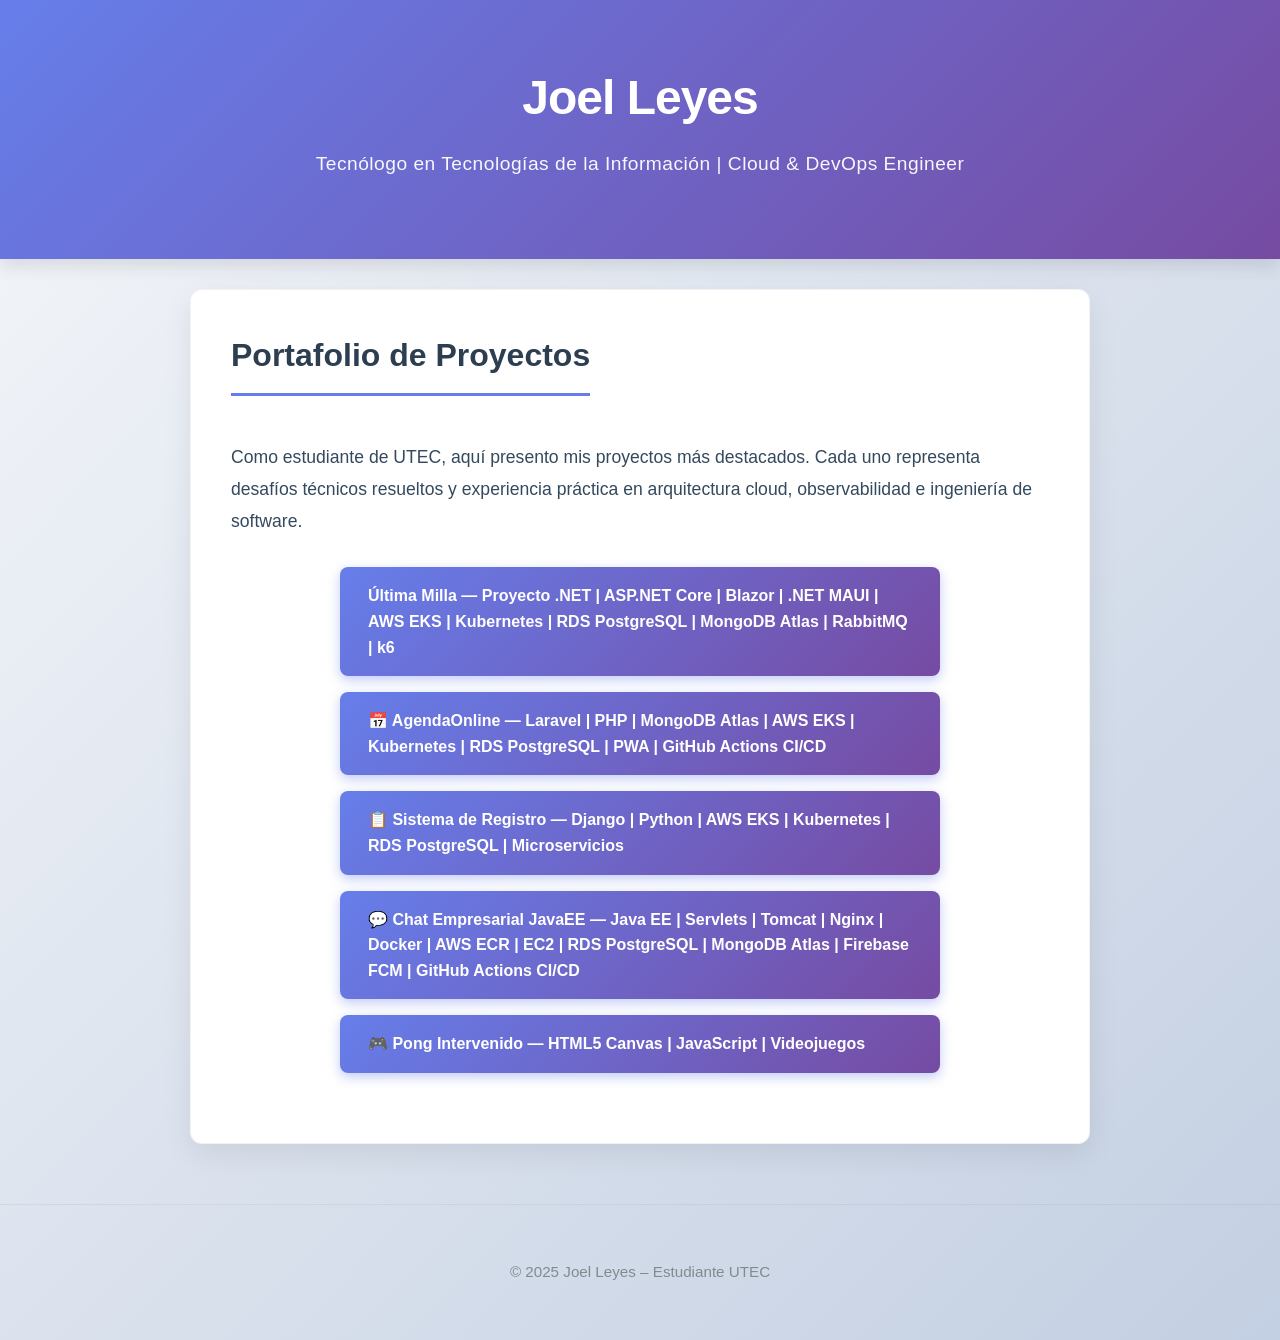
<file: index.html>
<!DOCTYPE html>
<html lang="es">
<head>
    <meta charset="UTF-8">
    <meta name="viewport" content="width=device-width, initial-scale=1.0">
    <title>Portafolio – Joel Leyes</title>
    <link rel="stylesheet" href="css/styles.css">
</head>

<body>

    <header>
        <h1>Joel Leyes</h1>
        <p class="subtitulo">Tecnólogo en Tecnologías de la Información | Cloud & DevOps Engineer</p>
    </header>

    <section class="proyecto">
        <h2>Portafolio de Proyectos</h2>
        <p class="descripcion">
            Como estudiante de UTEC, aquí presento mis proyectos más destacados. Cada uno representa desafíos técnicos resueltos y experiencia práctica en arquitectura cloud, observabilidad e ingeniería de software.
        </p>

        <div class="links-proyectos">
            <a href="ultimaMilla.html" class="enlace-proyecto">Última Milla — Proyecto .NET | ASP.NET Core | Blazor | .NET MAUI | AWS EKS | Kubernetes | RDS PostgreSQL | MongoDB Atlas | RabbitMQ | k6</a>
            <a href="PHP/proyecto-agenda.html" class="enlace-proyecto">📅 AgendaOnline — Laravel | PHP | MongoDB Atlas | AWS EKS | Kubernetes | RDS PostgreSQL | PWA | GitHub Actions CI/CD</a>
            <a href="Python/proyecto-registro.html" class="enlace-proyecto">📋 Sistema de Registro — Django | Python | AWS EKS | Kubernetes | RDS PostgreSQL | Microservicios</a>
            <a href="Java/proyecto-java.html" class="enlace-proyecto">💬 Chat Empresarial JavaEE — Java EE | Servlets | Tomcat | Nginx | Docker | AWS ECR | EC2 | RDS PostgreSQL | MongoDB Atlas | Firebase FCM | GitHub Actions CI/CD</a>
            <a href="Laboratorio3_Juegos/" class="enlace-proyecto">🎮 Pong Intervenido — HTML5 Canvas | JavaScript | Videojuegos</a>
        </div>

    </section>

    <footer>
        <p>© 2025 Joel Leyes – Estudiante UTEC</p>
    </footer>

</body>
</html>
</file>
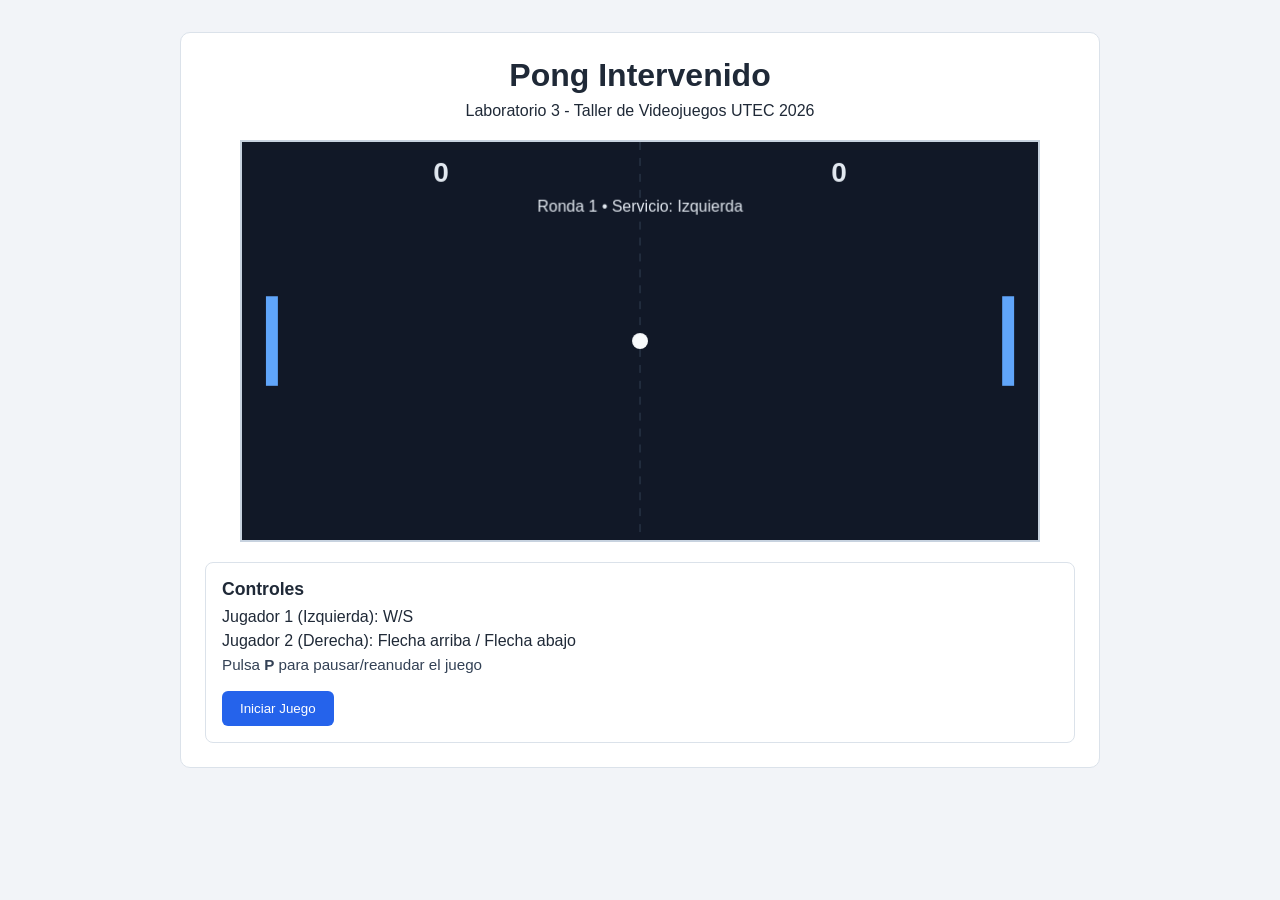
<file: Laboratorio3_Juegos/index.html>
<!DOCTYPE html>
<html lang="es">
<head>
    <meta charset="UTF-8">
    <meta name="viewport" content="width=device-width, initial-scale=1.0">
    <title>Laboratorio 3 - Pong Intervenido</title>
    <link rel="stylesheet" href="styles.css">
</head>
<body>
    <main class="contenedor">
        <header class="encabezado">
            <h1>Pong Intervenido</h1>
            <p>Laboratorio 3 - Taller de Videojuegos UTEC 2026</p>
        </header>

        <section class="area-juego" aria-label="Area principal del juego">
            <canvas id="gameCanvas" width="800" height="400"></canvas>
        </section>

        <section class="panel" aria-label="Panel de controles">
            <h2>Controles</h2>
            <p>Jugador 1 (Izquierda): W/S</p>
            <p>Jugador 2 (Derecha): Flecha arriba / Flecha abajo</p>
            <p class="hint">Pulsa <strong>P</strong> para pausar/reanudar el juego</p>
            <button id="startBtn" type="button">Iniciar Juego</button>
        </section>
    </main>

    <script src="game.js"></script>
</body>
</html>
</file>
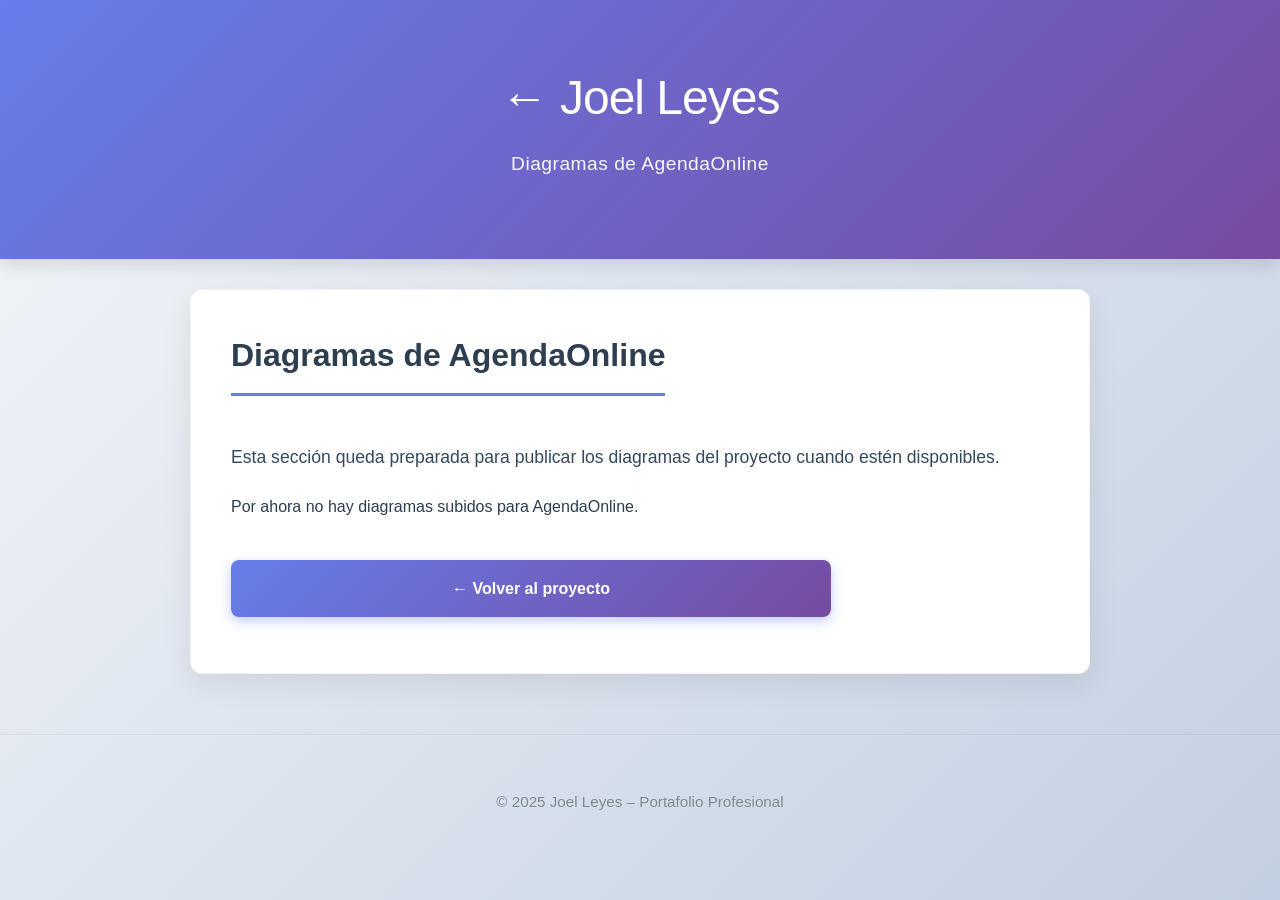
<file: diagramas-agenda.html>
<!DOCTYPE html>
<html lang="es">
<head>
    <meta charset="UTF-8">
    <meta name="viewport" content="width=device-width, initial-scale=1.0">
    <title>Diagramas de AgendaOnline – Joel Leyes</title>
    <link rel="stylesheet" href="css/styles.css">
</head>

<body>

    <header>
        <h1><a href="index.html" style="color: inherit; text-decoration: none;">← Joel Leyes</a></h1>
        <p class="subtitulo">Diagramas de AgendaOnline</p>
    </header>

    <section class="proyecto">
        <h2>Diagramas de AgendaOnline</h2>
        <p class="descripcion">
            Esta sección queda preparada para publicar los diagramas del proyecto cuando estén disponibles.
        </p>
        <p>
            Por ahora no hay diagramas subidos para AgendaOnline.
        </p>
        <p style="margin-top: 40px; text-align: center;">
            <a href="proyecto-agenda.html" class="enlace-proyecto">← Volver al proyecto</a>
        </p>
    </section>

    <footer>
        <p>© 2025 Joel Leyes – Portafolio Profesional</p>
    </footer>

</body>
</html>
</file>
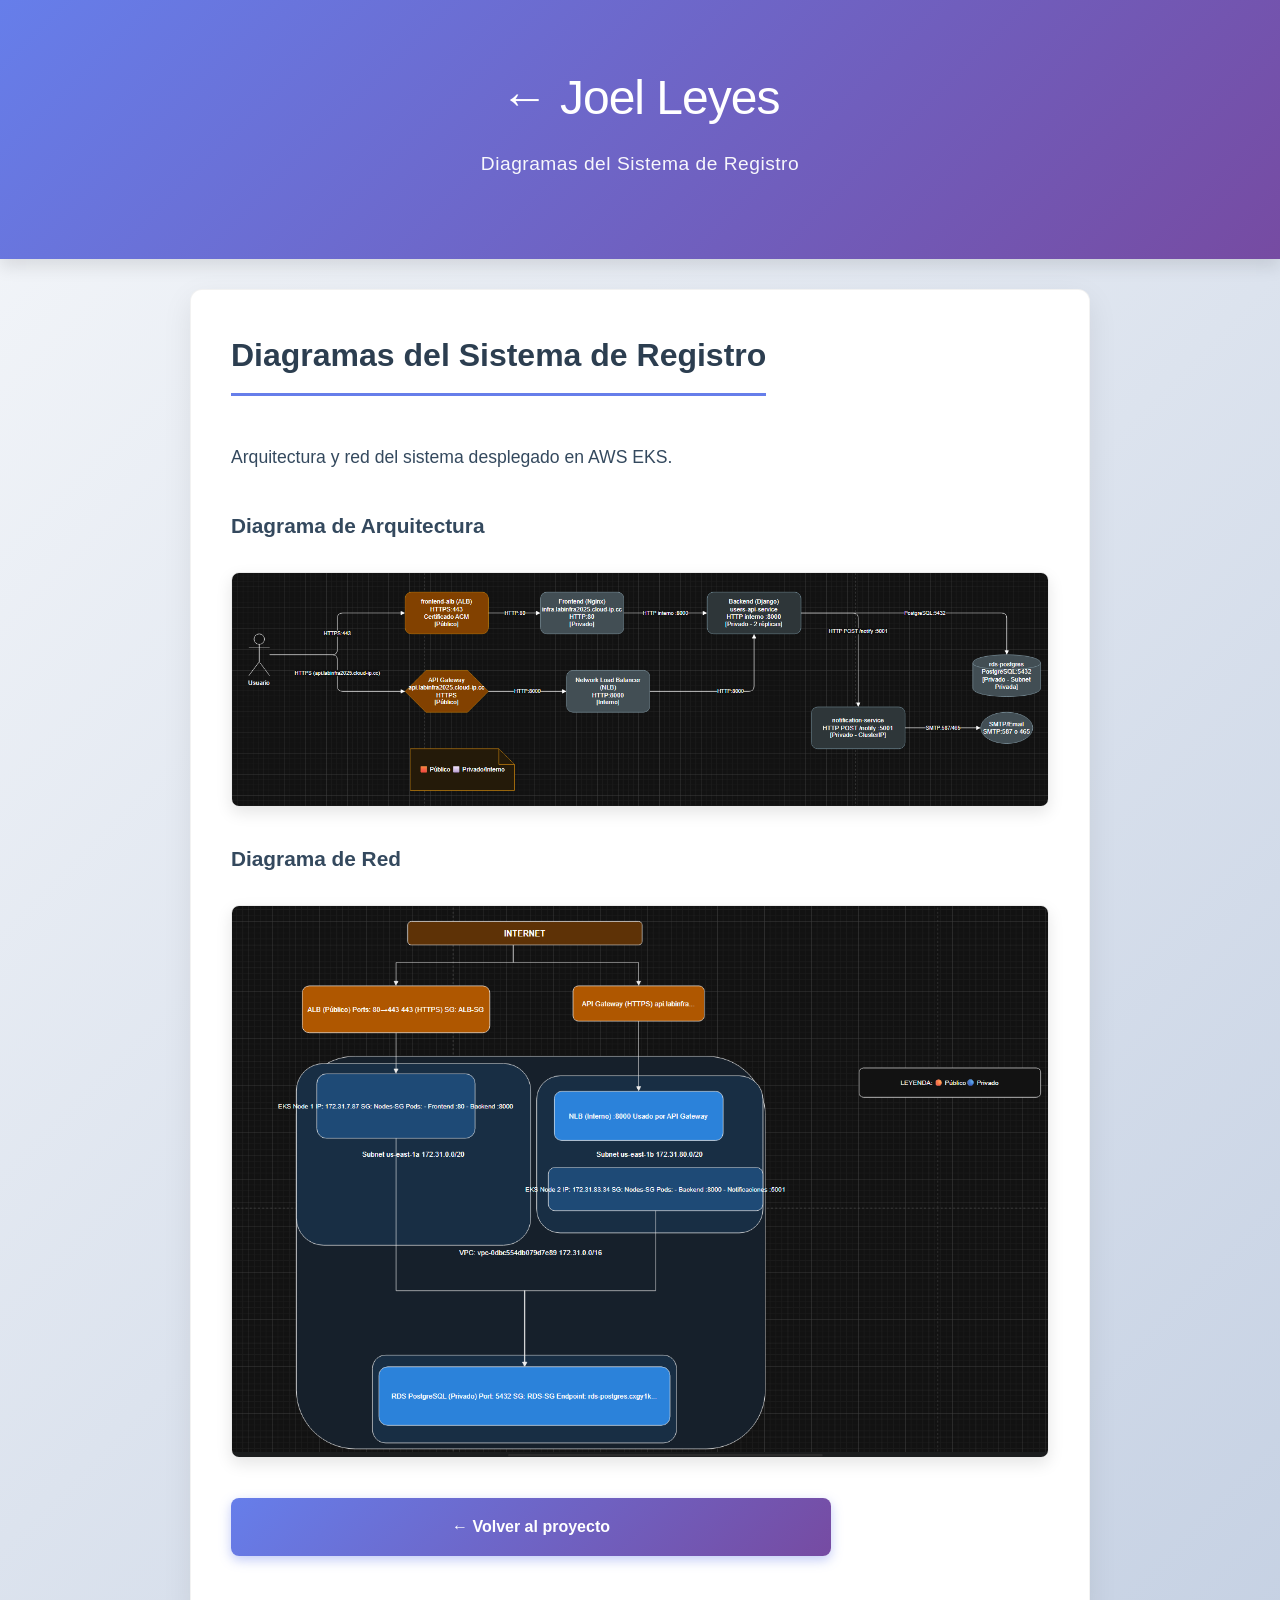
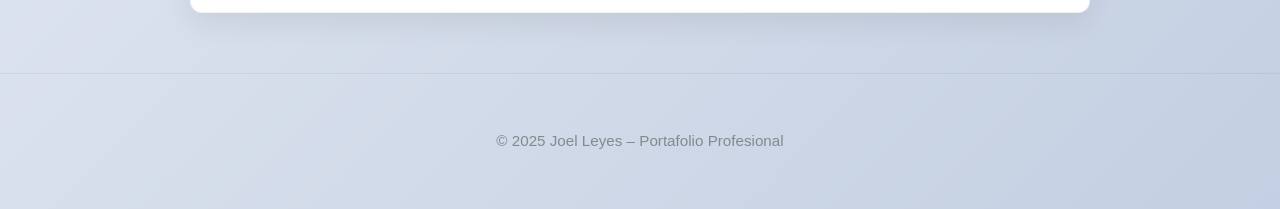
<file: diagramas-registro.html>
<!DOCTYPE html>
<html lang="es">
<head>
    <meta charset="UTF-8">
    <meta name="viewport" content="width=device-width, initial-scale=1.0">
    <title>Diagramas del Sistema de Registro – Joel Leyes</title>
    <link rel="stylesheet" href="css/styles.css">
</head>

<body>

    <header>
        <h1><a href="index.html" style="color: inherit; text-decoration: none;">← Joel Leyes</a></h1>
        <p class="subtitulo">Diagramas del Sistema de Registro</p>
    </header>

    <section class="proyecto">
        <h2>Diagramas del Sistema de Registro</h2>
        <p class="descripcion">
            Arquitectura y red del sistema desplegado en AWS EKS.
        </p>

        <h3>Diagrama de Arquitectura</h3>
        <img src="img/arquitectura.png" alt="Diagrama de Arquitectura de Microservicios" class="imagen-ejemplo">

        <h3>Diagrama de Red</h3>
        <img src="img/red.png" alt="Diagrama de Red AWS VPC" class="imagen-ejemplo">

        <p style="margin-top: 40px; text-align: center;">
            <a href="proyecto-registro.html" class="enlace-proyecto">← Volver al proyecto</a>
        </p>
    </section>

    <footer>
        <p>© 2025 Joel Leyes – Portafolio Profesional</p>
    </footer>

</body>
</html>
</file>
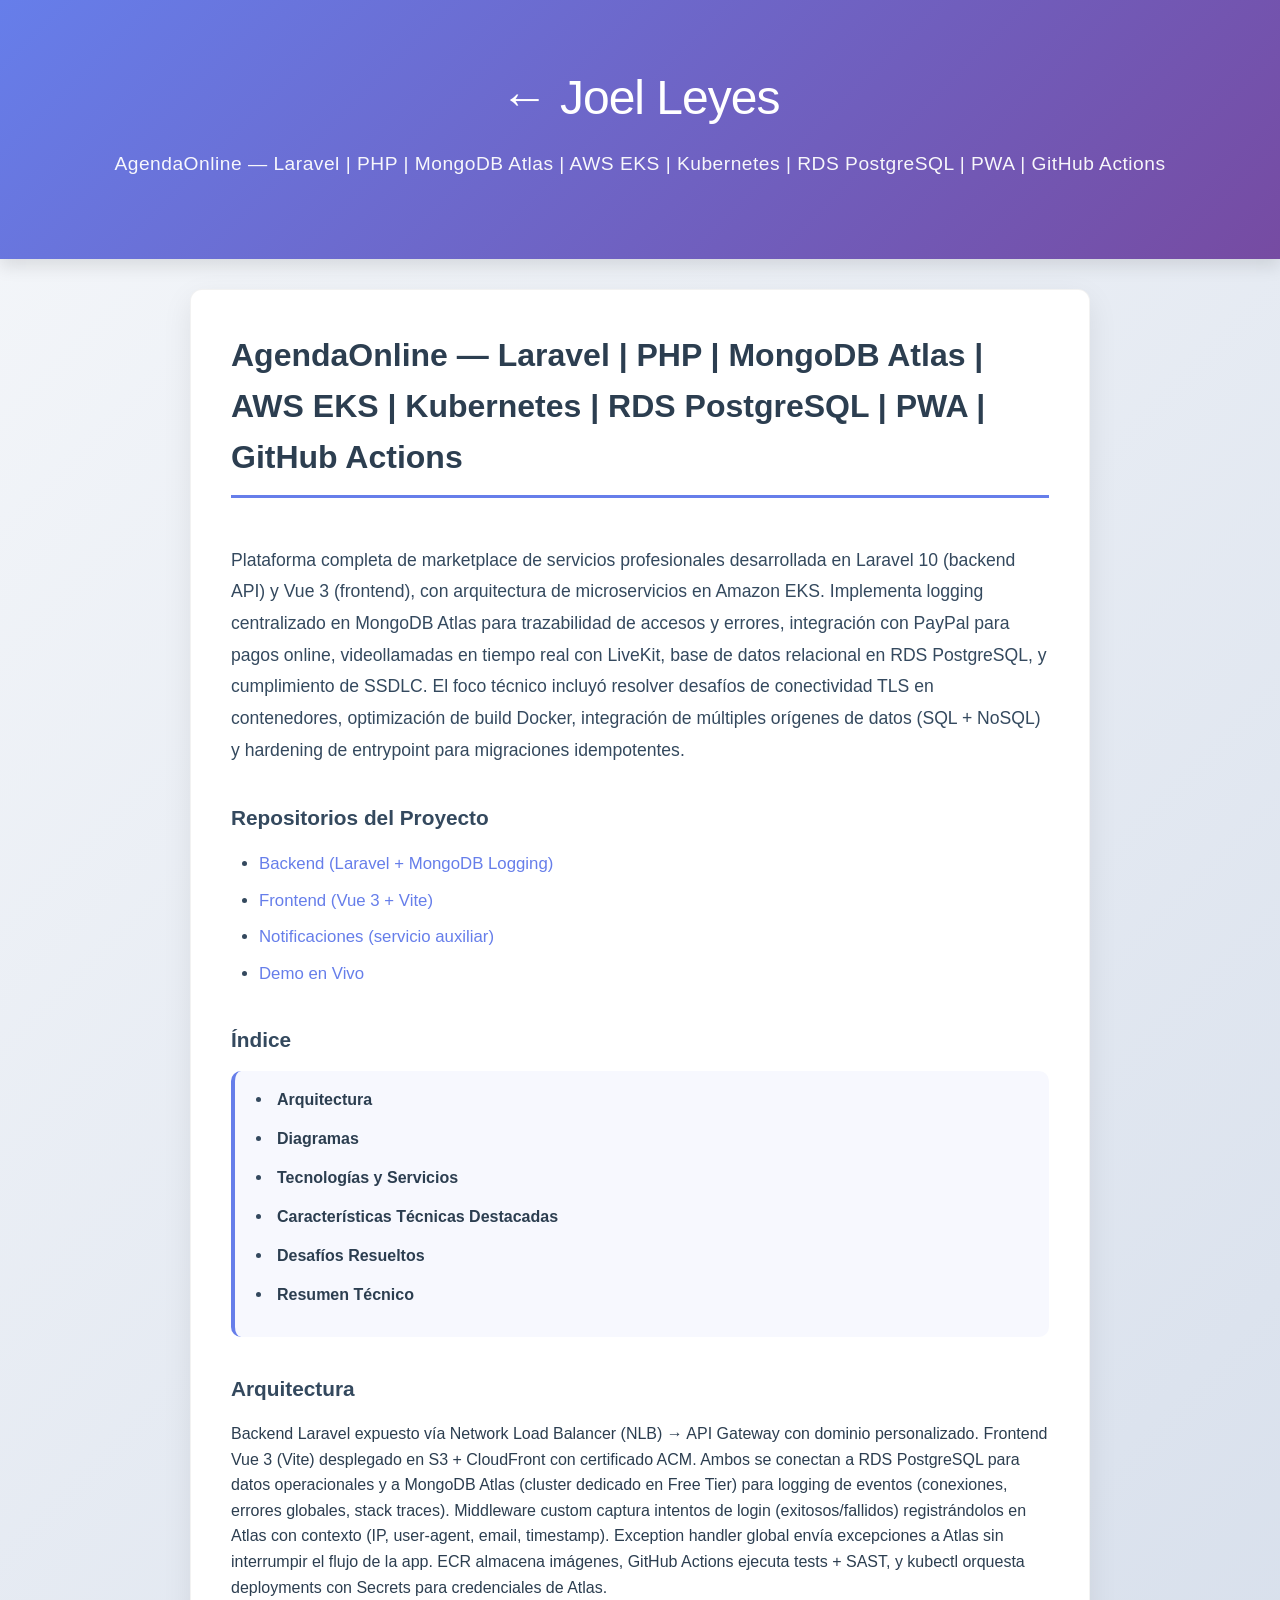
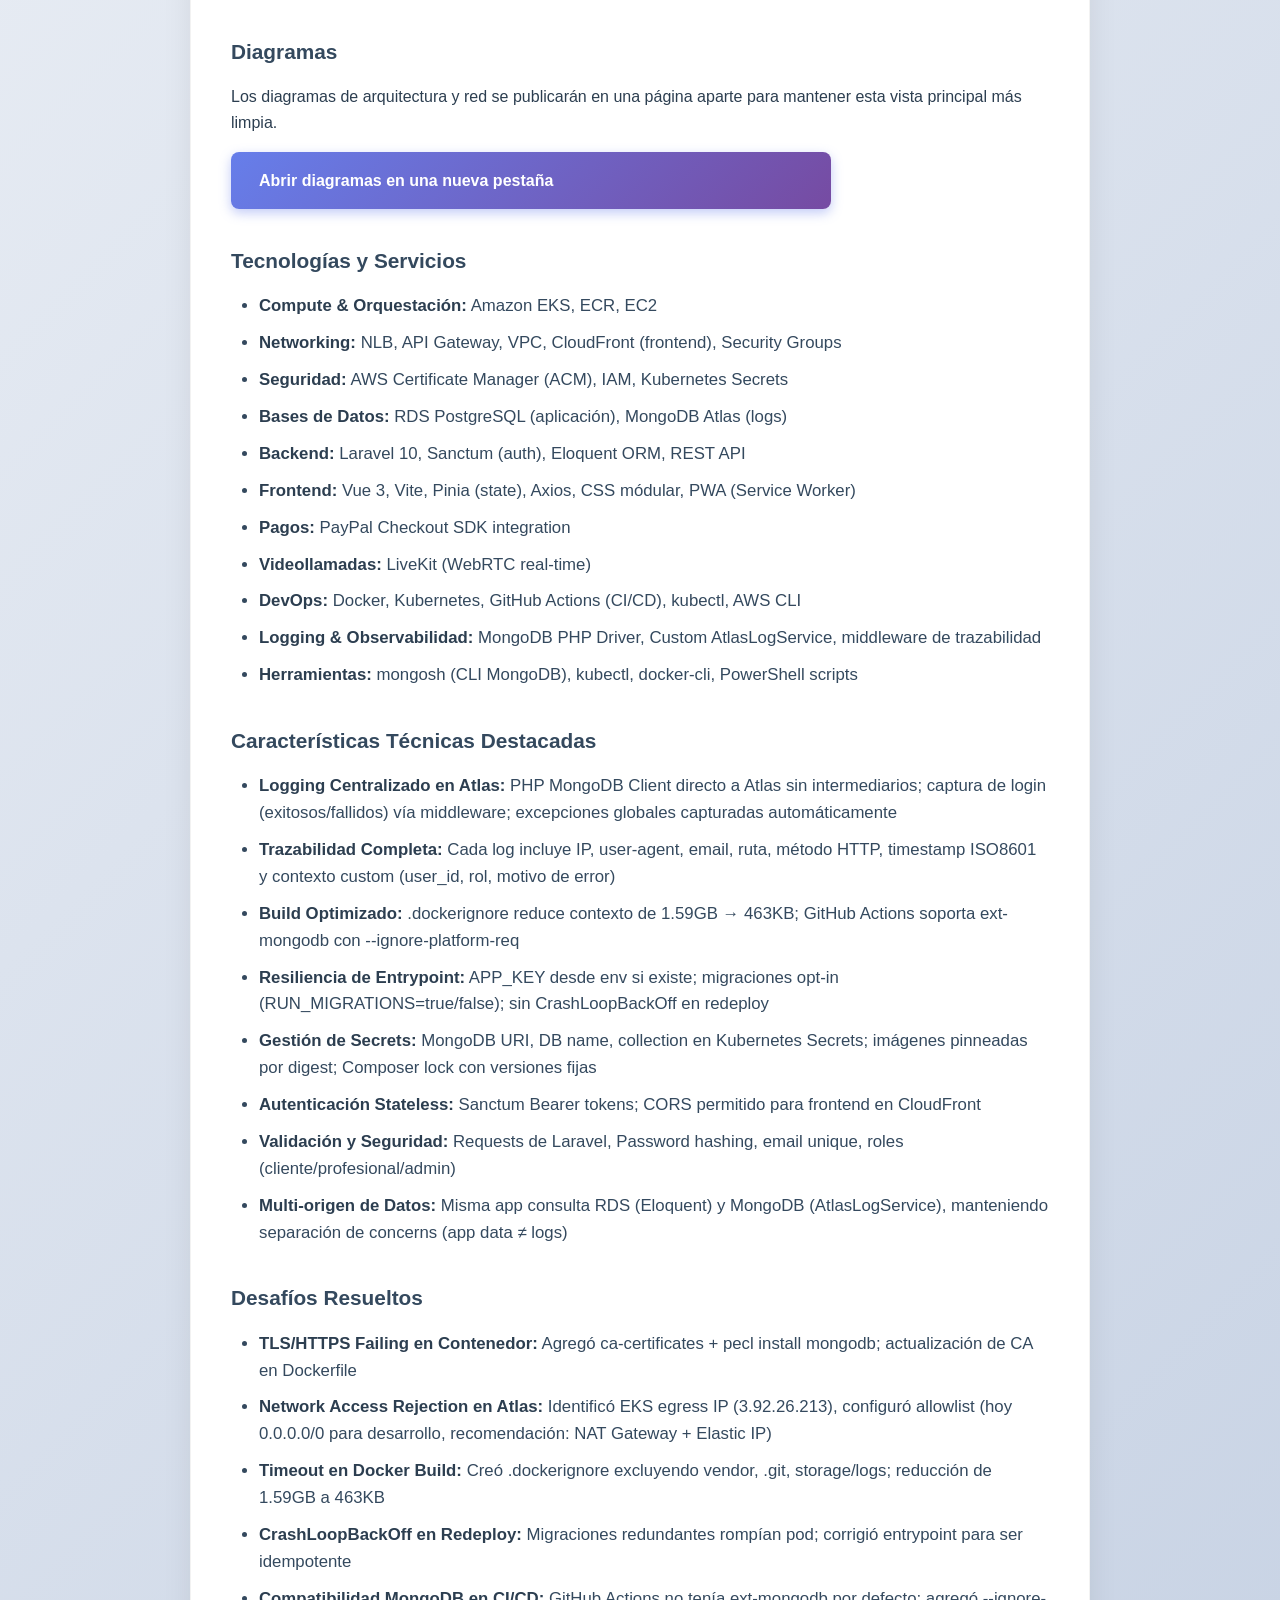
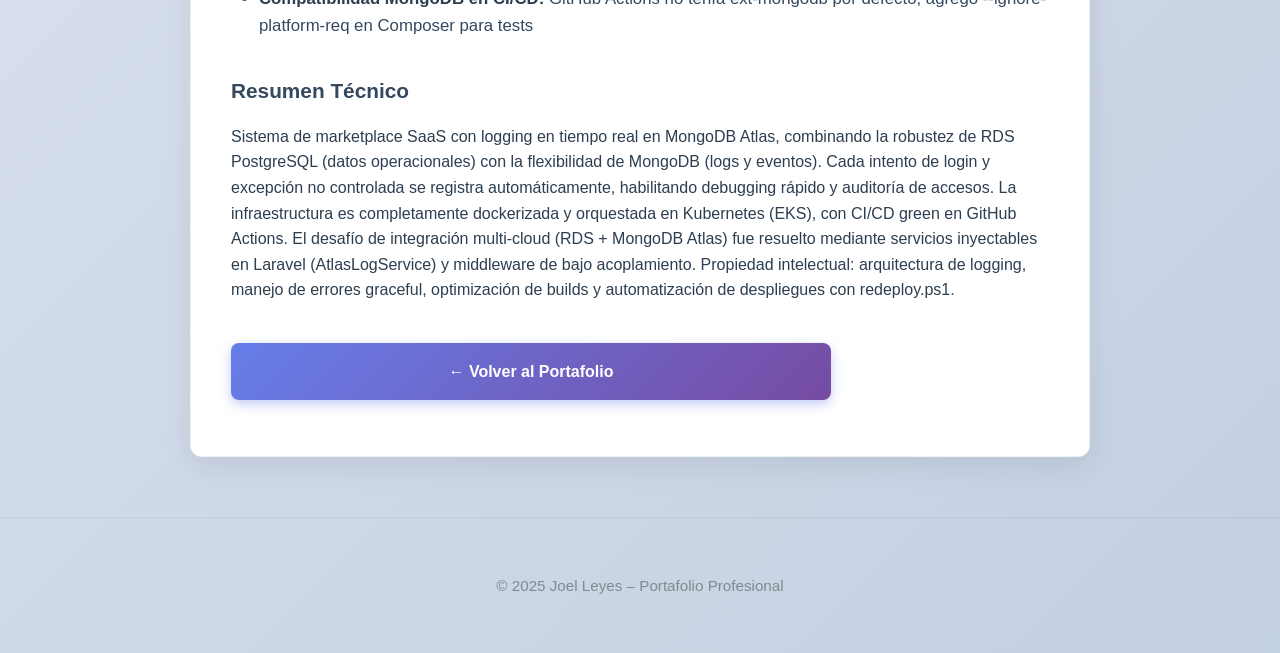
<file: proyecto-agenda.html>
<!DOCTYPE html>
<html lang="es">
<head>
    <meta charset="UTF-8">
    <meta name="viewport" content="width=device-width, initial-scale=1.0">
    <title>AgendaOnline – Joel Leyes</title>
    <link rel="stylesheet" href="css/styles.css">
</head>

<body>

    <header>
        <h1><a href="index.html" style="color: inherit; text-decoration: none;">← Joel Leyes</a></h1>
        <p class="subtitulo">AgendaOnline — Laravel | PHP | MongoDB Atlas | AWS EKS | Kubernetes | RDS PostgreSQL | PWA | GitHub Actions</p>
    </header>

    <section class="proyecto">
        <h2>AgendaOnline — Laravel | PHP | MongoDB Atlas | AWS EKS | Kubernetes | RDS PostgreSQL | PWA | GitHub Actions</h2>
        <p class="descripcion">
            Plataforma completa de marketplace de servicios profesionales desarrollada en Laravel 10 (backend API) 
            y Vue 3 (frontend), con arquitectura de microservicios en Amazon EKS. Implementa logging centralizado en 
            MongoDB Atlas para trazabilidad de accesos y errores, integración con PayPal para pagos online, videollamadas 
            en tiempo real con LiveKit, base de datos relacional en RDS PostgreSQL, y cumplimiento de SSDLC. 
            El foco técnico incluyó resolver desafíos de conectividad TLS en contenedores, optimización de build Docker, 
            integración de múltiples orígenes de datos (SQL + NoSQL) y hardening de entrypoint para migraciones idempotentes.
        </p>

        <h3>Repositorios del Proyecto</h3>
        <ul>
            <li><a href="https://github.com/JoelLeyes/Backend_Proyecto_PHP/" target="_blank">Backend (Laravel + MongoDB Logging)</a></li>
            <li><a href="https://github.com/JoelLeyes/Frontend_Proyecto_PHP/" target="_blank">Frontend (Vue 3 + Vite)</a></li>
            <li><a href="https://github.com/JoelLeyes/Notificaciones_Proyecto_PHP" target="_blank">Notificaciones (servicio auxiliar)</a></li>
            <li><a href="https://app.agendaonline.cloud-ip.cc" target="_blank">Demo en Vivo</a></li>
        </ul>

        <h3>Índice</h3>
        <ul class="indice-proyecto">
            <li><a href="#arquitectura">Arquitectura</a></li>
            <li><a href="#diagramas">Diagramas</a></li>
            <li><a href="#tecnologias-servicios">Tecnologías y Servicios</a></li>
            <li><a href="#caracteristicas-destacadas">Características Técnicas Destacadas</a></li>
            <li><a href="#desafios-resueltos">Desafíos Resueltos</a></li>
            <li><a href="#resumen-tecnico">Resumen Técnico</a></li>
        </ul>

        <h3 id="arquitectura">Arquitectura</h3>
        <p>
            Backend Laravel expuesto vía Network Load Balancer (NLB) → API Gateway con dominio personalizado. 
            Frontend Vue 3 (Vite) desplegado en S3 + CloudFront con certificado ACM. Ambos se conectan a RDS PostgreSQL 
            para datos operacionales y a MongoDB Atlas (cluster dedicado en Free Tier) para logging de eventos (conexiones, 
            errores globales, stack traces). Middleware custom captura intentos de login (exitosos/fallidos) registrándolos 
            en Atlas con contexto (IP, user-agent, email, timestamp). Exception handler global envía excepciones a Atlas sin 
            interrumpir el flujo de la app. ECR almacena imágenes, GitHub Actions ejecuta tests + SAST, y kubectl orquesta 
            deployments con Secrets para credenciales de Atlas.
        </p>

        <h3 id="diagramas">Diagramas</h3>
        <p>
            Los diagramas de arquitectura y red se publicarán en una página aparte para mantener esta vista principal más limpia.
        </p>
        <p>
            <a href="diagramas-agenda.html" target="_blank" class="enlace-proyecto">Abrir diagramas en una nueva pestaña</a>
        </p>

        <h3 id="tecnologias-servicios">Tecnologías y Servicios</h3>
        <ul>
            <li><strong>Compute & Orquestación:</strong> Amazon EKS, ECR, EC2</li>
            <li><strong>Networking:</strong> NLB, API Gateway, VPC, CloudFront (frontend), Security Groups</li>
            <li><strong>Seguridad:</strong> AWS Certificate Manager (ACM), IAM, Kubernetes Secrets</li>
            <li><strong>Bases de Datos:</strong> RDS PostgreSQL (aplicación), MongoDB Atlas (logs)</li>
            <li><strong>Backend:</strong> Laravel 10, Sanctum (auth), Eloquent ORM, REST API</li>
            <li><strong>Frontend:</strong> Vue 3, Vite, Pinia (state), Axios, CSS módular, PWA (Service Worker)</li>
            <li><strong>Pagos:</strong> PayPal Checkout SDK integration</li>
            <li><strong>Videollamadas:</strong> LiveKit (WebRTC real-time)</li>
            <li><strong>DevOps:</strong> Docker, Kubernetes, GitHub Actions (CI/CD), kubectl, AWS CLI</li>
            <li><strong>Logging & Observabilidad:</strong> MongoDB PHP Driver, Custom AtlasLogService, middleware de trazabilidad</li>
            <li><strong>Herramientas:</strong> mongosh (CLI MongoDB), kubectl, docker-cli, PowerShell scripts</li>
        </ul>

        <h3 id="caracteristicas-destacadas">Características Técnicas Destacadas</h3>
        <ul>
            <li><strong>Logging Centralizado en Atlas:</strong> PHP MongoDB Client directo a Atlas sin intermediarios; captura de login (exitosos/fallidos) vía middleware; excepciones globales capturadas automáticamente</li>
            <li><strong>Trazabilidad Completa:</strong> Cada log incluye IP, user-agent, email, ruta, método HTTP, timestamp ISO8601 y contexto custom (user_id, rol, motivo de error)</li>
            <li><strong>Build Optimizado:</strong> .dockerignore reduce contexto de 1.59GB → 463KB; GitHub Actions soporta ext-mongodb con --ignore-platform-req</li>
            <li><strong>Resiliencia de Entrypoint:</strong> APP_KEY desde env si existe; migraciones opt-in (RUN_MIGRATIONS=true/false); sin CrashLoopBackOff en redeploy</li>
            <li><strong>Gestión de Secrets:</strong> MongoDB URI, DB name, collection en Kubernetes Secrets; imágenes pinneadas por digest; Composer lock con versiones fijas</li>
            <li><strong>Autenticación Stateless:</strong> Sanctum Bearer tokens; CORS permitido para frontend en CloudFront</li>
            <li><strong>Validación y Seguridad:</strong> Requests de Laravel, Password hashing, email unique, roles (cliente/profesional/admin)</li>
            <li><strong>Multi-origen de Datos:</strong> Misma app consulta RDS (Eloquent) y MongoDB (AtlasLogService), manteniendo separación de concerns (app data ≠ logs)</li>
        </ul>

        <h3 id="desafios-resueltos">Desafíos Resueltos</h3>
        <ul>
            <li><strong>TLS/HTTPS Failing en Contenedor:</strong> Agregó ca-certificates + pecl install mongodb; actualización de CA en Dockerfile</li>
            <li><strong>Network Access Rejection en Atlas:</strong> Identificó EKS egress IP (3.92.26.213), configuró allowlist (hoy 0.0.0.0/0 para desarrollo, recomendación: NAT Gateway + Elastic IP)</li>
            <li><strong>Timeout en Docker Build:</strong> Creó .dockerignore excluyendo vendor, .git, storage/logs; reducción de 1.59GB a 463KB</li>
            <li><strong>CrashLoopBackOff en Redeploy:</strong> Migraciones redundantes rompían pod; corrigió entrypoint para ser idempotente</li>
            <li><strong>Compatibilidad MongoDB en CI/CD:</strong> GitHub Actions no tenía ext-mongodb por defecto; agregó --ignore-platform-req en Composer para tests</li>
        </ul>

        <h3 id="resumen-tecnico">Resumen Técnico</h3>
        <p>
            Sistema de marketplace SaaS con logging en tiempo real en MongoDB Atlas, combinando la robustez de RDS PostgreSQL 
            (datos operacionales) con la flexibilidad de MongoDB (logs y eventos). Cada intento de login y excepción no controlada 
            se registra automáticamente, habilitando debugging rápido y auditoría de accesos. La infraestructura es completamente 
            dockerizada y orquestada en Kubernetes (EKS), con CI/CD green en GitHub Actions. El desafío de integración multi-cloud 
            (RDS + MongoDB Atlas) fue resuelto mediante servicios inyectables en Laravel (AtlasLogService) y middleware de bajo acoplamiento. 
            Propiedad intelectual: arquitectura de logging, manejo de errores graceful, optimización de builds y automatización de 
            despliegues con redeploy.ps1.
        </p>

        <p style="margin-top: 40px; text-align: center;">
            <a href="index.html" class="enlace-proyecto">← Volver al Portafolio</a>
        </p>

    </section>

    <footer>
        <p>© 2025 Joel Leyes – Portafolio Profesional</p>
    </footer>

</body>
</html>
</file>
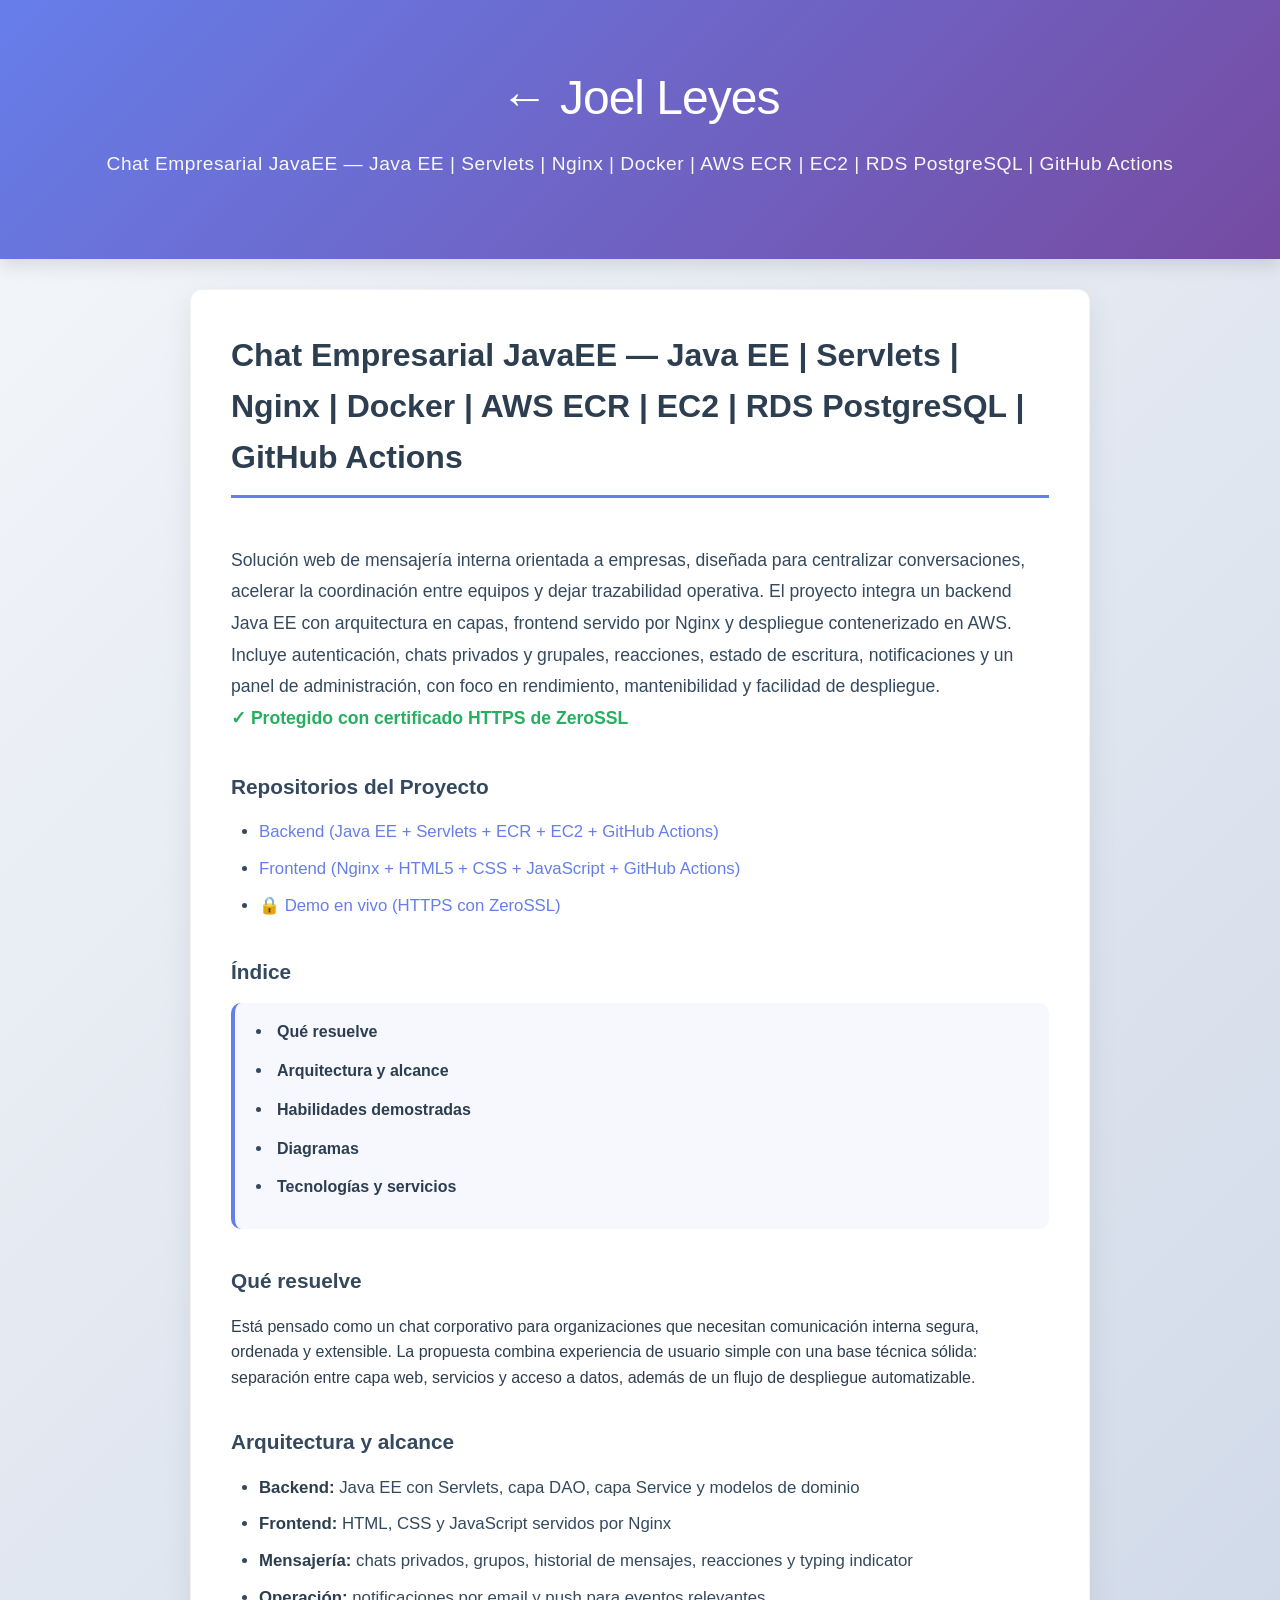
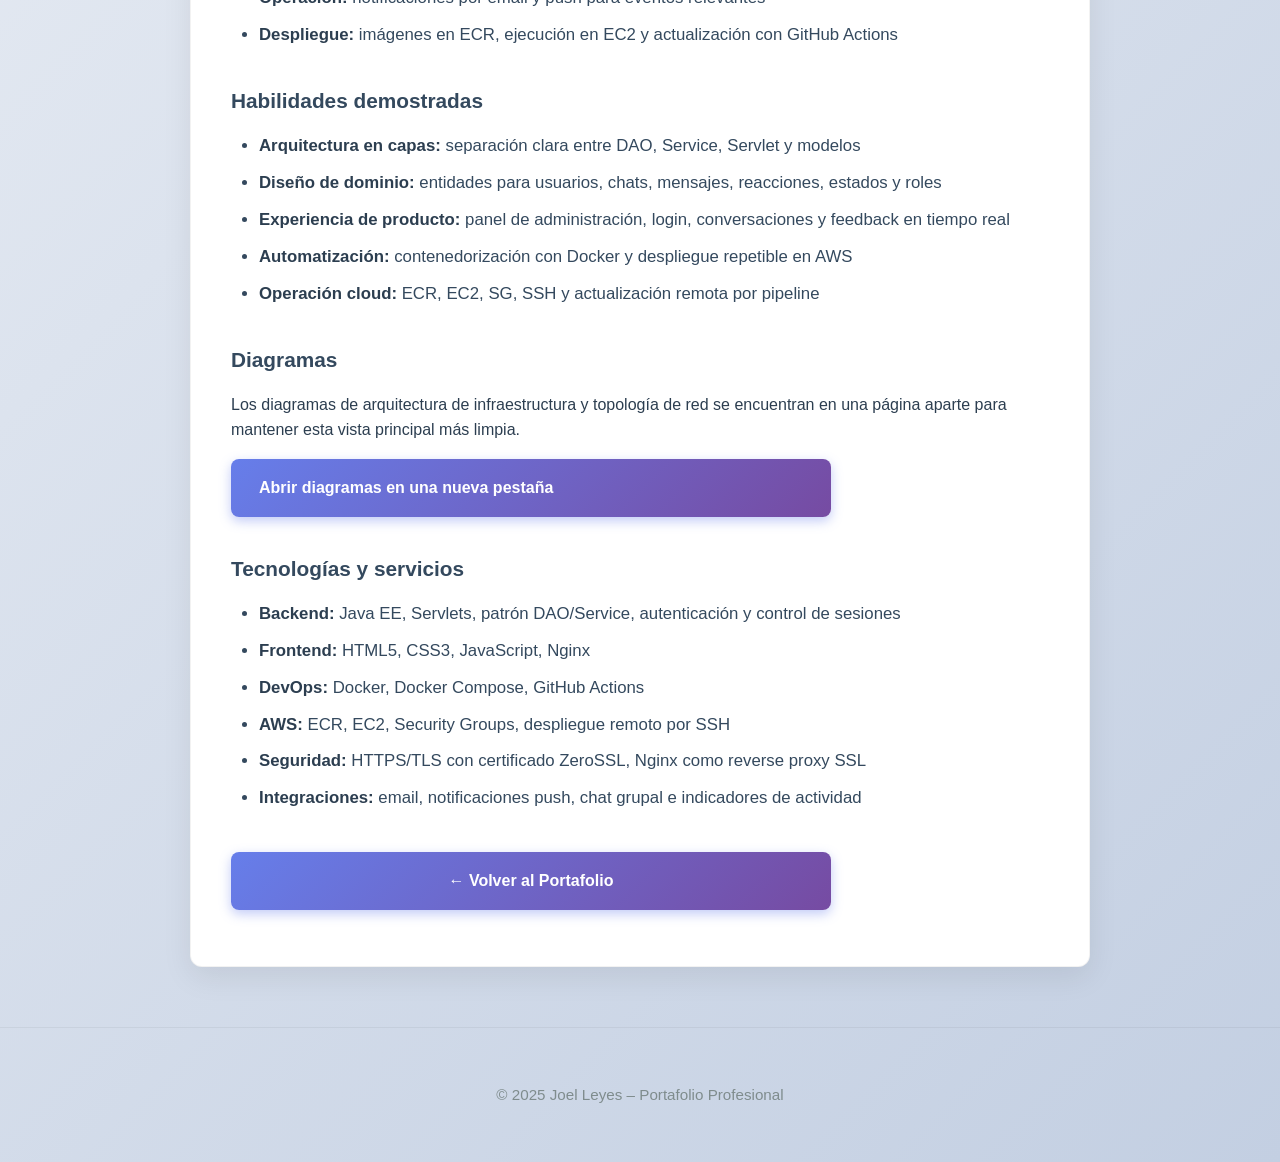
<file: proyecto-java.html>
<!DOCTYPE html>
<html lang="es">
<head>
    <meta charset="UTF-8">
    <meta name="viewport" content="width=device-width, initial-scale=1.0">
    <title>Chat Empresarial JavaEE – Joel Leyes</title>
    <link rel="stylesheet" href="css/styles.css">
</head>

<body>

    <header>
        <h1><a href="index.html" style="color: inherit; text-decoration: none;">← Joel Leyes</a></h1>
        <p class="subtitulo">Chat Empresarial JavaEE — Java EE | Servlets | Nginx | Docker | AWS ECR | EC2 | RDS PostgreSQL | GitHub Actions</p>
    </header>

    <section class="proyecto">
        <h2>Chat Empresarial JavaEE — Java EE | Servlets | Nginx | Docker | AWS ECR | EC2 | RDS PostgreSQL | GitHub Actions</h2>
        <p class="descripcion">
            Solución web de mensajería interna orientada a empresas, diseñada para centralizar conversaciones,
            acelerar la coordinación entre equipos y dejar trazabilidad operativa. El proyecto integra un backend
            Java EE con arquitectura en capas, frontend servido por Nginx y despliegue contenerizado en AWS.
            Incluye autenticación, chats privados y grupales, reacciones, estado de escritura, notificaciones y
            un panel de administración, con foco en rendimiento, mantenibilidad y facilidad de despliegue.
            <br><strong style="color: #27ae60;">✓ Protegido con certificado HTTPS de ZeroSSL</strong>
        </p>

        <h3>Repositorios del Proyecto</h3>
        <ul>
            <li><a href="https://github.com/JoelLeyes/Backend_Proyecto_JavaEE" target="_blank">Backend (Java EE + Servlets + ECR + EC2 + GitHub Actions)</a></li>
            <li><a href="https://github.com/JoelLeyes/Frontend_Proyecto_JavaEE" target="_blank">Frontend (Nginx + HTML5 + CSS + JavaScript + GitHub Actions)</a></li>
            <li><a href="https://nexolab.cloud-ip.cc" target="_blank">🔒 Demo en vivo (HTTPS con ZeroSSL)</a></li>
        </ul>

        <h3>Índice</h3>
        <ul class="indice-proyecto">
            <li><a href="#que-resuelve">Qué resuelve</a></li>
            <li><a href="#arquitectura-alcance">Arquitectura y alcance</a></li>
            <li><a href="#habilidades">Habilidades demostradas</a></li>
            <li><a href="#diagramas">Diagramas</a></li>
            <li><a href="#tecnologias">Tecnologías y servicios</a></li>
        </ul>

        <h3 id="que-resuelve">Qué resuelve</h3>
        <p>
            Está pensado como un chat corporativo para organizaciones que necesitan comunicación interna segura,
            ordenada y extensible. La propuesta combina experiencia de usuario simple con una base técnica sólida:
            separación entre capa web, servicios y acceso a datos, además de un flujo de despliegue automatizable.
        </p>

        <h3 id="arquitectura-alcance">Arquitectura y alcance</h3>
        <ul>
            <li><strong>Backend:</strong> Java EE con Servlets, capa DAO, capa Service y modelos de dominio</li>
            <li><strong>Frontend:</strong> HTML, CSS y JavaScript servidos por Nginx</li>
            <li><strong>Mensajería:</strong> chats privados, grupos, historial de mensajes, reacciones y typing indicator</li>
            <li><strong>Operación:</strong> notificaciones por email y push para eventos relevantes</li>
            <li><strong>Despliegue:</strong> imágenes en ECR, ejecución en EC2 y actualización con GitHub Actions</li>
        </ul>

        <h3 id="habilidades">Habilidades demostradas</h3>
        <ul>
            <li><strong>Arquitectura en capas:</strong> separación clara entre DAO, Service, Servlet y modelos</li>
            <li><strong>Diseño de dominio:</strong> entidades para usuarios, chats, mensajes, reacciones, estados y roles</li>
            <li><strong>Experiencia de producto:</strong> panel de administración, login, conversaciones y feedback en tiempo real</li>
            <li><strong>Automatización:</strong> contenedorización con Docker y despliegue repetible en AWS</li>
            <li><strong>Operación cloud:</strong> ECR, EC2, SG, SSH y actualización remota por pipeline</li>
        </ul>

        <h3 id="diagramas">Diagramas</h3>
        <p>
            Los diagramas de arquitectura de infraestructura y topología de red se encuentran en una página aparte para mantener esta vista principal más limpia.
        </p>
        <p>
            <a href="diagramas-java.html" target="_blank" class="enlace-proyecto">Abrir diagramas en una nueva pestaña</a>
        </p>

        <h3 id="tecnologias">Tecnologías y servicios</h3>
        <ul>
            <li><strong>Backend:</strong> Java EE, Servlets, patrón DAO/Service, autenticación y control de sesiones</li>
            <li><strong>Frontend:</strong> HTML5, CSS3, JavaScript, Nginx</li>
            <li><strong>DevOps:</strong> Docker, Docker Compose, GitHub Actions</li>
            <li><strong>AWS:</strong> ECR, EC2, Security Groups, despliegue remoto por SSH</li>
            <li><strong>Seguridad:</strong> HTTPS/TLS con certificado ZeroSSL, Nginx como reverse proxy SSL</li>
            <li><strong>Integraciones:</strong> email, notificaciones push, chat grupal e indicadores de actividad</li>
        </ul>

        <p style="margin-top: 40px; text-align: center;">
            <a href="index.html" class="enlace-proyecto">← Volver al Portafolio</a>
        </p>

    </section>

    <footer>
        <p>© 2025 Joel Leyes – Portafolio Profesional</p>
    </footer>

</body>
</html>
</file>
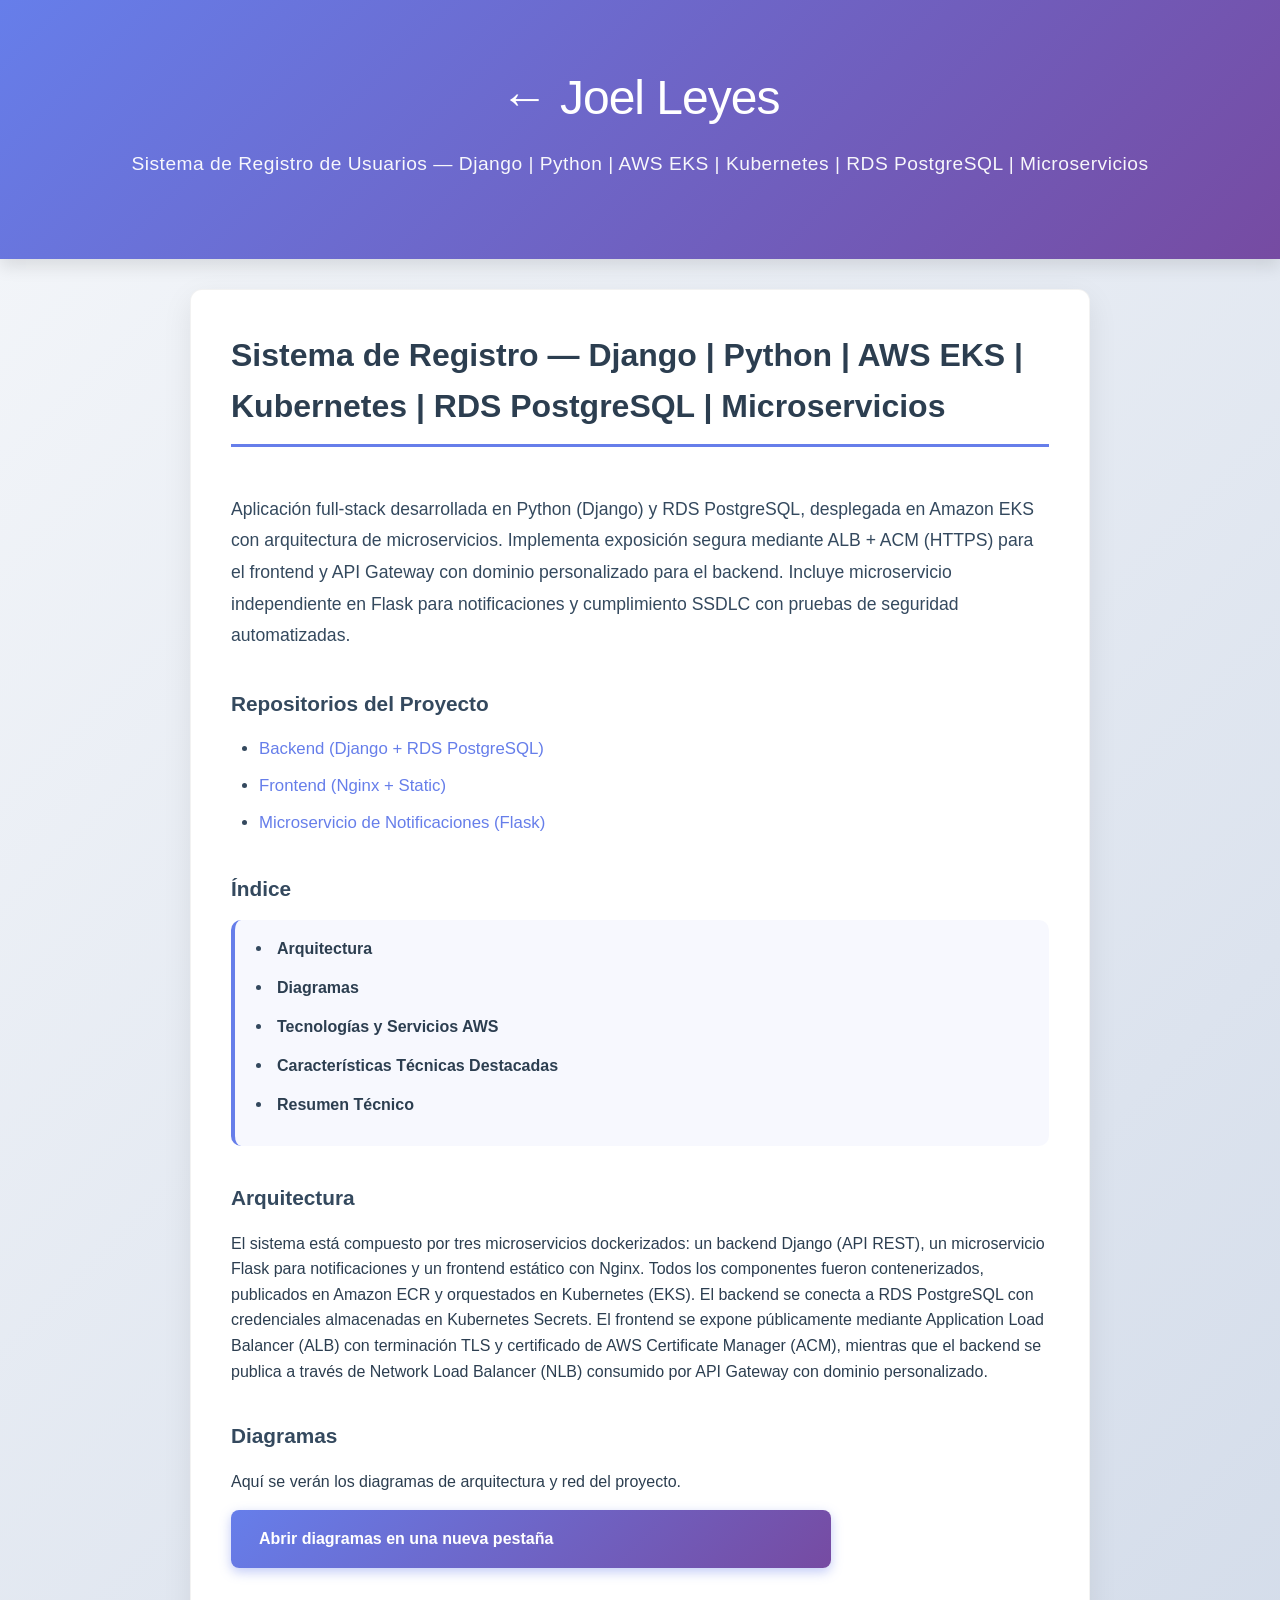
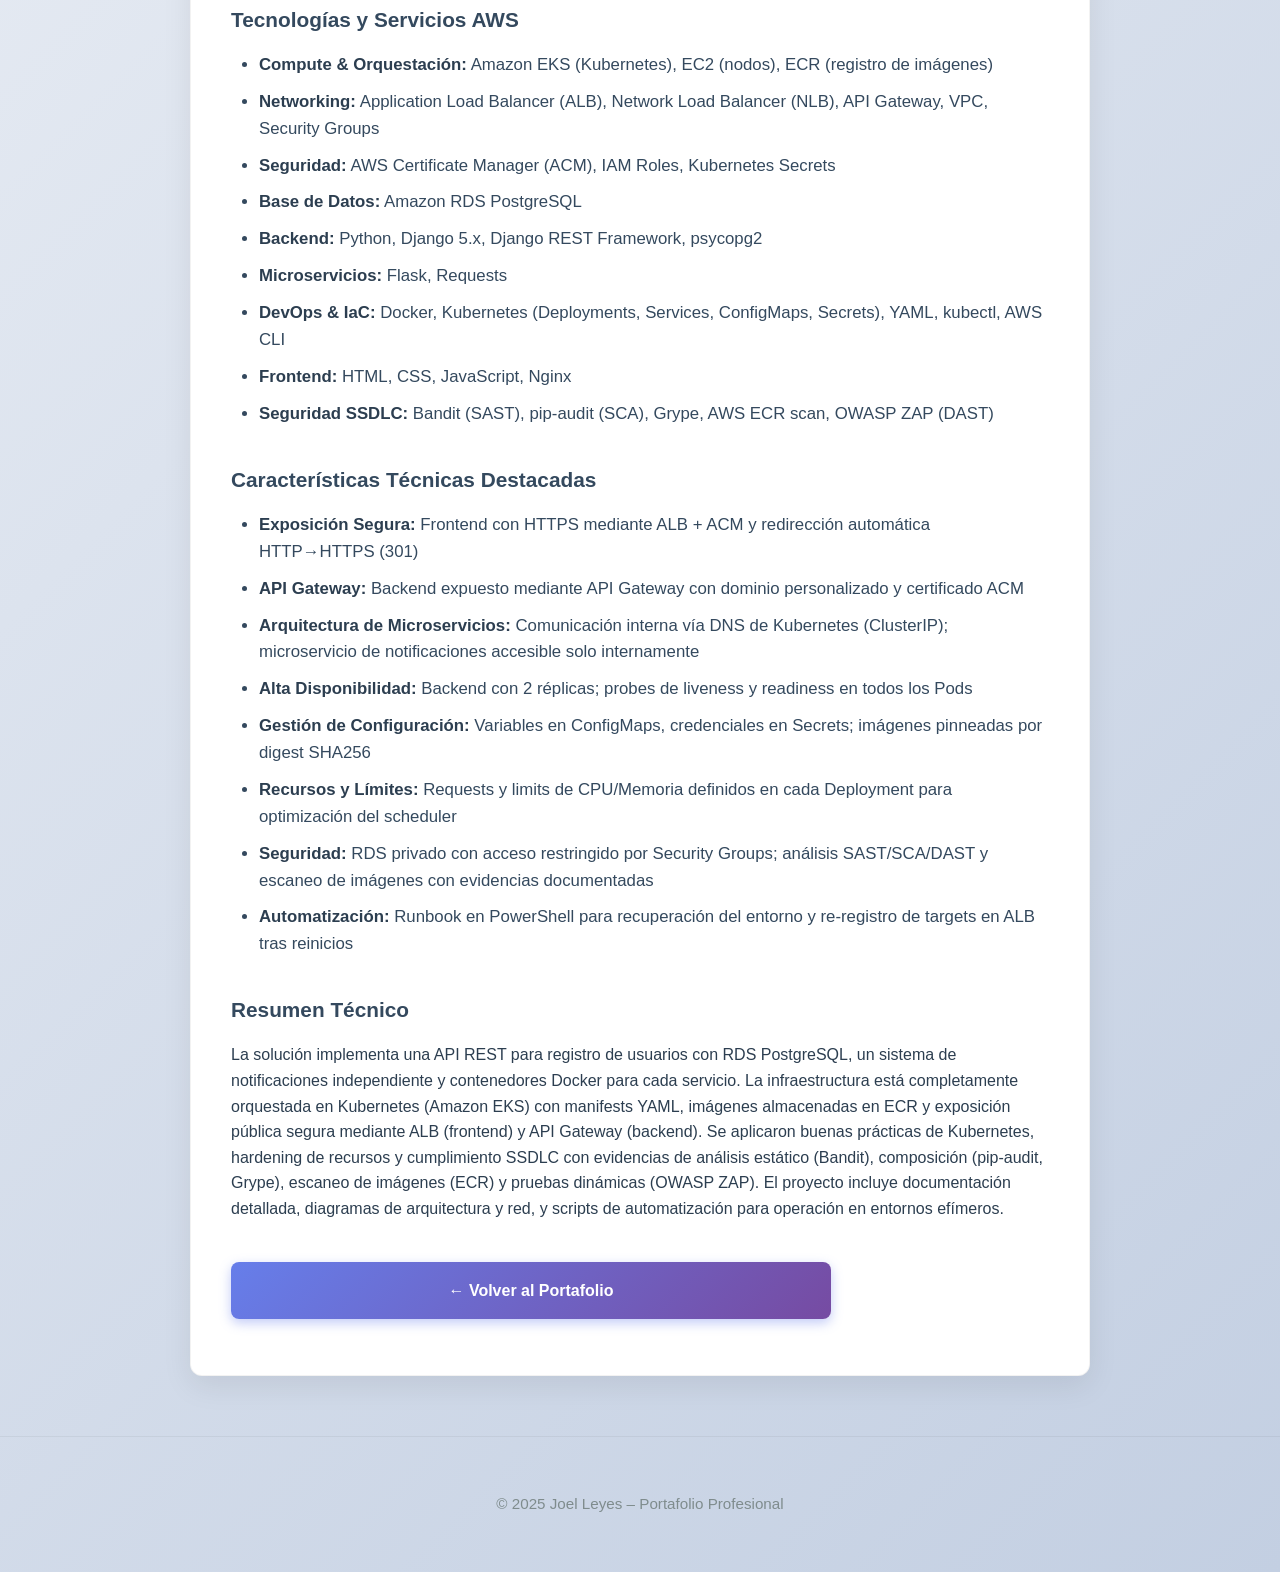
<file: proyecto-registro.html>
<!DOCTYPE html>
<html lang="es">
<head>
    <meta charset="UTF-8">
    <meta name="viewport" content="width=device-width, initial-scale=1.0">
    <title>Sistema de Registro en AWS – Joel Leyes</title>
    <link rel="stylesheet" href="css/styles.css">
</head>

<body>

    <header>
        <h1><a href="index.html" style="color: inherit; text-decoration: none;">← Joel Leyes</a></h1>
        <p class="subtitulo">Sistema de Registro de Usuarios — Django | Python | AWS EKS | Kubernetes | RDS PostgreSQL | Microservicios</p>
    </header>

    <section class="proyecto">
        <h2>Sistema de Registro — Django | Python | AWS EKS | Kubernetes | RDS PostgreSQL | Microservicios</h2>
        <p class="descripcion">
            Aplicación full-stack desarrollada en Python (Django) y RDS PostgreSQL, desplegada en 
            Amazon EKS con arquitectura de microservicios. Implementa exposición segura mediante 
            ALB + ACM (HTTPS) para el frontend y API Gateway con dominio personalizado para el backend. 
            Incluye microservicio independiente en Flask para notificaciones y cumplimiento SSDLC 
            con pruebas de seguridad automatizadas.
        </p>

        <h3>Repositorios del Proyecto</h3>
        <ul>
            <li><a href="https://github.com/JoelLeyes/BackEnd-proyecto_registro_usuarios" target="_blank">Backend (Django + RDS PostgreSQL)</a></li>
            <li><a href="https://github.com/JoelLeyes/FrontEnd-proyecto_registro_usuarios" target="_blank">Frontend (Nginx + Static)</a></li>
            <li><a href="https://github.com/JoelLeyes/Notificaciones-proyecto_registro_usuarios" target="_blank">Microservicio de Notificaciones (Flask)</a></li>
        </ul>

        <h3>Índice</h3>
        <ul class="indice-proyecto">
            <li><a href="#arquitectura">Arquitectura</a></li>
            <li><a href="#diagramas">Diagramas</a></li>
            <li><a href="#tecnologias-servicios-aws">Tecnologías y Servicios AWS</a></li>
            <li><a href="#caracteristicas-destacadas">Características Técnicas Destacadas</a></li>
            <li><a href="#resumen-tecnico">Resumen Técnico</a></li>
        </ul>

        <h3 id="arquitectura">Arquitectura</h3>
        <p>
            El sistema está compuesto por tres microservicios dockerizados: un backend Django (API REST), 
            un microservicio Flask para notificaciones y un frontend estático con Nginx. Todos los 
            componentes fueron contenerizados, publicados en Amazon ECR y orquestados en Kubernetes (EKS). 
            El backend se conecta a RDS PostgreSQL con credenciales almacenadas en Kubernetes Secrets. 
            El frontend se expone públicamente mediante Application Load Balancer (ALB) con terminación TLS y 
            certificado de AWS Certificate Manager (ACM), mientras que el backend se publica a través de 
            Network Load Balancer (NLB) consumido por API Gateway con dominio personalizado.
        </p>

        <h3 id="diagramas">Diagramas</h3>
        <p>
            Aquí se verán los diagramas de arquitectura y red del proyecto.
        </p>
        <p>
            <a href="diagramas-registro.html" target="_blank" class="enlace-proyecto">Abrir diagramas en una nueva pestaña</a>
        </p>

        <h3 id="tecnologias-servicios-aws">Tecnologías y Servicios AWS</h3>
        <ul>
            <li><strong>Compute & Orquestación:</strong> Amazon EKS (Kubernetes), EC2 (nodos), ECR (registro de imágenes)</li>
            <li><strong>Networking:</strong> Application Load Balancer (ALB), Network Load Balancer (NLB), API Gateway, VPC, Security Groups</li>
            <li><strong>Seguridad:</strong> AWS Certificate Manager (ACM), IAM Roles, Kubernetes Secrets</li>
            <li><strong>Base de Datos:</strong> Amazon RDS PostgreSQL</li>
            <li><strong>Backend:</strong> Python, Django 5.x, Django REST Framework, psycopg2</li>
            <li><strong>Microservicios:</strong> Flask, Requests</li>
            <li><strong>DevOps & IaC:</strong> Docker, Kubernetes (Deployments, Services, ConfigMaps, Secrets), YAML, kubectl, AWS CLI</li>
            <li><strong>Frontend:</strong> HTML, CSS, JavaScript, Nginx</li>
            <li><strong>Seguridad SSDLC:</strong> Bandit (SAST), pip-audit (SCA), Grype, AWS ECR scan, OWASP ZAP (DAST)</li>
        </ul>

        <h3 id="caracteristicas-destacadas">Características Técnicas Destacadas</h3>
        <ul>
            <li><strong>Exposición Segura:</strong> Frontend con HTTPS mediante ALB + ACM y redirección automática HTTP→HTTPS (301)</li>
            <li><strong>API Gateway:</strong> Backend expuesto mediante API Gateway con dominio personalizado y certificado ACM</li>
            <li><strong>Arquitectura de Microservicios:</strong> Comunicación interna vía DNS de Kubernetes (ClusterIP); microservicio de notificaciones accesible solo internamente</li>
            <li><strong>Alta Disponibilidad:</strong> Backend con 2 réplicas; probes de liveness y readiness en todos los Pods</li>
            <li><strong>Gestión de Configuración:</strong> Variables en ConfigMaps, credenciales en Secrets; imágenes pinneadas por digest SHA256</li>
            <li><strong>Recursos y Límites:</strong> Requests y limits de CPU/Memoria definidos en cada Deployment para optimización del scheduler</li>
            <li><strong>Seguridad:</strong> RDS privado con acceso restringido por Security Groups; análisis SAST/SCA/DAST y escaneo de imágenes con evidencias documentadas</li>
            <li><strong>Automatización:</strong> Runbook en PowerShell para recuperación del entorno y re-registro de targets en ALB tras reinicios</li>
        </ul>

        <h3 id="resumen-tecnico">Resumen Técnico</h3>
        <p>
            La solución implementa una API REST para registro de usuarios con RDS PostgreSQL, 
            un sistema de notificaciones independiente y contenedores Docker para cada servicio. 
            La infraestructura está completamente orquestada en Kubernetes (Amazon EKS) con manifests YAML, 
            imágenes almacenadas en ECR y exposición pública segura mediante ALB (frontend) y API Gateway (backend). 
            Se aplicaron buenas prácticas de Kubernetes, hardening de recursos y cumplimiento SSDLC con evidencias 
            de análisis estático (Bandit), composición (pip-audit, Grype), escaneo de imágenes (ECR) y pruebas 
            dinámicas (OWASP ZAP). El proyecto incluye documentación detallada, diagramas de arquitectura y red, 
            y scripts de automatización para operación en entornos efímeros.
        </p>

        <p style="margin-top: 40px; text-align: center;">
            <a href="index.html" class="enlace-proyecto">← Volver al Portafolio</a>
        </p>

    </section>

    <footer>
        <p>© 2025 Joel Leyes – Portafolio Profesional</p>
    </footer>

</body>
</html>
</file>
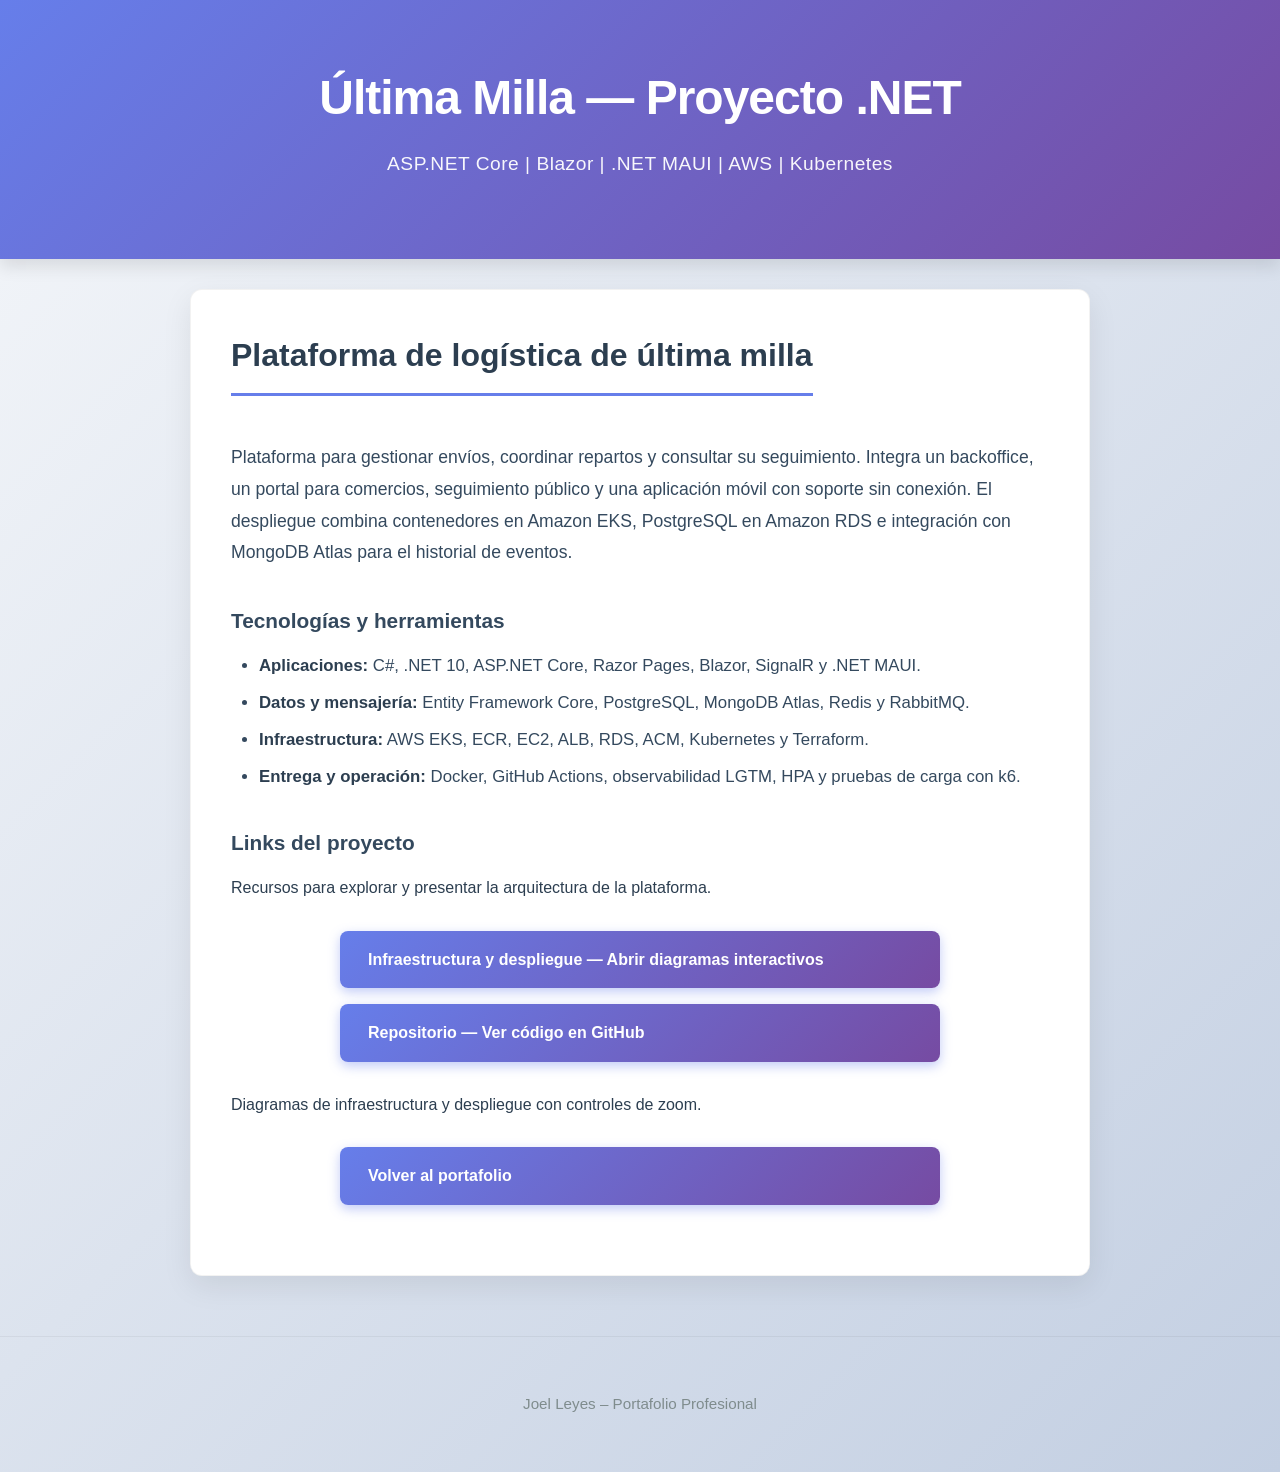
<file: ultimaMilla.html>
<!DOCTYPE html>
<html lang="es">
<head>
    <meta charset="UTF-8">
    <meta name="viewport" content="width=device-width, initial-scale=1.0">
    <title>Última Milla — Proyecto .NET – Joel Leyes</title>
    <link rel="stylesheet" href="css/styles.css">
</head>
<body>
    <header>
        <h1>Última Milla — Proyecto .NET</h1>
        <p class="subtitulo">ASP.NET Core | Blazor | .NET MAUI | AWS | Kubernetes</p>
    </header>

    <main class="proyecto">
        <h2>Plataforma de logística de última milla</h2>
        <p class="descripcion">
            Plataforma para gestionar envíos, coordinar repartos y consultar su seguimiento.
            Integra un backoffice, un portal para comercios, seguimiento público y una aplicación
            móvil con soporte sin conexión. El despliegue combina contenedores en Amazon EKS,
            PostgreSQL en Amazon RDS e integración con MongoDB Atlas para el historial de eventos.
        </p>

        <h3>Tecnologías y herramientas</h3>
        <ul>
            <li><strong>Aplicaciones:</strong> C#, .NET 10, ASP.NET Core, Razor Pages, Blazor, SignalR y .NET MAUI.</li>
            <li><strong>Datos y mensajería:</strong> Entity Framework Core, PostgreSQL, MongoDB Atlas, Redis y RabbitMQ.</li>
            <li><strong>Infraestructura:</strong> AWS EKS, ECR, EC2, ALB, RDS, ACM, Kubernetes y Terraform.</li>
            <li><strong>Entrega y operación:</strong> Docker, GitHub Actions, observabilidad LGTM, HPA y pruebas de carga con k6.</li>
        </ul>

        <h3 id="links">Links del proyecto</h3>
        <p>Recursos para explorar y presentar la arquitectura de la plataforma.</p>
        <div class="links-proyectos">
            <a href="NET/infraestructura.html" class="enlace-proyecto">Infraestructura y despliegue — Abrir diagramas interactivos</a>
            <a href="https://github.com/Anyes05/ultimaMilla" class="enlace-proyecto" target="_blank" rel="noopener noreferrer">Repositorio — Ver código en GitHub</a>
        </div>
        <p>
            Diagramas de infraestructura y despliegue con controles de zoom.
        </p>

        <div class="links-proyectos">
            <a href="index.html" class="enlace-proyecto">Volver al portafolio</a>
        </div>
    </main>

    <footer>
        <p>Joel Leyes – Portafolio Profesional</p>
    </footer>
</body>
</html>
</file>
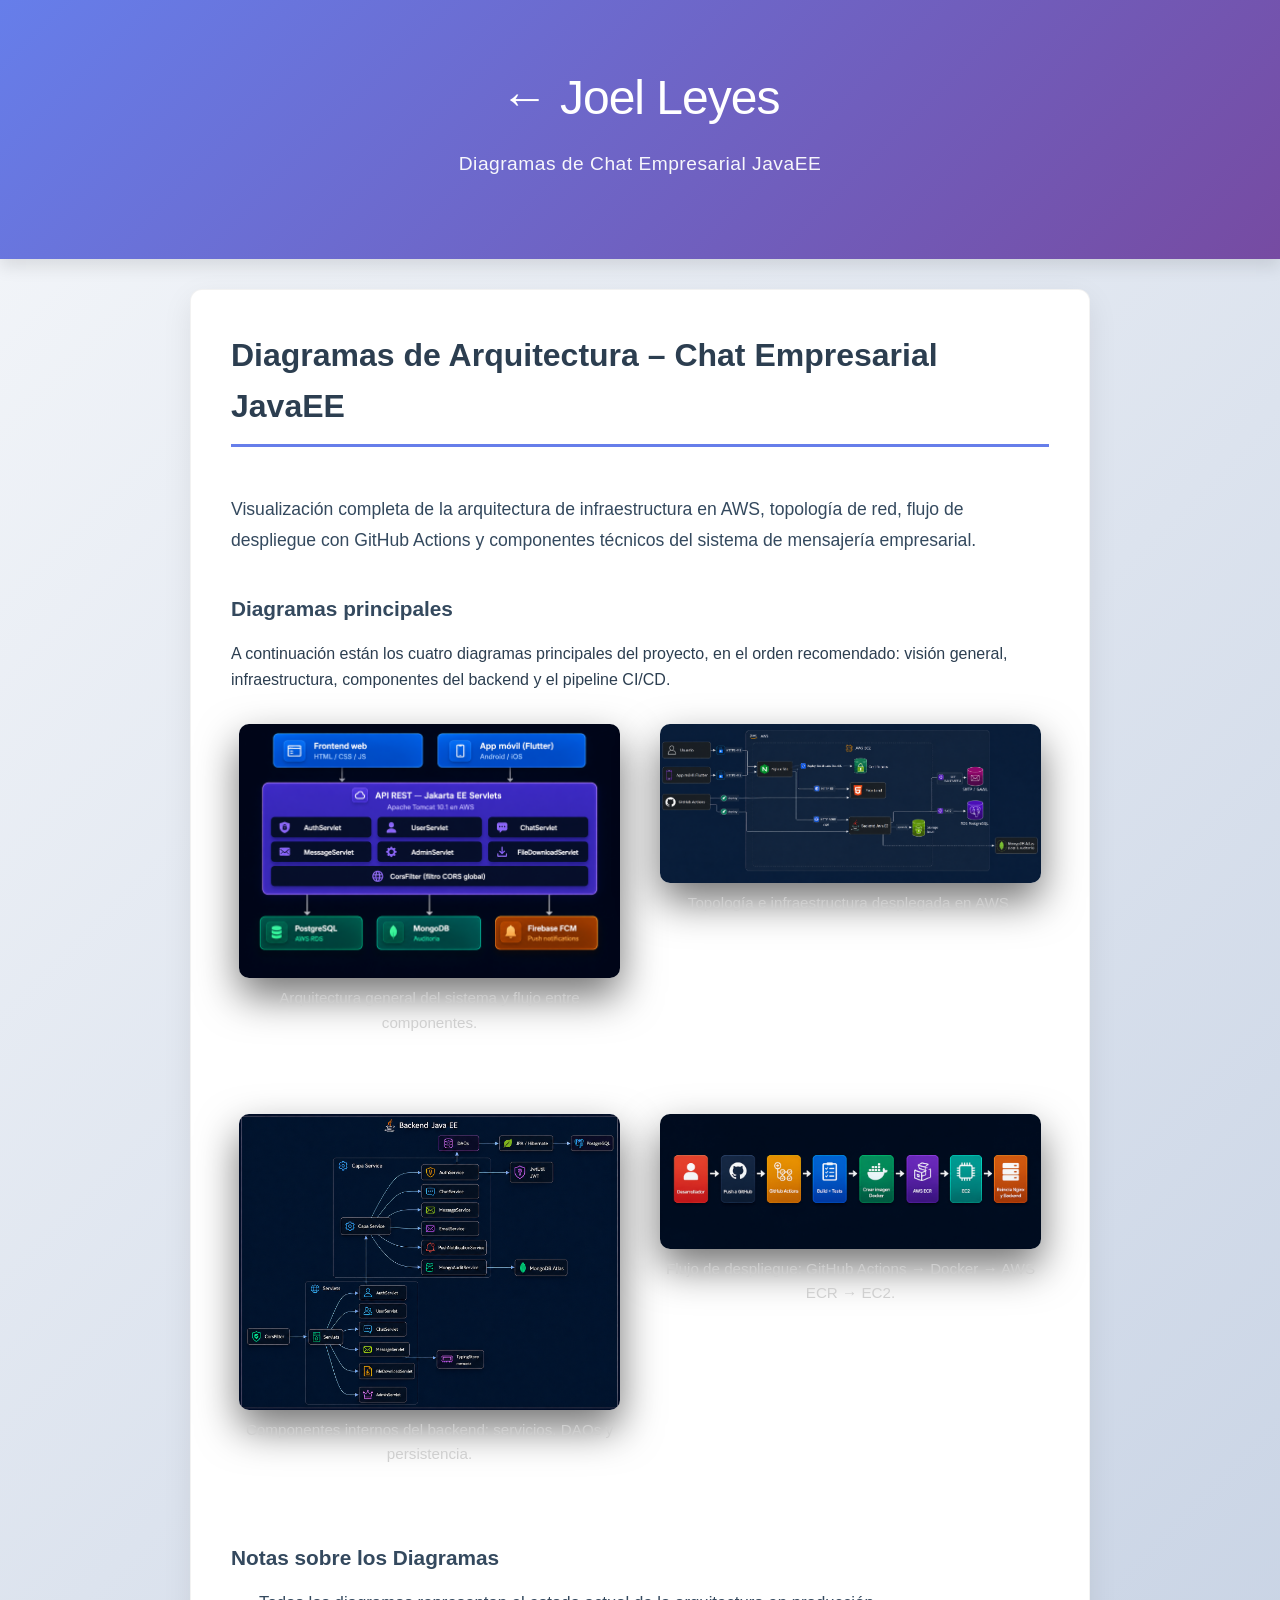
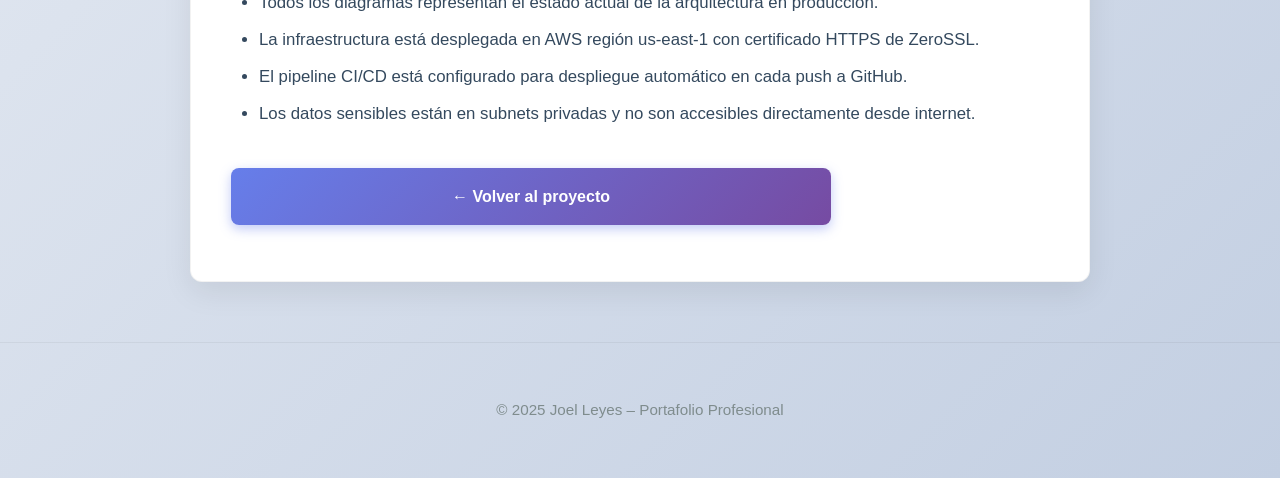
<file: Java/diagramas-java.html>
<!DOCTYPE html>
<html lang="es">
<head>
    <meta charset="UTF-8">
    <meta name="viewport" content="width=device-width, initial-scale=1.0">
    <title>Diagramas de Chat Empresarial JavaEE – Joel Leyes</title>
    <link rel="stylesheet" href="../css/styles.css">
    <style>
        .diagrama-container {
            background: #f5f5f5;
            padding: 20px;
            margin: 20px 0;
            border-radius: 8px;
            text-align: center;
        }
        .diagrama-container img {
            max-width: 100%;
            height: auto;
            border-radius: 8px;
            box-shadow: 0 4px 12px rgba(0, 0, 0, 0.15);
            border: 1px solid #ddd;
        }
    </style>
</head>

<body>

    <header>
        <h1><a href="../index.html" style="color: inherit; text-decoration: none;">← Joel Leyes</a></h1>
        <p class="subtitulo">Diagramas de Chat Empresarial JavaEE</p>
    </header>

    <section class="proyecto">
        <h2>Diagramas de Arquitectura – Chat Empresarial JavaEE</h2>
        <p class="descripcion">
            Visualización completa de la arquitectura de infraestructura en AWS, topología de red, flujo de despliegue con GitHub Actions 
            y componentes técnicos del sistema de mensajería empresarial.
        </p>

        <h3>Diagramas principales</h3>
        <p>
            A continuación están los cuatro diagramas principales del proyecto, en el orden recomendado: 
            visión general, infraestructura, componentes del backend y el pipeline CI/CD.
        </p>

        <style>
            .diagrama-grid {
                display: grid;
                grid-template-columns: 1fr;
                gap: 24px;
                align-items: start;
            }
            @media (min-width: 900px) {
                .diagrama-grid { grid-template-columns: 1fr 1fr; }
            }
            .diagrama-container {
                background: transparent;
                padding: 8px 8px 16px;
                margin: 8px 0;
                border-radius: 12px;
                text-align: center;
            }
            .diagrama-container img {
                max-width: 100%;
                height: auto;
                border-radius: 10px;
                box-shadow: 0 18px 40px rgba(0,0,0,0.55);
                border: none;
                display: block;
                margin: 0 auto;
            }
        </style>

        <div class="diagrama-grid">
            <div class="diagrama-container">
                <img src="../Diagramas/Java/Arquitectura%20General.png" alt="Arquitectura general">
                <p style="margin-top:8px; font-size:0.95rem; color: #cfcfcf;">Arquitectura general del sistema y flujo entre componentes.</p>
            </div>

            <div class="diagrama-container">
                <img src="../Diagramas/Java/Infraestructura.png" alt="Infraestructura AWS">
                <p style="margin-top:8px; font-size:0.95rem; color: #cfcfcf;">Topología e infraestructura desplegada en AWS.</p>
            </div>

            <div class="diagrama-container">
                <img src="../Diagramas/Java/Backend.png" alt="Arquitectura Backend Java EE">
                <p style="margin-top:8px; font-size:0.95rem; color: #cfcfcf;">Componentes internos del backend: servicios, DAOs y persistencia.</p>
            </div>

            <div class="diagrama-container">
                <img src="../Diagramas/Java/PipelineCICD.png" alt="Pipeline CI/CD">
                <p style="margin-top:8px; font-size:0.95rem; color: #cfcfcf;">Flujo de despliegue: GitHub Actions → Docker → AWS ECR → EC2.</p>
            </div>
        </div>

        <h3>Notas sobre los Diagramas</h3>
        <ul>
            <li>Todos los diagramas representan el estado actual de la arquitectura en producción.</li>
            <li>La infraestructura está desplegada en AWS región us-east-1 con certificado HTTPS de ZeroSSL.</li>
            <li>El pipeline CI/CD está configurado para despliegue automático en cada push a GitHub.</li>
            <li>Los datos sensibles están en subnets privadas y no son accesibles directamente desde internet.</li>
        </ul>

        <p style="margin-top: 40px; text-align: center;">
            <a href="proyecto-java.html" class="enlace-proyecto">← Volver al proyecto</a>
        </p>

    </section>

    <footer>
        <p>© 2025 Joel Leyes – Portafolio Profesional</p>
    </footer>

</body>
</html>
</file>
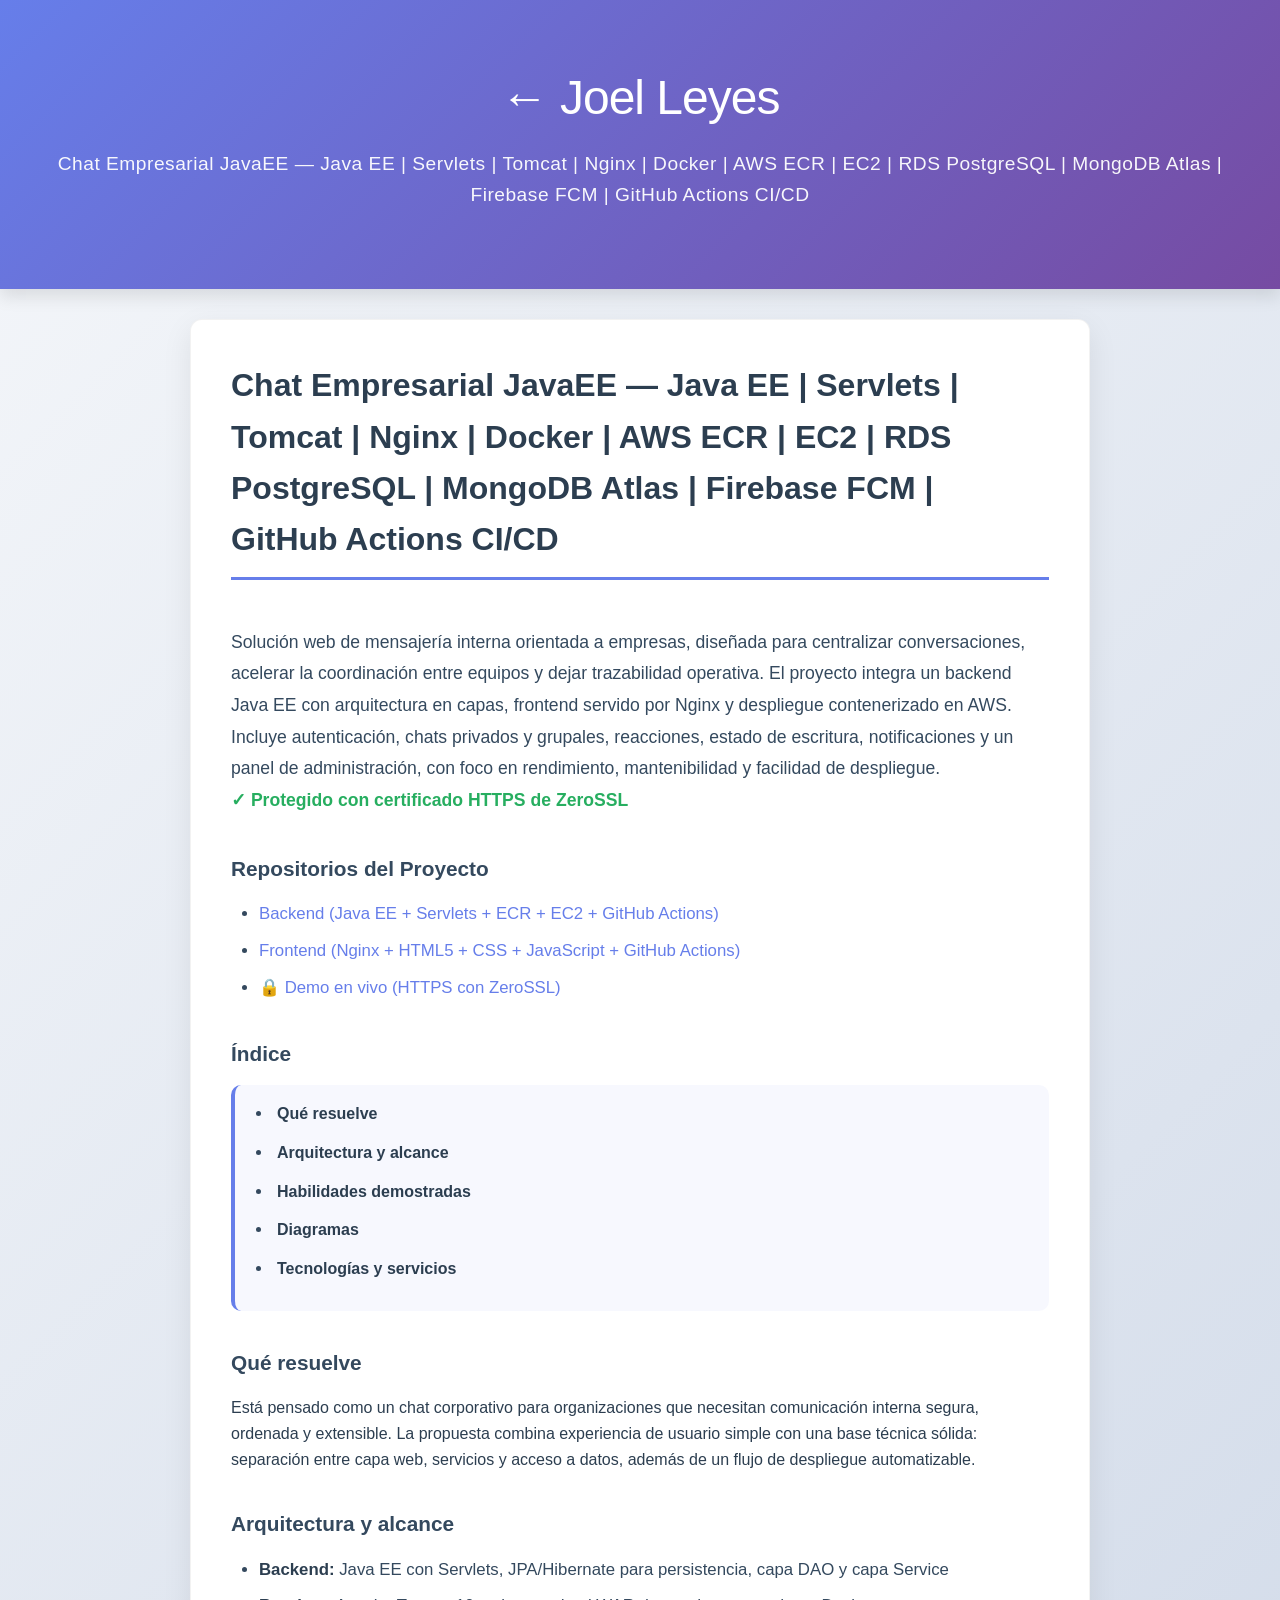
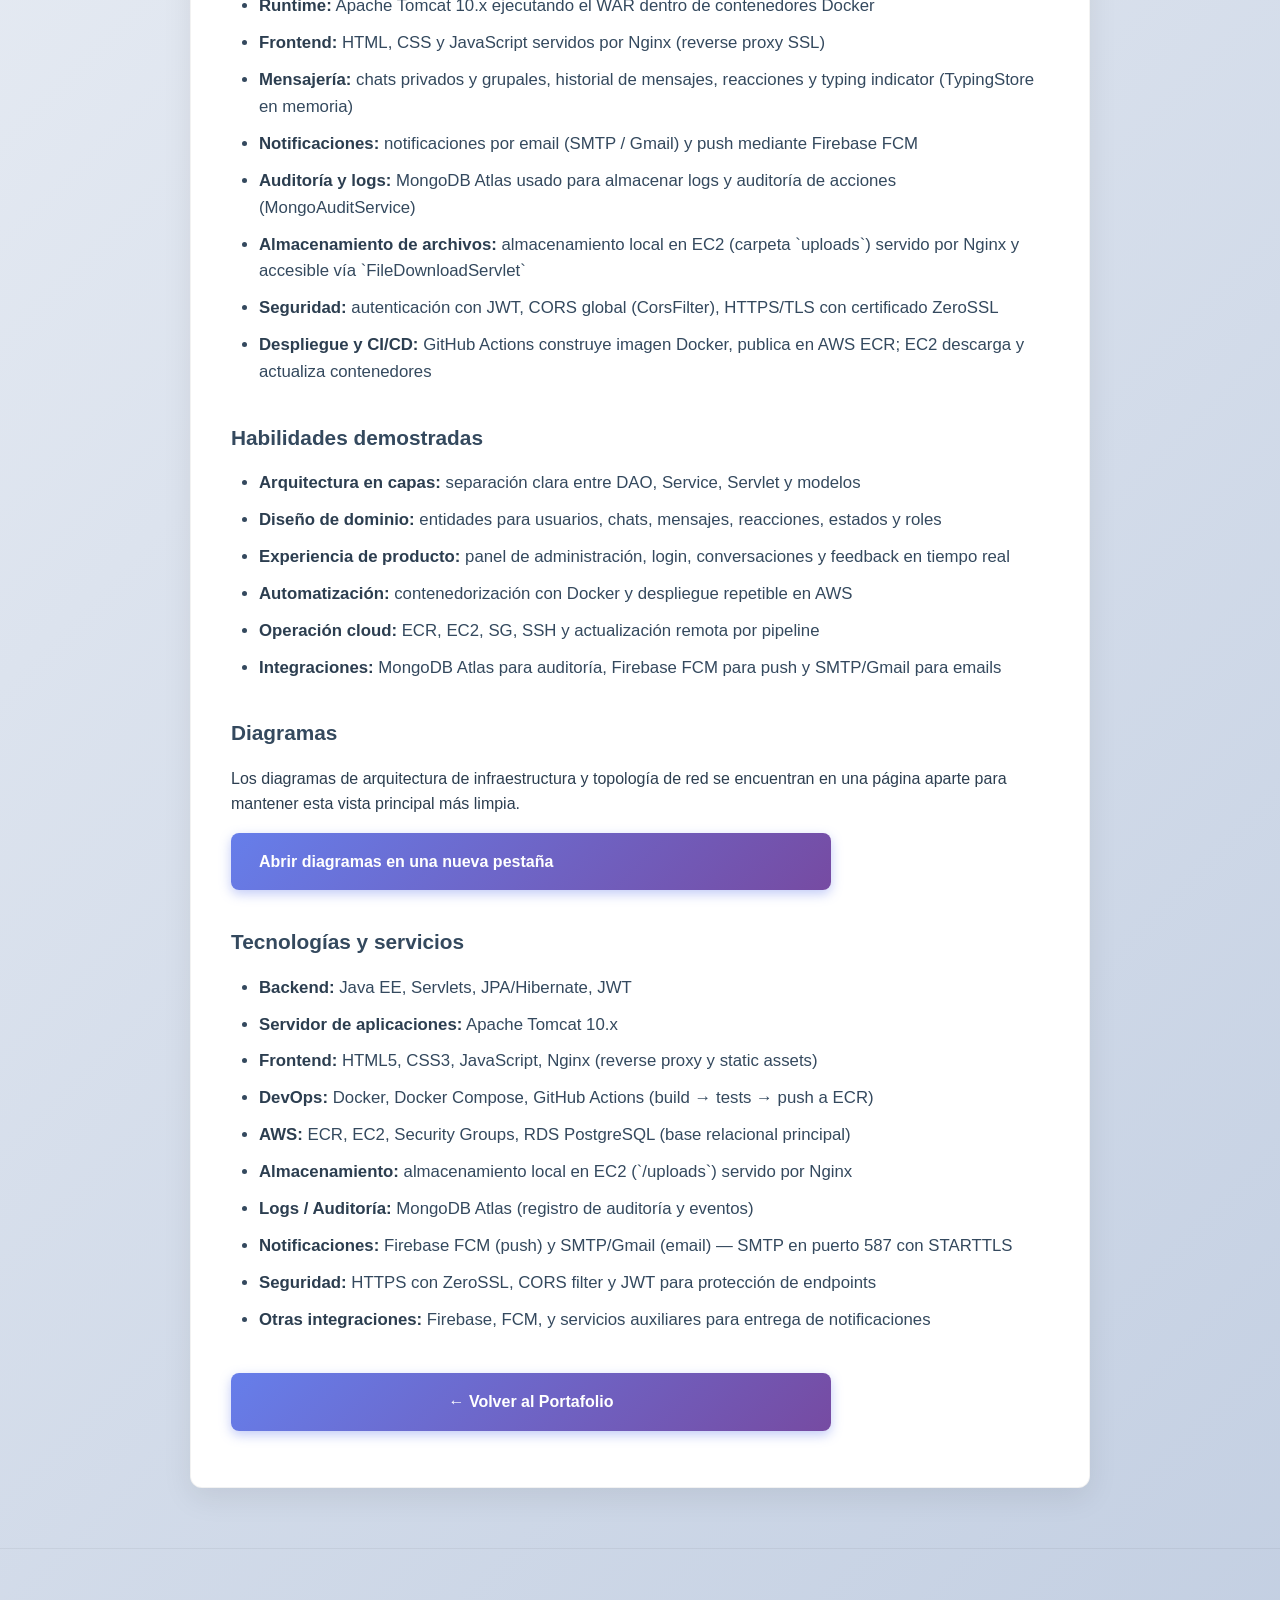
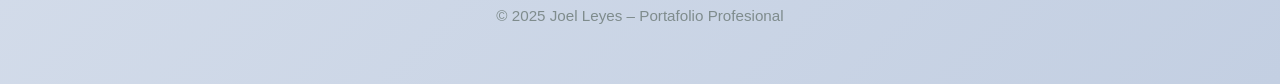
<file: Java/proyecto-java.html>
<!DOCTYPE html>
<html lang="es">
<head>
    <meta charset="UTF-8">
    <meta name="viewport" content="width=device-width, initial-scale=1.0">
    <title>Chat Empresarial JavaEE – Joel Leyes</title>
    <link rel="stylesheet" href="../css/styles.css">
</head>

<body>

    <header>
        <h1><a href="../index.html" style="color: inherit; text-decoration: none;">← Joel Leyes</a></h1>
        <p class="subtitulo">Chat Empresarial JavaEE — Java EE | Servlets | Tomcat | Nginx | Docker | AWS ECR | EC2 | RDS PostgreSQL | MongoDB Atlas | Firebase FCM | GitHub Actions CI/CD</p>
    </header>

    <section class="proyecto">
        <h2>Chat Empresarial JavaEE — Java EE | Servlets | Tomcat | Nginx | Docker | AWS ECR | EC2 | RDS PostgreSQL | MongoDB Atlas | Firebase FCM | GitHub Actions CI/CD</h2>
        <p class="descripcion">
            Solución web de mensajería interna orientada a empresas, diseñada para centralizar conversaciones,
            acelerar la coordinación entre equipos y dejar trazabilidad operativa. El proyecto integra un backend
            Java EE con arquitectura en capas, frontend servido por Nginx y despliegue contenerizado en AWS.
            Incluye autenticación, chats privados y grupales, reacciones, estado de escritura, notificaciones y
            un panel de administración, con foco en rendimiento, mantenibilidad y facilidad de despliegue.
            <br><strong style="color: #27ae60;">✓ Protegido con certificado HTTPS de ZeroSSL</strong>
        </p>

        <h3>Repositorios del Proyecto</h3>
        <ul>
            <li><a href="https://github.com/JoelLeyes/Backend_Proyecto_JavaEE" target="_blank">Backend (Java EE + Servlets + ECR + EC2 + GitHub Actions)</a></li>
            <li><a href="https://github.com/JoelLeyes/Frontend_Proyecto_JavaEE" target="_blank">Frontend (Nginx + HTML5 + CSS + JavaScript + GitHub Actions)</a></li>
            <li><a href="https://nexolab.cloud-ip.cc" target="_blank">🔒 Demo en vivo (HTTPS con ZeroSSL)</a></li>
        </ul>

        <h3>Índice</h3>
        <ul class="indice-proyecto">
            <li><a href="#que-resuelve">Qué resuelve</a></li>
            <li><a href="#arquitectura-alcance">Arquitectura y alcance</a></li>
            <li><a href="#habilidades">Habilidades demostradas</a></li>
            <li><a href="#diagramas">Diagramas</a></li>
            <li><a href="#tecnologias">Tecnologías y servicios</a></li>
        </ul>

        <h3 id="que-resuelve">Qué resuelve</h3>
        <p>
            Está pensado como un chat corporativo para organizaciones que necesitan comunicación interna segura,
            ordenada y extensible. La propuesta combina experiencia de usuario simple con una base técnica sólida:
            separación entre capa web, servicios y acceso a datos, además de un flujo de despliegue automatizable.
        </p>

        <h3 id="arquitectura-alcance">Arquitectura y alcance</h3>
        <ul>
            <li><strong>Backend:</strong> Java EE con Servlets, JPA/Hibernate para persistencia, capa DAO y capa Service</li>
            <li><strong>Runtime:</strong> Apache Tomcat 10.x ejecutando el WAR dentro de contenedores Docker</li>
            <li><strong>Frontend:</strong> HTML, CSS y JavaScript servidos por Nginx (reverse proxy SSL)</li>
            <li><strong>Mensajería:</strong> chats privados y grupales, historial de mensajes, reacciones y typing indicator (TypingStore en memoria)</li>
            <li><strong>Notificaciones:</strong> notificaciones por email (SMTP / Gmail) y push mediante Firebase FCM</li>
            <li><strong>Auditoría y logs:</strong> MongoDB Atlas usado para almacenar logs y auditoría de acciones (MongoAuditService)</li>
            <li><strong>Almacenamiento de archivos:</strong> almacenamiento local en EC2 (carpeta `uploads`) servido por Nginx y accesible vía `FileDownloadServlet`</li>
            <li><strong>Seguridad:</strong> autenticación con JWT, CORS global (CorsFilter), HTTPS/TLS con certificado ZeroSSL</li>
            <li><strong>Despliegue y CI/CD:</strong> GitHub Actions construye imagen Docker, publica en AWS ECR; EC2 descarga y actualiza contenedores</li>
        </ul>

        <h3 id="habilidades">Habilidades demostradas</h3>
        <ul>
            <li><strong>Arquitectura en capas:</strong> separación clara entre DAO, Service, Servlet y modelos</li>
            <li><strong>Diseño de dominio:</strong> entidades para usuarios, chats, mensajes, reacciones, estados y roles</li>
            <li><strong>Experiencia de producto:</strong> panel de administración, login, conversaciones y feedback en tiempo real</li>
            <li><strong>Automatización:</strong> contenedorización con Docker y despliegue repetible en AWS</li>
            <li><strong>Operación cloud:</strong> ECR, EC2, SG, SSH y actualización remota por pipeline</li>
            <li><strong>Integraciones:</strong> MongoDB Atlas para auditoría, Firebase FCM para push y SMTP/Gmail para emails</li>
        </ul>

        <h3 id="diagramas">Diagramas</h3>
        <p>
            Los diagramas de arquitectura de infraestructura y topología de red se encuentran en una página aparte para mantener esta vista principal más limpia.
        </p>
        <p>
            <a href="diagramas-java.html" target="_blank" class="enlace-proyecto">Abrir diagramas en una nueva pestaña</a>
        </p>

        <h3 id="tecnologias">Tecnologías y servicios</h3>
        <ul>
            <li><strong>Backend:</strong> Java EE, Servlets, JPA/Hibernate, JWT</li>
            <li><strong>Servidor de aplicaciones:</strong> Apache Tomcat 10.x</li>
            <li><strong>Frontend:</strong> HTML5, CSS3, JavaScript, Nginx (reverse proxy y static assets)</li>
            <li><strong>DevOps:</strong> Docker, Docker Compose, GitHub Actions (build → tests → push a ECR)</li>
            <li><strong>AWS:</strong> ECR, EC2, Security Groups, RDS PostgreSQL (base relacional principal)</li>
            <li><strong>Almacenamiento:</strong> almacenamiento local en EC2 (`/uploads`) servido por Nginx</li>
            <li><strong>Logs / Auditoría:</strong> MongoDB Atlas (registro de auditoría y eventos)</li>
            <li><strong>Notificaciones:</strong> Firebase FCM (push) y SMTP/Gmail (email) — SMTP en puerto 587 con STARTTLS</li>
            <li><strong>Seguridad:</strong> HTTPS con ZeroSSL, CORS filter y JWT para protección de endpoints</li>
            <li><strong>Otras integraciones:</strong> Firebase, FCM, y servicios auxiliares para entrega de notificaciones</li>
        </ul>

        <p style="margin-top: 40px; text-align: center;">
            <a href="../index.html" class="enlace-proyecto">← Volver al Portafolio</a>
        </p>

    </section>

    <footer>
        <p>© 2025 Joel Leyes – Portafolio Profesional</p>
    </footer>

</body>
</html>
</file>
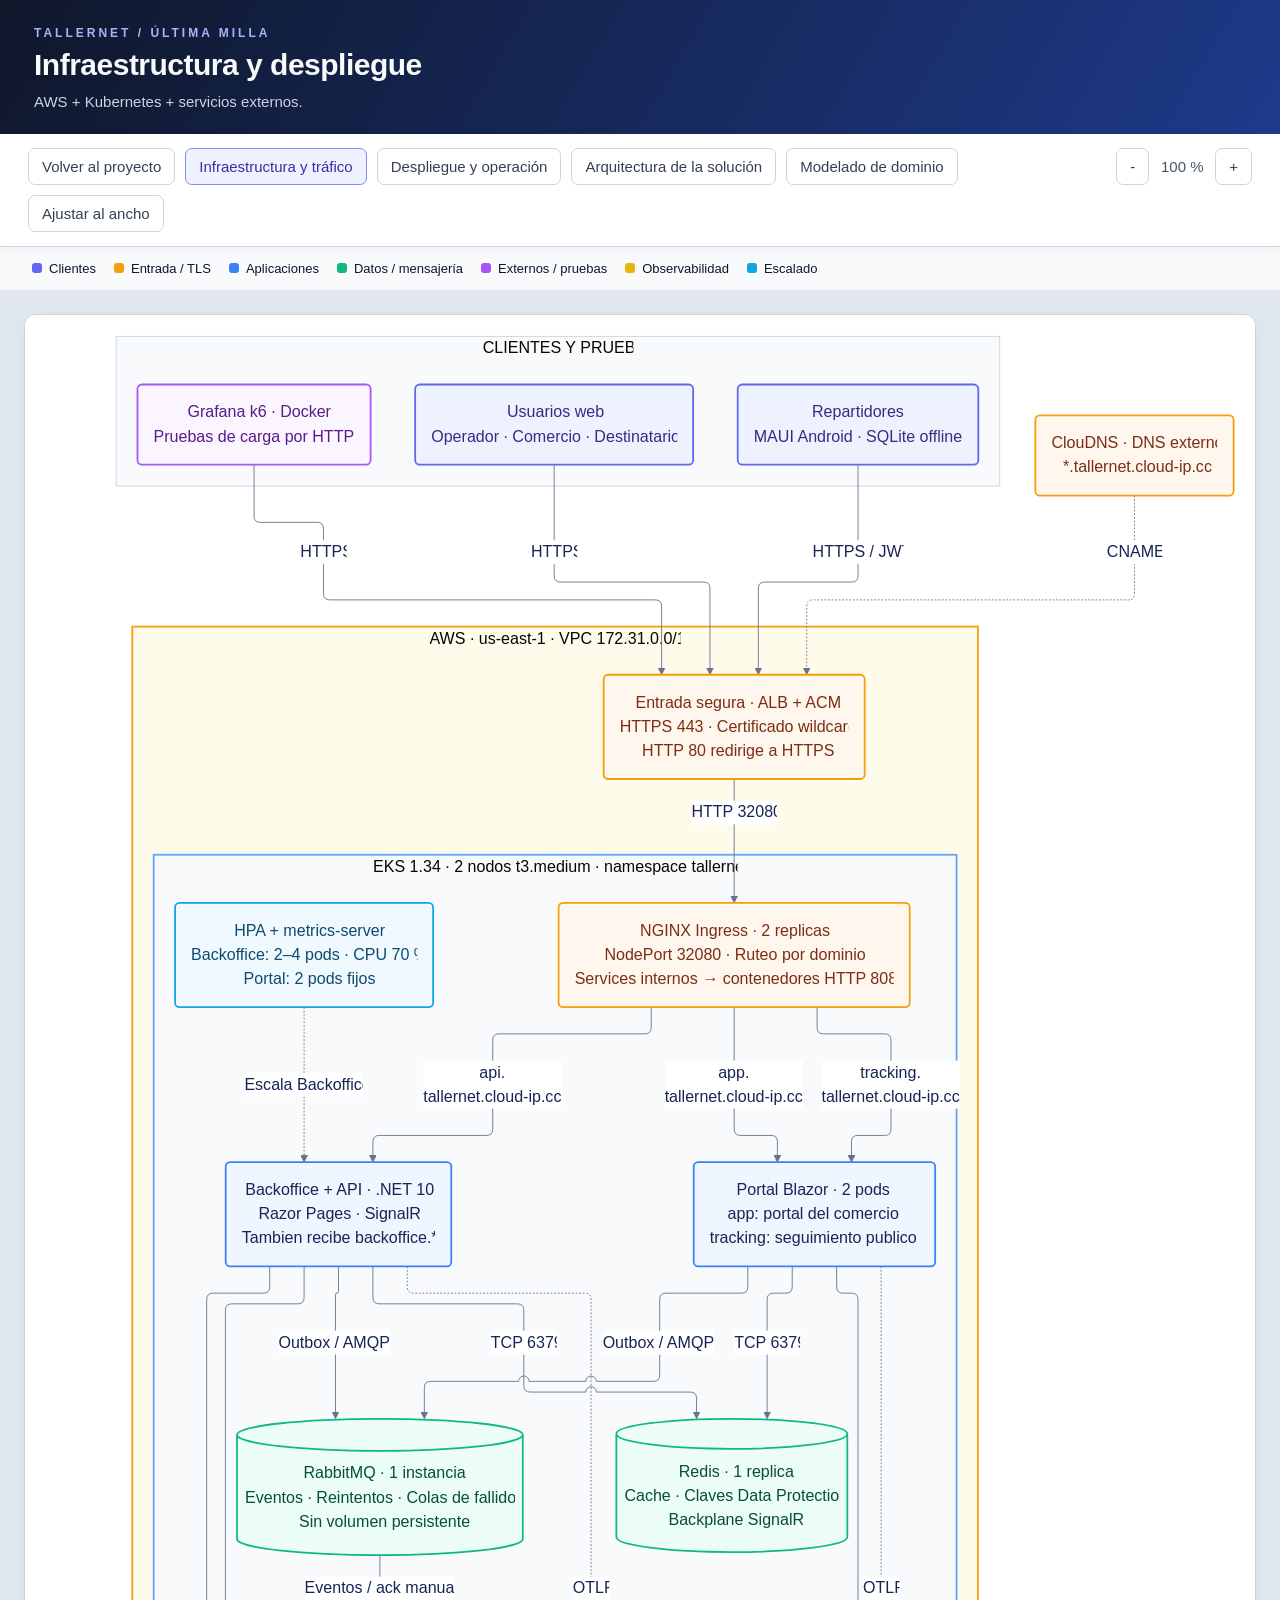
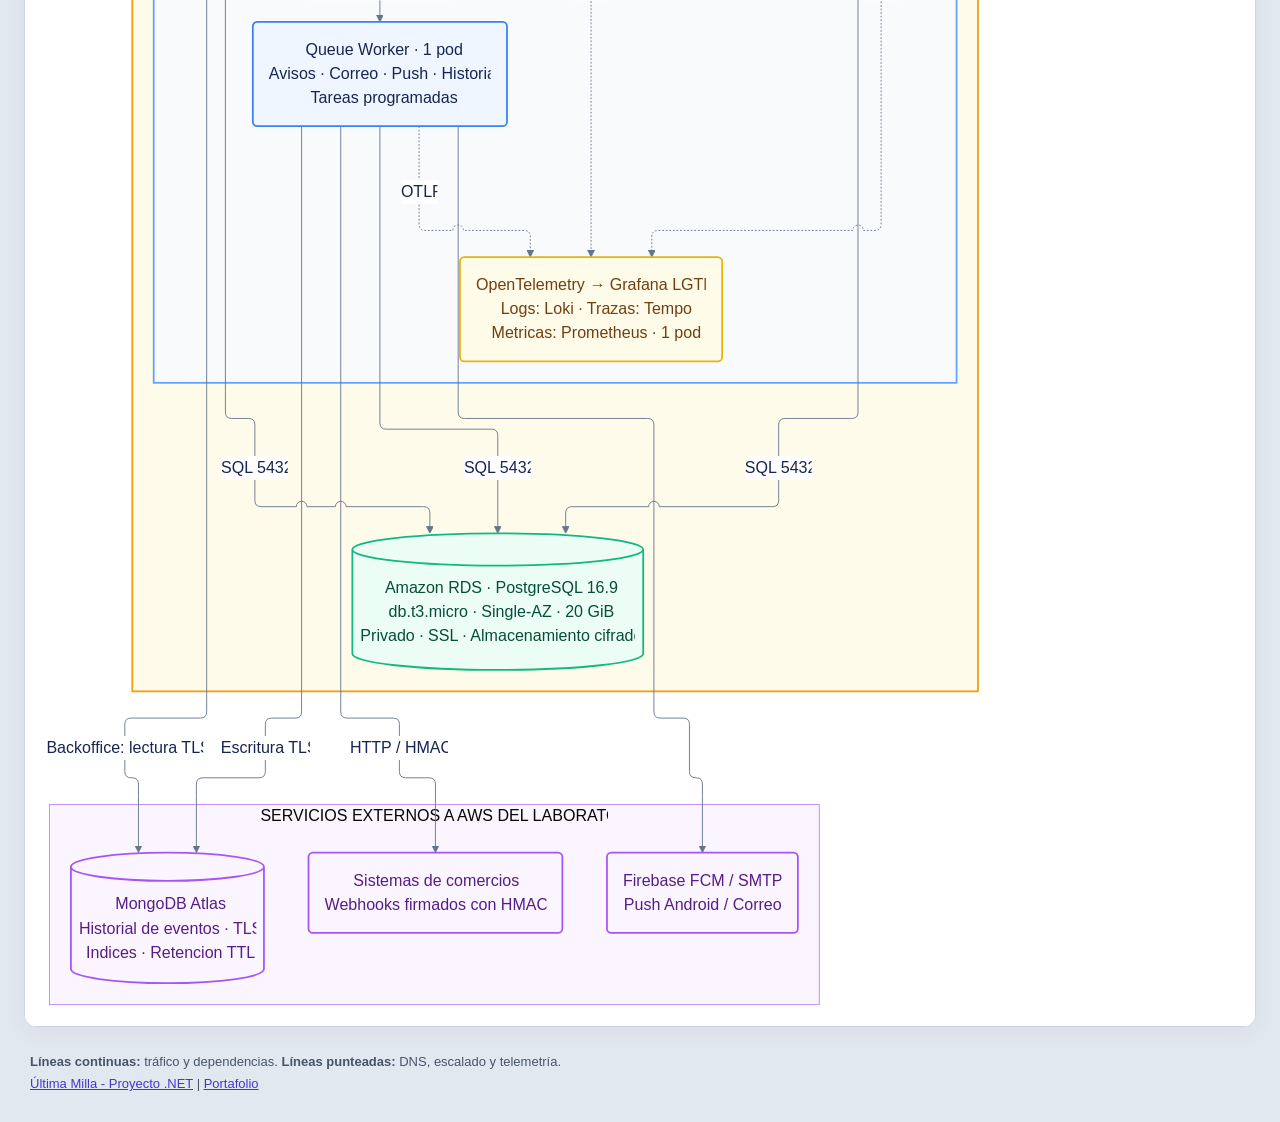
<file: NET/infraestructura.html>
<!doctype html>
<html lang="es">
<head>
  <meta charset="utf-8">
  <meta name="viewport" content="width=device-width, initial-scale=1">
  <title>Ultima Milla - Infraestructura y despliegue</title>
  <style>
    * { box-sizing: border-box; }
    body { margin: 0; background: #e2e8f0; color: #0f172a; font: 15px "Segoe UI", Arial, sans-serif; }
    header { padding: 26px 34px 20px; background: linear-gradient(120deg, #0f172a, #1e3a8a); color: #f8fafc; }
    .eyebrow { color: #a5b4fc; font-size: 12px; font-weight: 700; letter-spacing: 3px; }
    h1 { margin: 8px 0; font-size: 30px; letter-spacing: -.5px; }
    header p { margin: 6px 0 0; color: #cbd5e1; line-height: 1.6; }
    nav { position: sticky; top: 0; z-index: 1; display: flex; flex-wrap: wrap; align-items: center; gap: 10px; padding: 14px 28px; background: #fff; border-bottom: 1px solid #cbd5e1; box-shadow: 0 3px 12px #0f172a0d; }
    button, nav a { border: 1px solid #cbd5e1; border-radius: 7px; background: #fff; padding: 9px 13px; font: inherit; color: #334155; cursor: pointer; text-decoration: none; }
    button[aria-pressed="true"] { background: #eef2ff; border-color: #818cf8; color: #3730a3; }
    button:hover, nav a:hover { background: #f1f5f9; }
    button:focus-visible, a:focus-visible { outline: 3px solid #818cf8; outline-offset: 3px; }
    .spacer { flex: 1; }
    #scale { min-width: 46px; text-align: center; color: #475569; }
    .legend { display: flex; flex-wrap: wrap; gap: 18px; padding: 14px 32px; font-size: 13px; background: #f8fafc; }
    .legend span::before { content: ""; display: inline-block; width: 10px; height: 10px; margin-right: 7px; border-radius: 3px; background: var(--color); }
    .legend span.borde::before { background: var(--fondo, #fff); border: 2px solid var(--color); }
    .legend span.punteado::before { background: #fff; border: 2px dashed var(--color); }
    main { padding: 24px; }
    #canvas { overflow: auto; background: #fff; border: 1px solid #cbd5e1; border-radius: 12px; box-shadow: 0 5px 25px #0f172a0d; }
    #diagram { display: block; width: 100%; max-width: none; height: auto; }
    footer { padding: 0 30px 26px; line-height: 1.7; color: #475569; font-size: 13px; }
    footer a { color: #4338ca; }
    @media (max-width: 600px) {
      header { padding: 22px 18px; }
      h1 { font-size: 25px; }
      nav { position: static; padding: 12px; gap: 8px; }
      .legend { padding: 14px 18px; gap: 12px; }
      main { padding: 14px 12px; }
      footer { padding: 0 18px 24px; }
    }
    @media print {
      body { background: #fff; }
      nav { display: none; }
      header { background: #fff; color: #0f172a; }
      header p, .eyebrow { color: #475569; }
      main { padding: 0; }
      #canvas { border: 0; box-shadow: none; overflow: visible; }
      #diagram { width: 100% !important; }
    }
  </style>
</head>
<body>
  <header>
    <div class="eyebrow">TALLERNET / &Uacute;LTIMA MILLA</div>
    <h1>Infraestructura y despliegue</h1>
    <p>AWS + Kubernetes + servicios externos.</p>
  </header>
  <nav aria-label="Controles del diagrama">
    <a href="../ultimaMilla.html">Volver al proyecto</a>
    <button id="infra" aria-pressed="true" type="button">Infraestructura y tr&aacute;fico</button>
    <button id="deploy" aria-pressed="false" type="button">Despliegue y operaci&oacute;n</button>
    <button id="arq" aria-pressed="false" type="button">Arquitectura de la soluci&oacute;n</button>
    <button id="dominio" aria-pressed="false" type="button">Modelado de dominio</button>
    <span class="spacer"></span>
    <button id="less" type="button" aria-label="Reducir zoom">-</button>
    <span id="scale" aria-live="polite">100 %</span>
    <button id="more" type="button" aria-label="Aumentar zoom">+</button>
    <button id="fit" type="button">Ajustar al ancho</button>
  </nav>
  <div id="legend" class="legend" aria-label="Leyenda" aria-live="polite">
    <span style="--color:#6366f1">Clientes</span>
    <span style="--color:#f59e0b">Entrada / TLS</span>
    <span style="--color:#3b82f6">Aplicaciones</span>
    <span style="--color:#10b981">Datos / mensajer&iacute;a</span>
    <span style="--color:#a855f7">Externos / pruebas</span>
    <span style="--color:#eab308">Observabilidad</span>
    <span style="--color:#0ea5e9">Escalado</span>
  </div>
  <main>
    <div id="canvas">
      <img id="diagram" src="infraestructura.svg" alt="Diagrama Mermaid de infraestructura TallerNet con AWS EKS, RDS, MongoDB Atlas, k6 y servicios externos">
    </div>
  </main>
  <footer>
    <span id="nota"><strong>L&iacute;neas continuas:</strong> tr&aacute;fico y dependencias.
    <strong>L&iacute;neas punteadas:</strong> DNS, escalado y telemetr&iacute;a.</span><br>
    <a href="../ultimaMilla.html">&Uacute;ltima Milla - Proyecto .NET</a> |
    <a href="../index.html">Portafolio</a>
  </footer>
  <script>
    const diagram = document.getElementById('diagram');
    const deploymentLegend = [
      ['#6366f1', 'Codigo fuente'],
      ['#10b981', 'Validacion / disponibilidad'],
      ['#3b82f6', 'Entrega / despliegue'],
      ['#f59e0b', 'Seguridad / escaneos'],
      ['#a855f7', 'Infraestructura base']
    ];
    let zoom = 100;
    function setZoom(value) {
      zoom = Math.max(50, Math.min(300, value));
      diagram.style.width = zoom + '%';
      document.getElementById('scale').textContent = zoom + ' %';
    }
    const leyendaInfra = [
      ['#6366f1', 'Clientes'], ['#f59e0b', 'Entrada / TLS'], ['#3b82f6', 'Aplicaciones'],
      ['#10b981', 'Datos / mensajería'], ['#a855f7', 'Externos / pruebas'], ['#eab308', 'Observabilidad'], ['#0ea5e9', 'Escalado']
    ];
    const notaInfra = '<strong>Líneas continuas:</strong> tráfico y dependencias. ' +
      '<strong>Líneas punteadas:</strong> DNS, escalado y telemetría.';

    // Un botón por diagrama: imagen, texto alternativo, leyenda con los colores de ESE diagrama y nota de sus líneas.
    const diagramas = {
      infra: { src: 'infraestructura.svg', alt: 'Diagrama Mermaid de infraestructura TallerNet con AWS EKS, RDS, MongoDB Atlas, k6 y servicios externos',
        leyenda: leyendaInfra, nota: notaInfra },
      deploy: { src: 'despliegue.png', alt: 'Diagrama Mermaid de provisionamiento, CI/CD y operacion de TallerNet',
        leyenda: deploymentLegend,
        nota: '<strong>Líneas continuas:</strong> secuencia de entrega. <strong>Líneas punteadas:</strong> configuración y requisitos previos.' },
      arq: { src: 'arquitectura.png', alt: 'Diagrama Mermaid de la arquitectura cebolla de TallerNet: usuarios, anillo externo de presentacion e infraestructura, Application, Domain en el centro, datos y mensajeria, Worker y servicios externos',
        leyenda: [
          ['#6366f1', 'Usuarios'], ['#3b82f6', 'Presentación y Worker (Backoffice, Portal, Worker)'],
          ['#3b82f6', 'Infrastructure (implementa los puertos)', 'punteado'],
          ['#2563eb', 'Application (casos de uso y puertos)', 'borde', '#dbeafe'],
          ['#1d4ed8', 'Domain (centro, sin dependencias)', 'borde', '#bfdbfe'],
          ['#10b981', 'Datos y mensajería'], ['#a855f7', 'Servicios externos']
        ],
        nota: '<strong>Anillos:</strong> la cebolla va de afuera hacia adentro, y las dependencias siempre apuntan al centro (Domain). ' +
          '<strong>Líneas continuas:</strong> uso y llamadas. <strong>Líneas punteadas:</strong> eventos asíncronos (outbox y colas).' },
      dominio: { src: 'dominio.png', alt: 'Diagrama de clases del modelado de dominio: cada relación es una línea y la cardinalidad está junto a cada entidad',
        leyenda: [
          ['#6366f1', 'Operador, comercio y usuarios'],
          ['#3b82f6', 'Envío, ruta y entrega'],
          ['#10b981', 'Cobertura, tarifas y liquidación'],
          ['#0ea5e9', 'Reglas operativas'],
          ['#a855f7', 'Avisos al comercio'],
          ['#64748b', 'Relación']
        ],
        nota: 'Cada línea une dos clases. El número pegado a cada caja es la cardinalidad de ese extremo y el texto en cursiva es el verbo. ' +
          '<strong>0..*</strong> es muchos opcionales, <strong>1..*</strong> es al menos uno y <strong>0..1</strong> es opcional.' }
    };
    function mostrarLeyenda(items) {
      const contenedor = document.getElementById('legend');
      // [color, texto, estilo opcional ('borde' o 'punteado'), fondo opcional]: el cuadradito se ve como en el dibujo.
      contenedor.replaceChildren(...items.map(([color, texto, estilo, fondo]) => {
        const item = document.createElement('span');
        item.style.setProperty('--color', color);
        if (estilo) item.className = estilo;
        if (fondo) item.style.setProperty('--fondo', fondo);
        item.textContent = texto;
        return item;
      }));
    }
    function selectDiagram(id) {
      diagram.src = diagramas[id].src;
      diagram.alt = diagramas[id].alt;
      mostrarLeyenda(diagramas[id].leyenda);
      document.getElementById('nota').innerHTML = diagramas[id].nota;
      Object.keys(diagramas).forEach(clave => document.getElementById(clave).setAttribute('aria-pressed', String(clave === id)));
      setZoom(100);
    }
    Object.keys(diagramas).forEach(clave => document.getElementById(clave).addEventListener('click', () => selectDiagram(clave)));
    document.getElementById('less').addEventListener('click', () => setZoom(zoom - 25));
    document.getElementById('more').addEventListener('click', () => setZoom(zoom + 25));
    document.getElementById('fit').addEventListener('click', () => setZoom(100));
  </script>
</body>
</html>
</file>
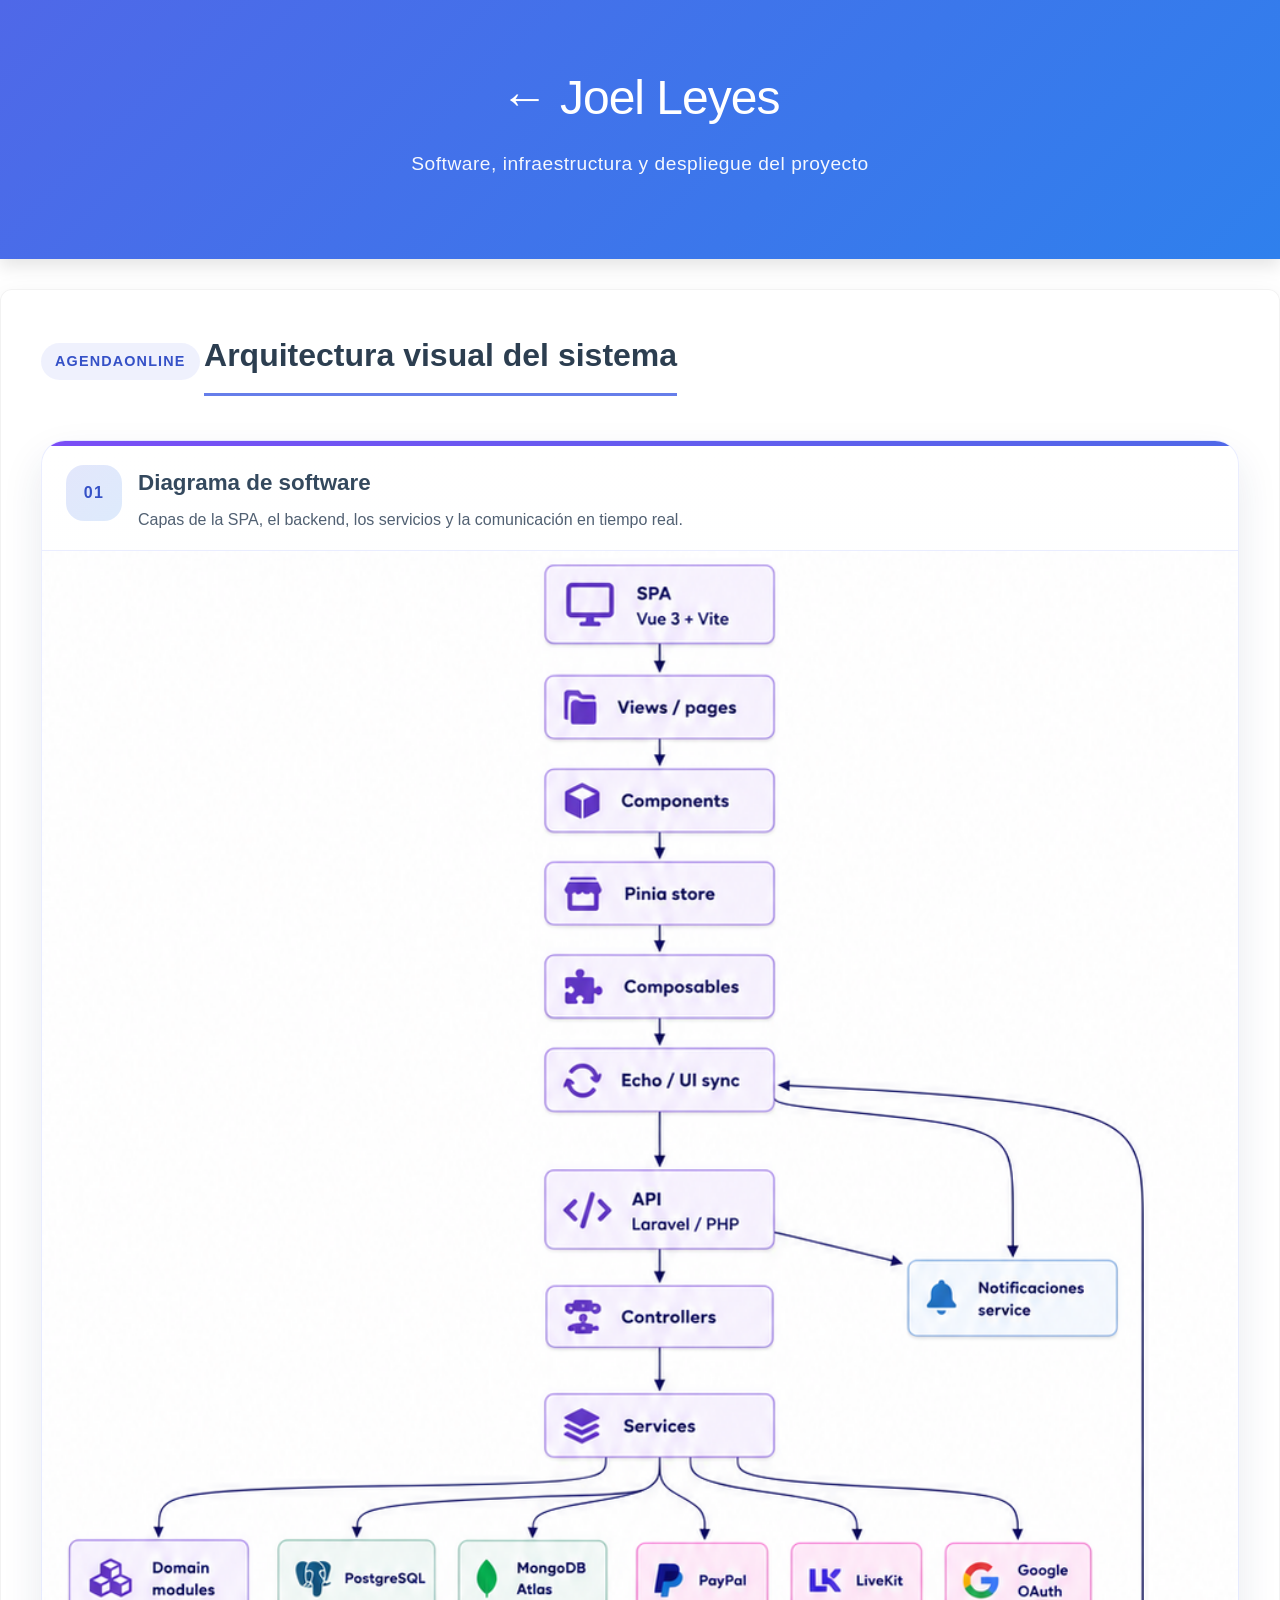
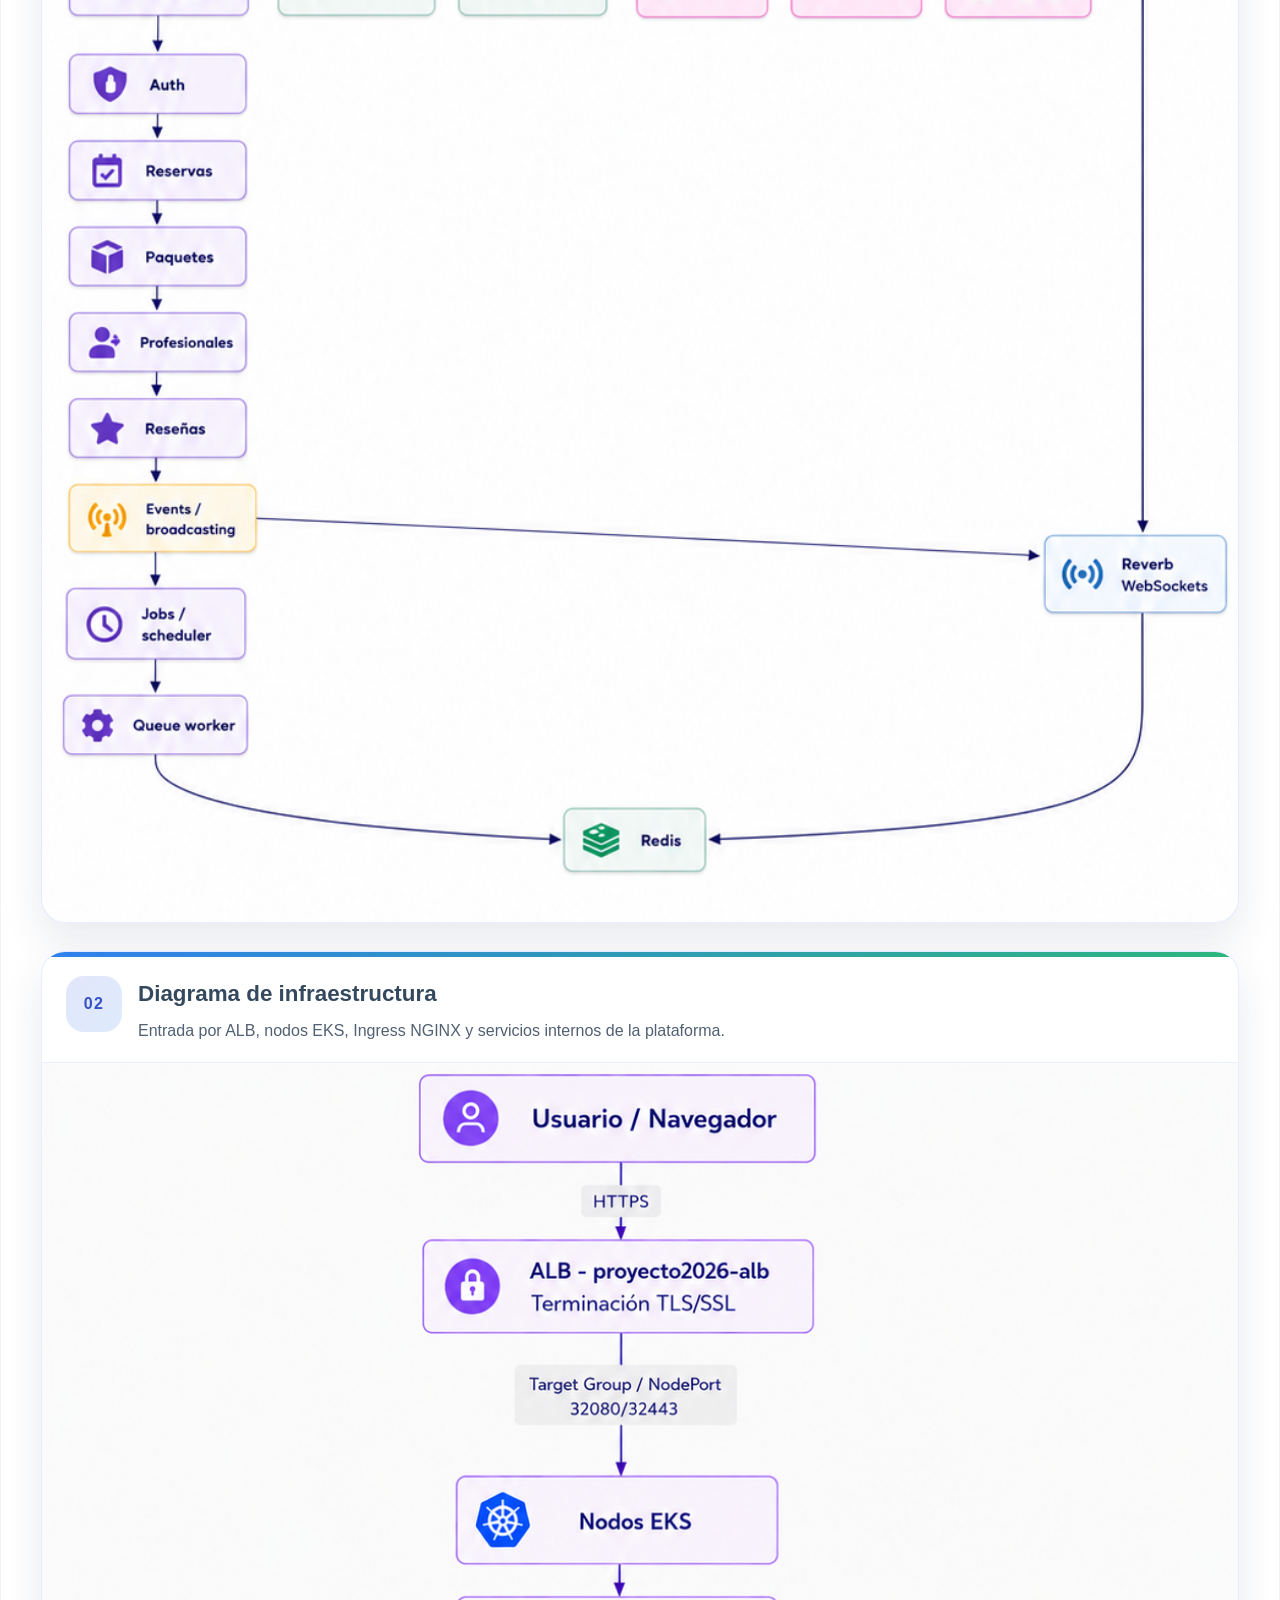
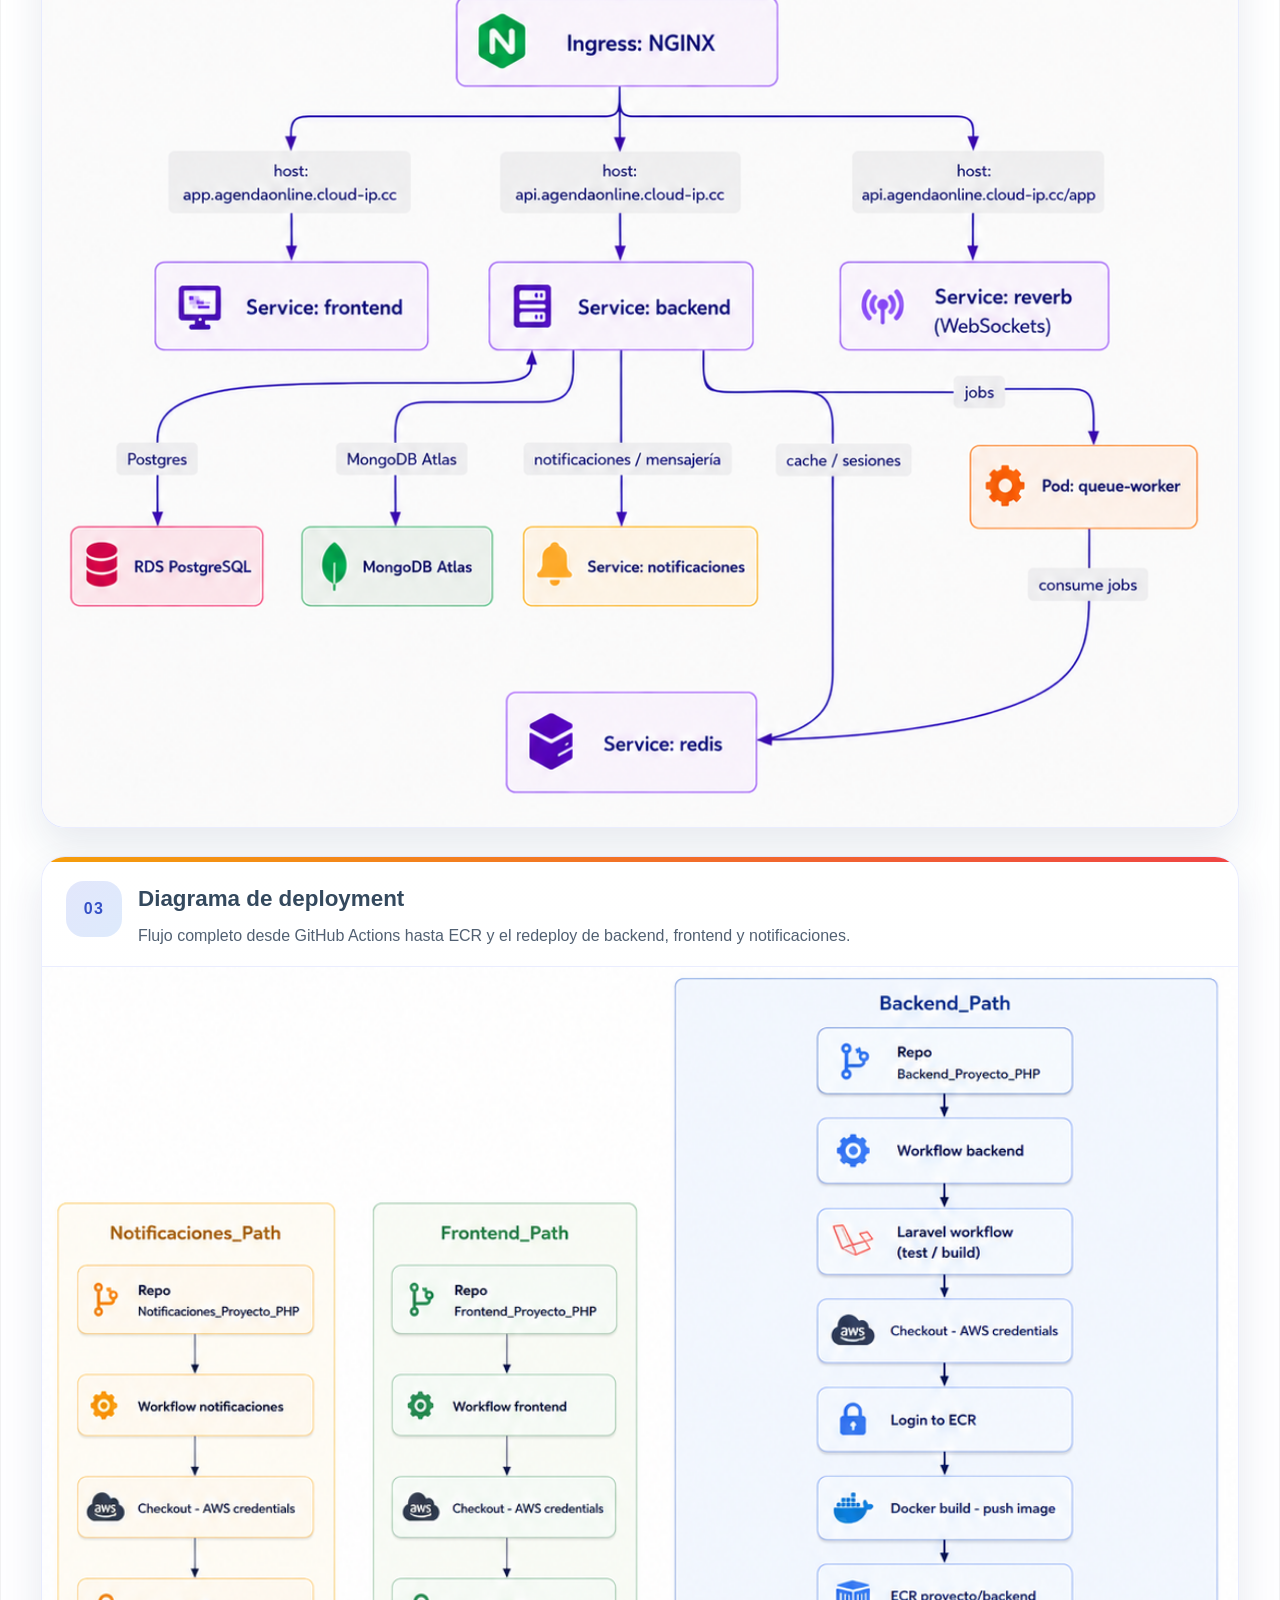
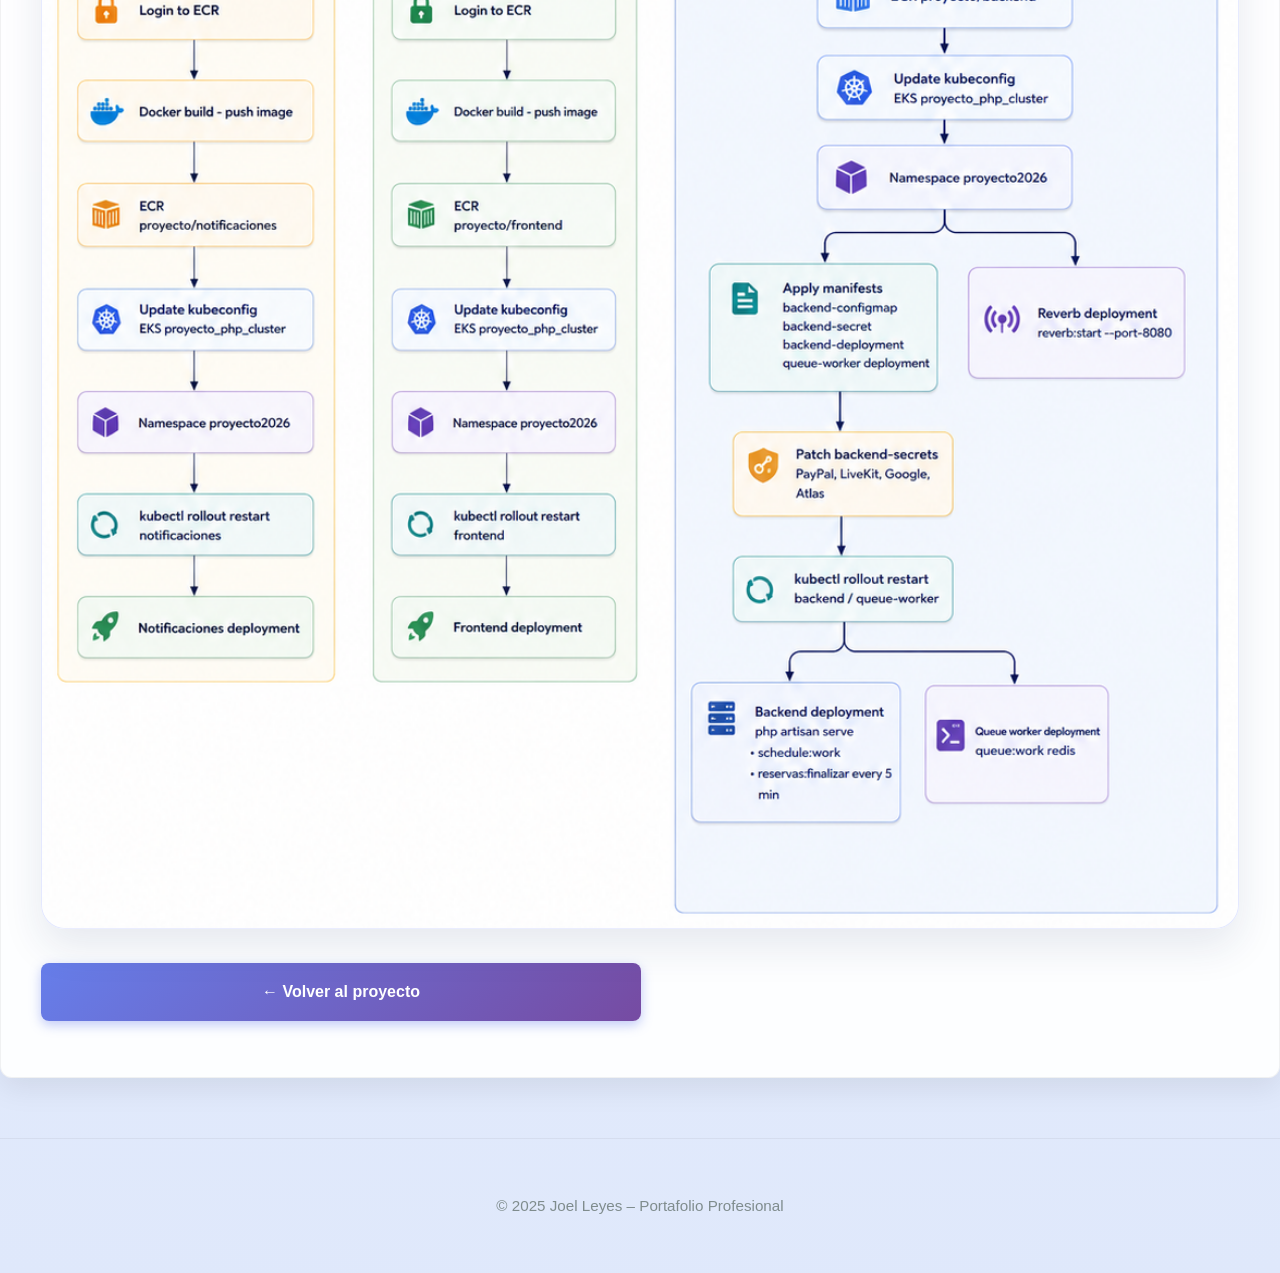
<file: PHP/diagramas-agenda.html>
<!DOCTYPE html>
<html lang="es">
<head>
    <meta charset="UTF-8">
    <meta name="viewport" content="width=device-width, initial-scale=1.0">
    <title>Diagramas de AgendaOnline | Software, Infra y Deployment</title>
    <link rel="stylesheet" href="../css/styles.css">
</head>

<body class="pagina-diagramas">

    <header>
        <h1><a href="index.html" style="color: inherit; text-decoration: none;">← Joel Leyes</a></h1>
        <p class="subtitulo">Software, infraestructura y despliegue del proyecto</p>
    </header>

    <section class="proyecto">
        <div class="diagramas-portada">
            <p class="diagramas-etiqueta">AgendaOnline</p>
            <h2>Arquitectura visual del sistema</h2>
        </div>

        <div class="galeria-diagramas">
            <figure class="diagrama-card diagrama-card-software">
                <div class="diagrama-cabecera">
                    <span class="diagrama-numero">01</span>
                    <div>
                        <h3>Diagrama de software</h3>
                        <p>Capas de la SPA, el backend, los servicios y la comunicación en tiempo real.</p>
                    </div>
                </div>
                <img class="diagrama-imagen" src="../Diagramas/PHP/SOFTWARE.png" alt="Diagrama de software de AgendaOnline">
            </figure>

            <figure class="diagrama-card diagrama-card-infra">
                <div class="diagrama-cabecera">
                    <span class="diagrama-numero">02</span>
                    <div>
                        <h3>Diagrama de infraestructura</h3>
                        <p>Entrada por ALB, nodos EKS, Ingress NGINX y servicios internos de la plataforma.</p>
                    </div>
                </div>
                <img class="diagrama-imagen" src="../Diagramas/PHP/INFRAESTRUCTURA.png" alt="Diagrama de infraestructura de AgendaOnline">
            </figure>

            <figure class="diagrama-card diagrama-card-deploy">
                <div class="diagrama-cabecera">
                    <span class="diagrama-numero">03</span>
                    <div>
                        <h3>Diagrama de deployment</h3>
                        <p>Flujo completo desde GitHub Actions hasta ECR y el redeploy de backend, frontend y notificaciones.</p>
                    </div>
                </div>
                <img class="diagrama-imagen" src="../Diagramas/PHP/DEPLOYMENT.png" alt="Diagrama de deployment de AgendaOnline">
            </figure>
        </div>

        <p style="margin-top: 34px; text-align: center;">
            <a href="proyecto-agenda.html" class="enlace-proyecto">← Volver al proyecto</a>
        </p>
    </section>

    <footer>
        <p>© 2025 Joel Leyes – Portafolio Profesional</p>
    </footer>

</body>
</html>
</file>
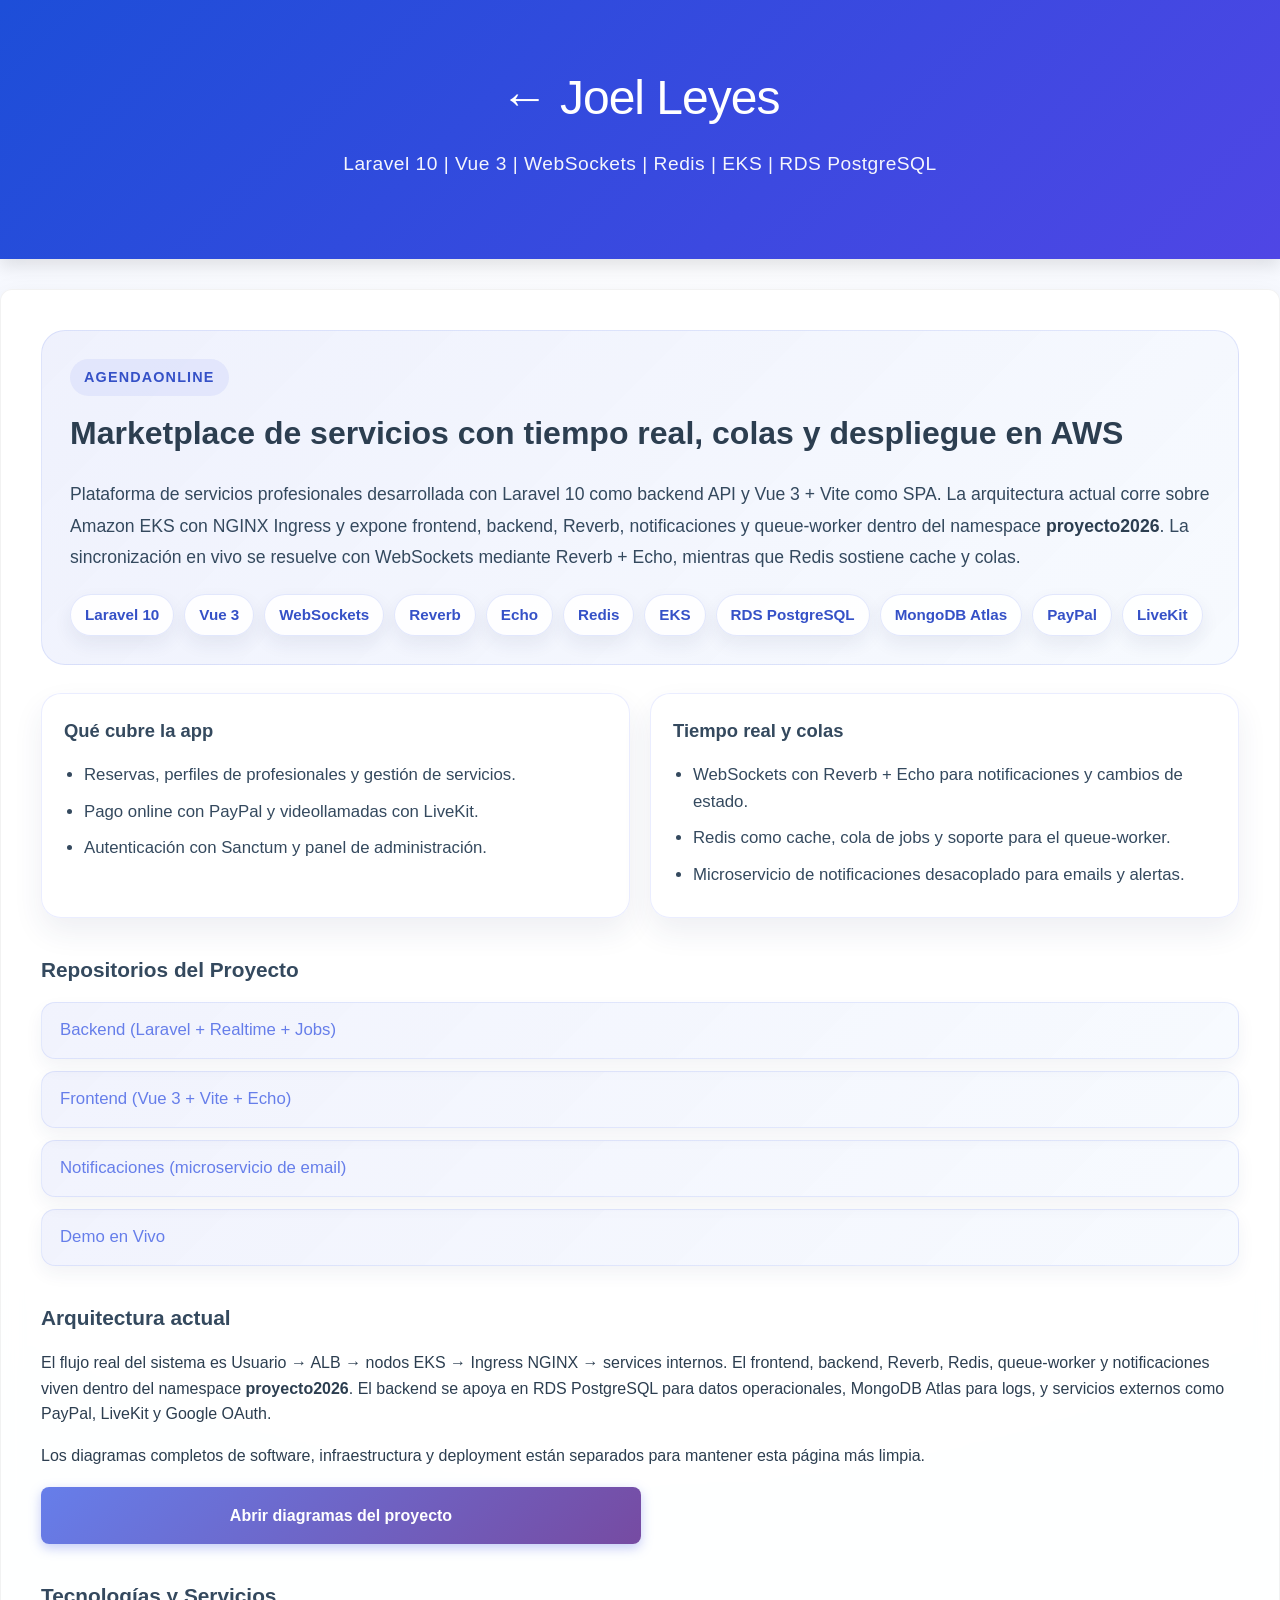
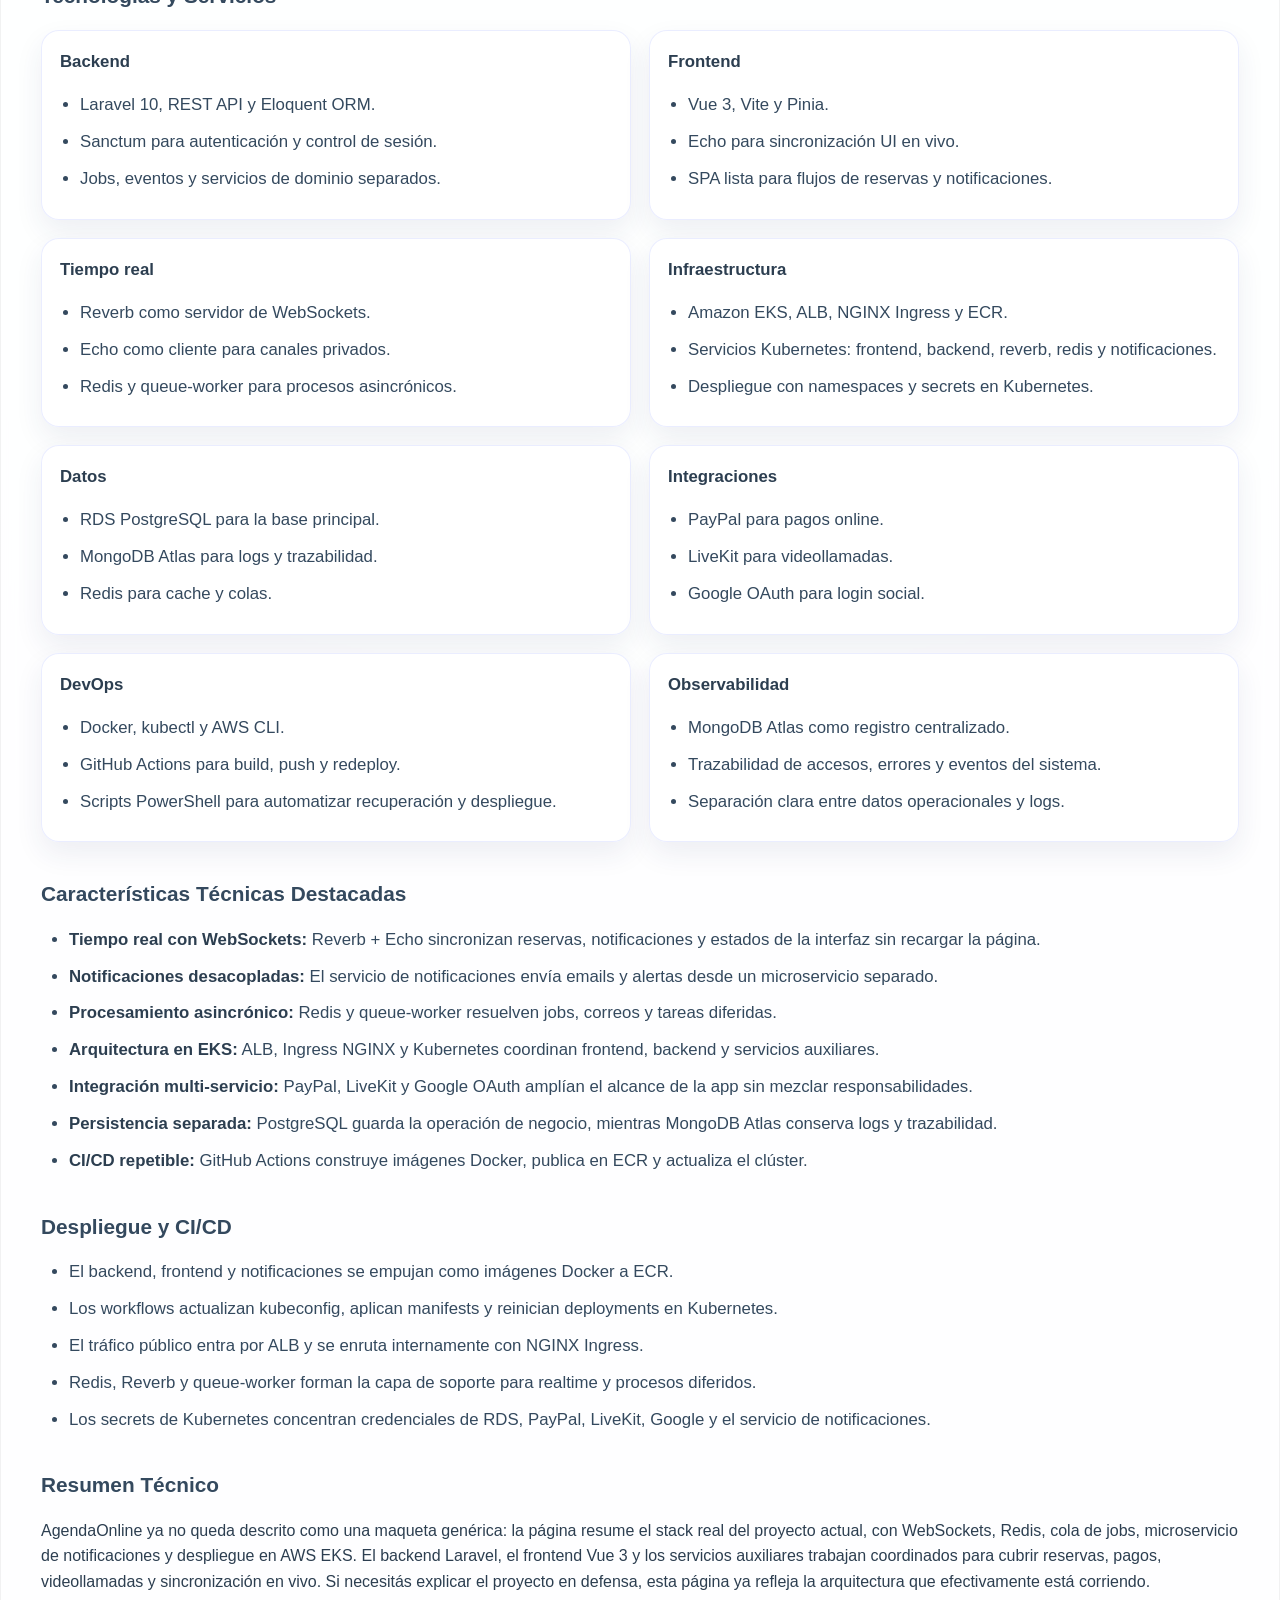
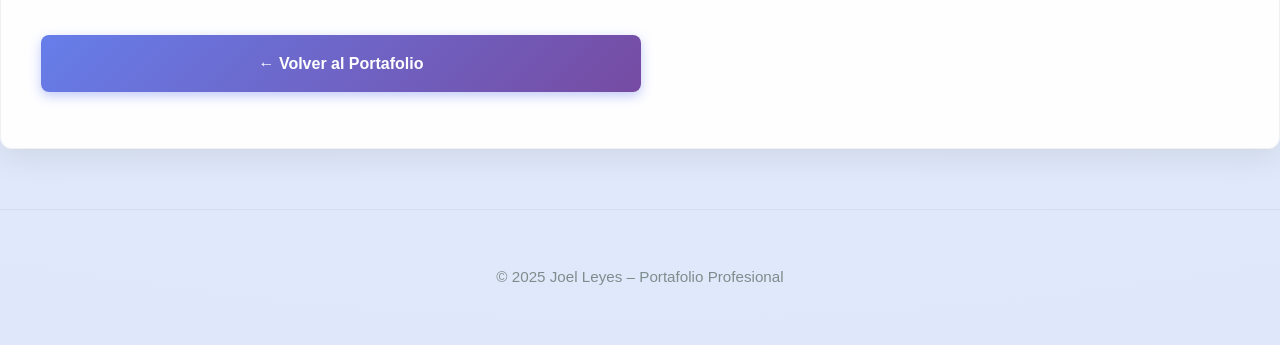
<file: PHP/proyecto-agenda.html>
<!DOCTYPE html>
<html lang="es">
<head>
    <meta charset="UTF-8">
    <meta name="viewport" content="width=device-width, initial-scale=1.0">
    <title>AgendaOnline — Laravel, WebSockets y EKS | Joel Leyes</title>
    <link rel="stylesheet" href="../css/styles.css">
</head>

<body class="pagina-proyecto-agenda">

    <header>
        <h1><a href="/index.html" style="color: inherit; text-decoration: none;">← Joel Leyes</a></h1>
        <p class="subtitulo">Laravel 10 | Vue 3 | WebSockets | Redis | EKS | RDS PostgreSQL</p>
    </header>

    <section class="proyecto">
        <div class="project-hero">
            <p class="diagramas-etiqueta">AgendaOnline</p>
            <h2>Marketplace de servicios con tiempo real, colas y despliegue en AWS</h2>
            <p class="descripcion">
                Plataforma de servicios profesionales desarrollada con Laravel 10 como backend API y Vue 3 + Vite como SPA.
                La arquitectura actual corre sobre Amazon EKS con NGINX Ingress y expone frontend, backend, Reverb, notificaciones
                y queue-worker dentro del namespace <strong>proyecto2026</strong>. La sincronización en vivo se resuelve con
                WebSockets mediante Reverb + Echo, mientras que Redis sostiene cache y colas.
            </p>
            <div class="stack-chips">
                <span>Laravel 10</span>
                <span>Vue 3</span>
                <span>WebSockets</span>
                <span>Reverb</span>
                <span>Echo</span>
                <span>Redis</span>
                <span>EKS</span>
                <span>RDS PostgreSQL</span>
                <span>MongoDB Atlas</span>
                <span>PayPal</span>
                <span>LiveKit</span>
            </div>
        </div>

        <div class="panel-grid">
            <article class="info-card">
                <h3>Qué cubre la app</h3>
                <ul>
                    <li>Reservas, perfiles de profesionales y gestión de servicios.</li>
                    <li>Pago online con PayPal y videollamadas con LiveKit.</li>
                    <li>Autenticación con Sanctum y panel de administración.</li>
                </ul>
            </article>
            <article class="info-card">
                <h3>Tiempo real y colas</h3>
                <ul>
                    <li>WebSockets con Reverb + Echo para notificaciones y cambios de estado.</li>
                    <li>Redis como cache, cola de jobs y soporte para el queue-worker.</li>
                    <li>Microservicio de notificaciones desacoplado para emails y alertas.</li>
                </ul>
            </article>
        </div>

        <h3>Repositorios del Proyecto</h3>
        <ul class="repo-list">
            <li><a href="https://github.com/JoelLeyes/Backend_Proyecto_PHP/" target="_blank">Backend (Laravel + Realtime + Jobs)</a></li>
            <li><a href="https://github.com/JoelLeyes/Frontend_Proyecto_PHP/" target="_blank">Frontend (Vue 3 + Vite + Echo)</a></li>
            <li><a href="https://github.com/JoelLeyes/Notificaciones_Proyecto_PHP" target="_blank">Notificaciones (microservicio de email)</a></li>
            <li><a href="https://app.agendaonline.cloud-ip.cc" target="_blank">Demo en Vivo</a></li>
        </ul>

        <h3 id="arquitectura">Arquitectura actual</h3>
        <p>
            El flujo real del sistema es Usuario → ALB → nodos EKS → Ingress NGINX → services internos. El frontend, backend,
            Reverb, Redis, queue-worker y notificaciones viven dentro del namespace <strong>proyecto2026</strong>. El backend se
            apoya en RDS PostgreSQL para datos operacionales, MongoDB Atlas para logs, y servicios externos como PayPal, LiveKit
            y Google OAuth.
        </p>
        <p>
            Los diagramas completos de software, infraestructura y deployment están separados para mantener esta página más limpia.
        </p>
        <p style="margin-top: 18px; text-align: center;">
            <a href="diagramas-agenda.html" class="enlace-proyecto">Abrir diagramas del proyecto</a>
        </p>

        <h3 id="tecnologias-servicios">Tecnologías y Servicios</h3>
        <div class="tech-grid">
            <article class="tech-card">
                <h4>Backend</h4>
                <ul>
                    <li>Laravel 10, REST API y Eloquent ORM.</li>
                    <li>Sanctum para autenticación y control de sesión.</li>
                    <li>Jobs, eventos y servicios de dominio separados.</li>
                </ul>
            </article>
            <article class="tech-card">
                <h4>Frontend</h4>
                <ul>
                    <li>Vue 3, Vite y Pinia.</li>
                    <li>Echo para sincronización UI en vivo.</li>
                    <li>SPA lista para flujos de reservas y notificaciones.</li>
                </ul>
            </article>
            <article class="tech-card">
                <h4>Tiempo real</h4>
                <ul>
                    <li>Reverb como servidor de WebSockets.</li>
                    <li>Echo como cliente para canales privados.</li>
                    <li>Redis y queue-worker para procesos asincrónicos.</li>
                </ul>
            </article>
            <article class="tech-card">
                <h4>Infraestructura</h4>
                <ul>
                    <li>Amazon EKS, ALB, NGINX Ingress y ECR.</li>
                    <li>Servicios Kubernetes: frontend, backend, reverb, redis y notificaciones.</li>
                    <li>Despliegue con namespaces y secrets en Kubernetes.</li>
                </ul>
            </article>
            <article class="tech-card">
                <h4>Datos</h4>
                <ul>
                    <li>RDS PostgreSQL para la base principal.</li>
                    <li>MongoDB Atlas para logs y trazabilidad.</li>
                    <li>Redis para cache y colas.</li>
                </ul>
            </article>
            <article class="tech-card">
                <h4>Integraciones</h4>
                <ul>
                    <li>PayPal para pagos online.</li>
                    <li>LiveKit para videollamadas.</li>
                    <li>Google OAuth para login social.</li>
                </ul>
            </article>
            <article class="tech-card">
                <h4>DevOps</h4>
                <ul>
                    <li>Docker, kubectl y AWS CLI.</li>
                    <li>GitHub Actions para build, push y redeploy.</li>
                    <li>Scripts PowerShell para automatizar recuperación y despliegue.</li>
                </ul>
            </article>
            <article class="tech-card">
                <h4>Observabilidad</h4>
                <ul>
                    <li>MongoDB Atlas como registro centralizado.</li>
                    <li>Trazabilidad de accesos, errores y eventos del sistema.</li>
                    <li>Separación clara entre datos operacionales y logs.</li>
                </ul>
            </article>
        </div>

        <h3 id="caracteristicas-destacadas">Características Técnicas Destacadas</h3>
        <ul>
            <li><strong>Tiempo real con WebSockets:</strong> Reverb + Echo sincronizan reservas, notificaciones y estados de la interfaz sin recargar la página.</li>
            <li><strong>Notificaciones desacopladas:</strong> El servicio de notificaciones envía emails y alertas desde un microservicio separado.</li>
            <li><strong>Procesamiento asincrónico:</strong> Redis y queue-worker resuelven jobs, correos y tareas diferidas.</li>
            <li><strong>Arquitectura en EKS:</strong> ALB, Ingress NGINX y Kubernetes coordinan frontend, backend y servicios auxiliares.</li>
            <li><strong>Integración multi-servicio:</strong> PayPal, LiveKit y Google OAuth amplían el alcance de la app sin mezclar responsabilidades.</li>
            <li><strong>Persistencia separada:</strong> PostgreSQL guarda la operación de negocio, mientras MongoDB Atlas conserva logs y trazabilidad.</li>
            <li><strong>CI/CD repetible:</strong> GitHub Actions construye imágenes Docker, publica en ECR y actualiza el clúster.
            </li>
        </ul>

        <h3 id="despliegue-ci-cd">Despliegue y CI/CD</h3>
        <ul>
            <li>El backend, frontend y notificaciones se empujan como imágenes Docker a ECR.</li>
            <li>Los workflows actualizan kubeconfig, aplican manifests y reinician deployments en Kubernetes.</li>
            <li>El tráfico público entra por ALB y se enruta internamente con NGINX Ingress.</li>
            <li>Redis, Reverb y queue-worker forman la capa de soporte para realtime y procesos diferidos.</li>
            <li>Los secrets de Kubernetes concentran credenciales de RDS, PayPal, LiveKit, Google y el servicio de notificaciones.</li>
        </ul>

        <h3 id="resumen-tecnico">Resumen Técnico</h3>
        <p>
            AgendaOnline ya no queda descrito como una maqueta genérica: la página resume el stack real del proyecto actual,
            con WebSockets, Redis, cola de jobs, microservicio de notificaciones y despliegue en AWS EKS. El backend Laravel,
            el frontend Vue 3 y los servicios auxiliares trabajan coordinados para cubrir reservas, pagos, videollamadas y
            sincronización en vivo. Si necesitás explicar el proyecto en defensa, esta página ya refleja la arquitectura que
            efectivamente está corriendo.
        </p>

        <p style="margin-top: 40px; text-align: center;">
            <a href="/index.html" class="enlace-proyecto">← Volver al Portafolio</a>
        </p>

    </section>

    <footer>
        <p>© 2025 Joel Leyes – Portafolio Profesional</p>
    </footer>

</body>
</html>
</file>
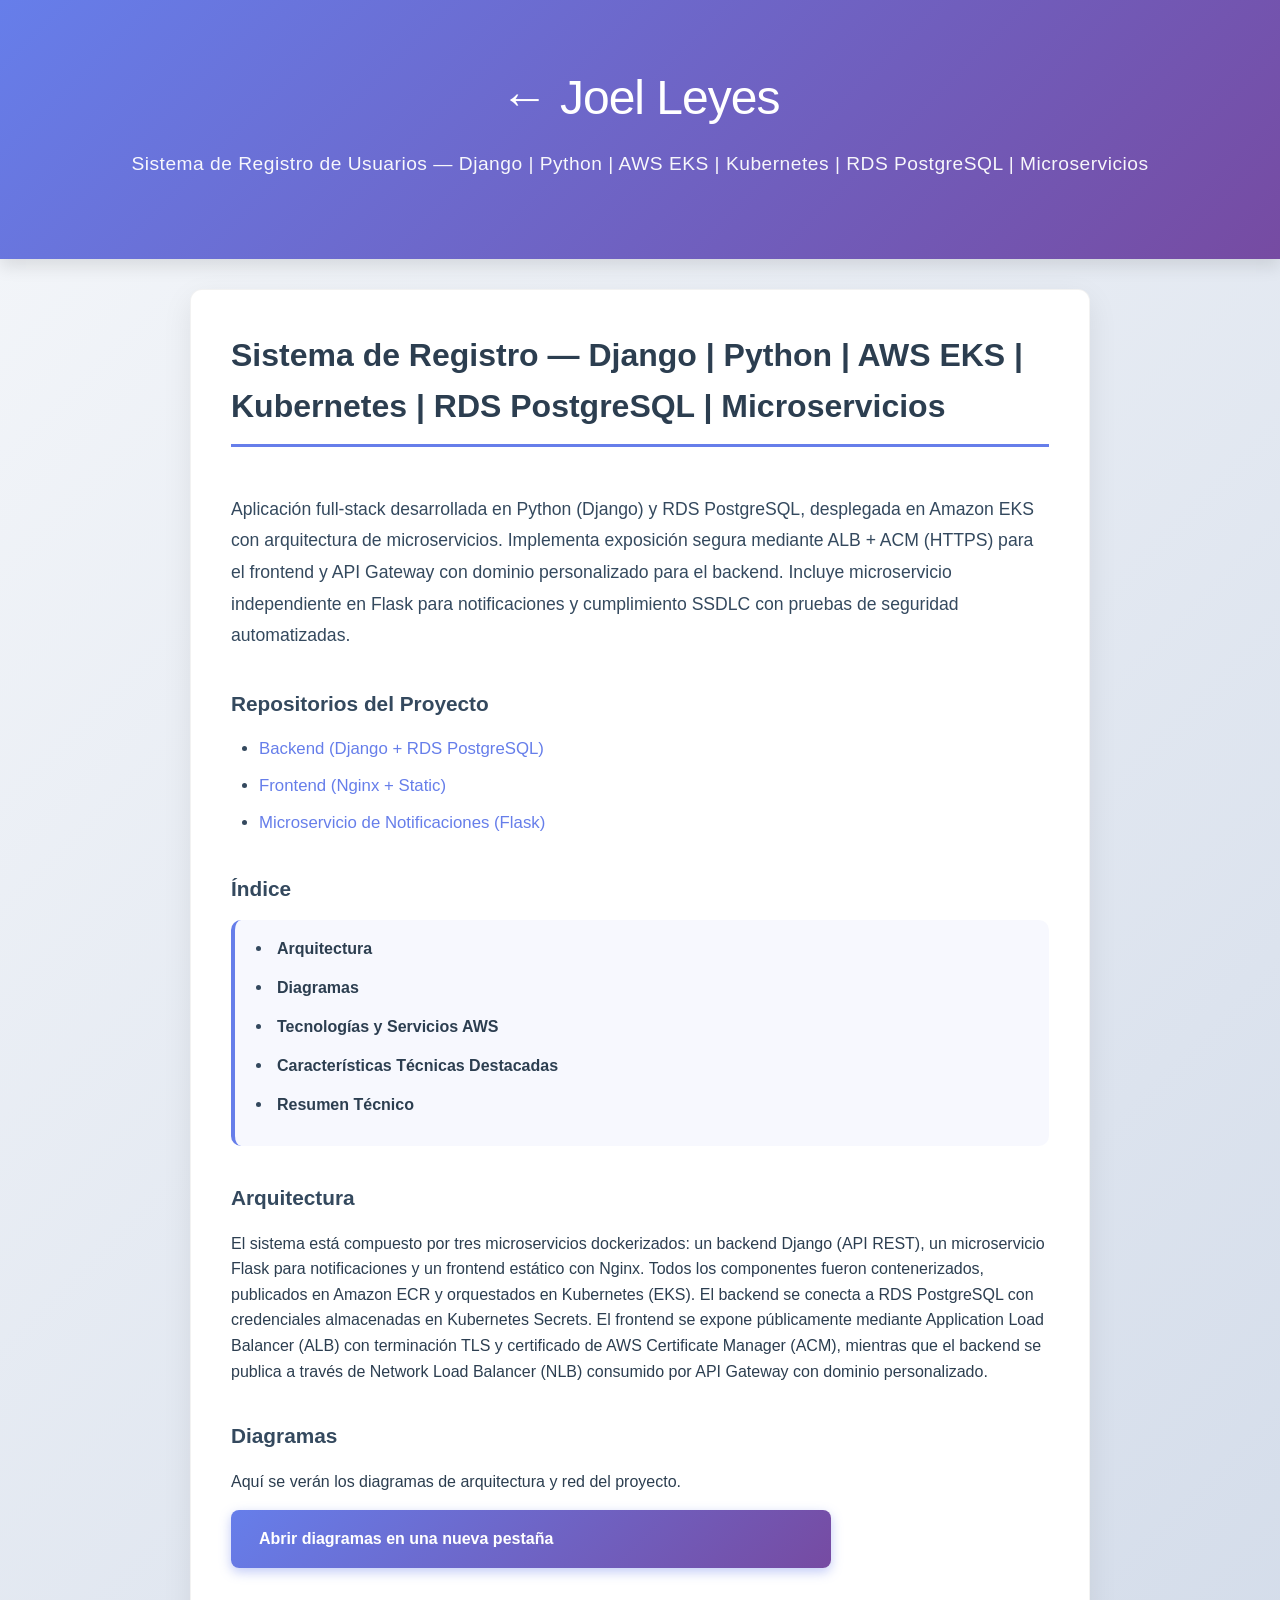
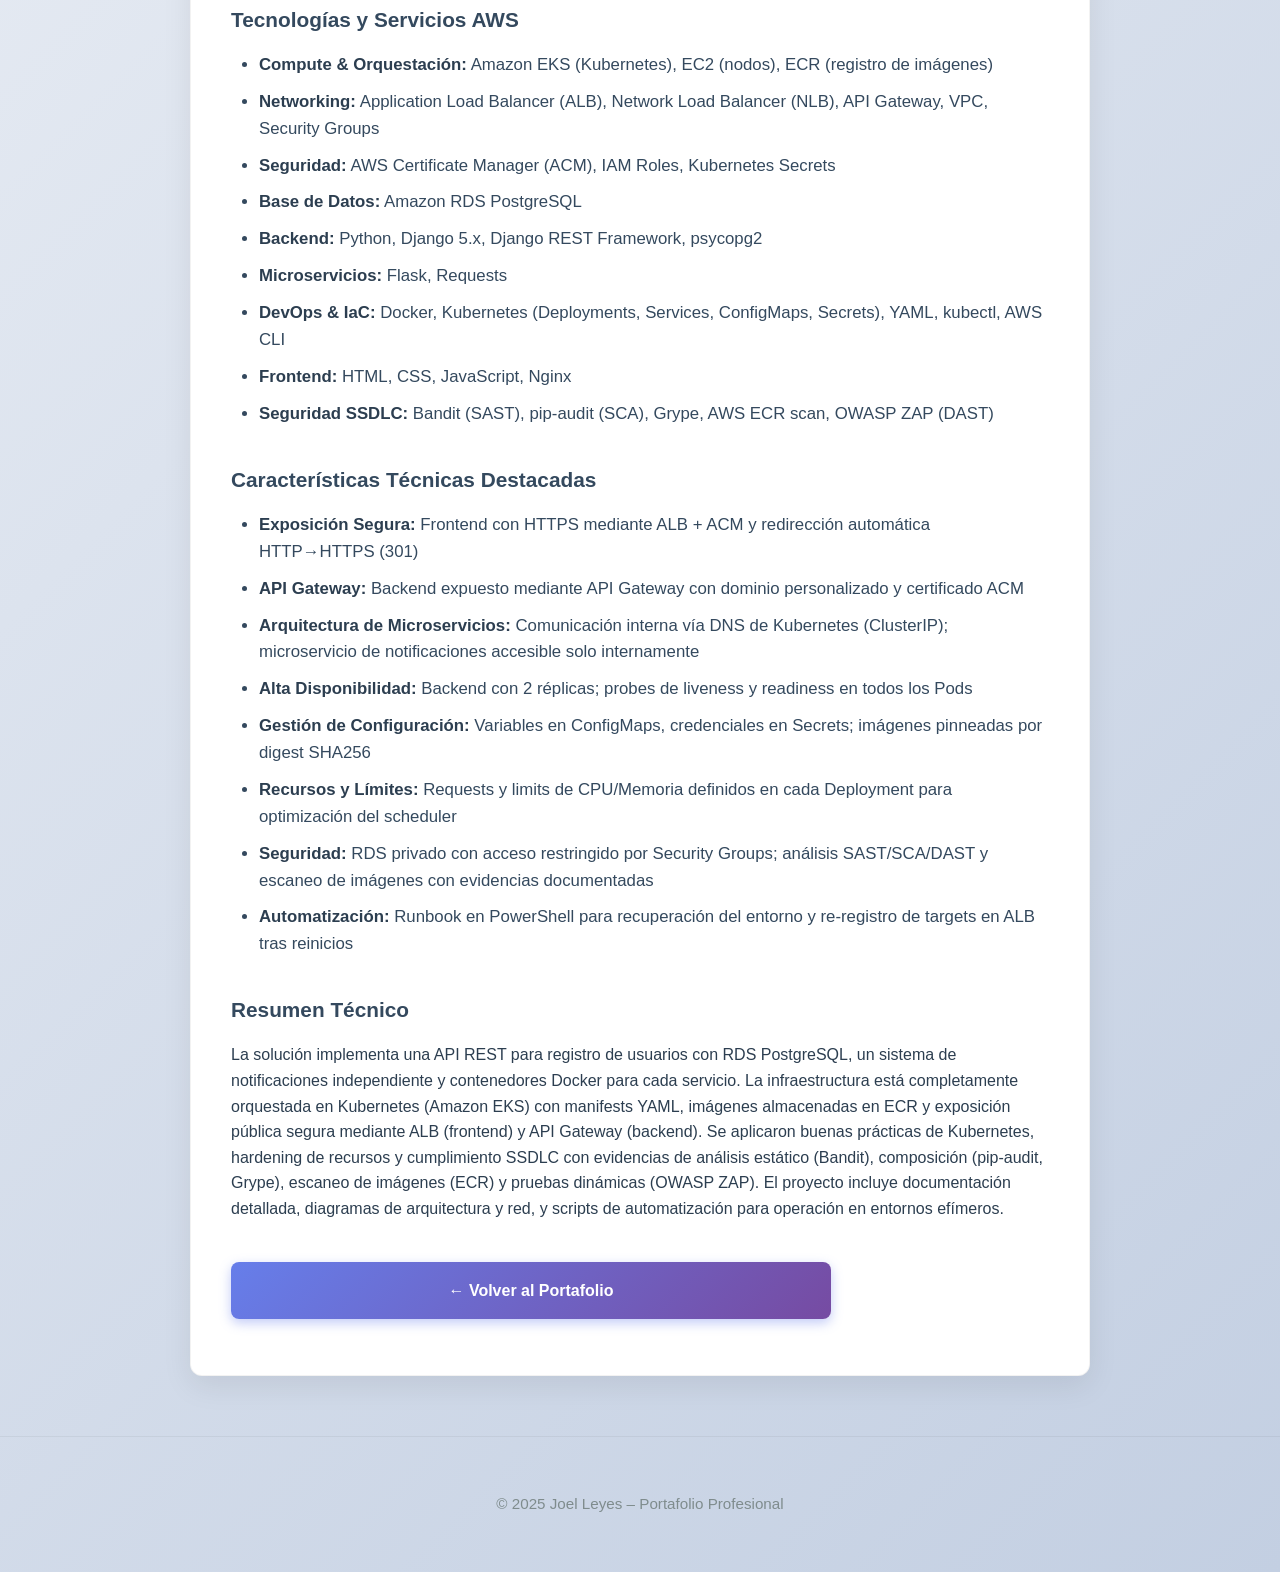
<file: Python/proyecto-registro.html>
<!DOCTYPE html>
<html lang="es">
<head>
    <meta charset="UTF-8">
    <meta name="viewport" content="width=device-width, initial-scale=1.0">
    <title>Sistema de Registro en AWS – Joel Leyes</title>
    <link rel="stylesheet" href="../css/styles.css">
</head>

<body>

    <header>
        <h1><a href="/index.html" style="color: inherit; text-decoration: none;">← Joel Leyes</a></h1>
        <p class="subtitulo">Sistema de Registro de Usuarios — Django | Python | AWS EKS | Kubernetes | RDS PostgreSQL | Microservicios</p>
    </header>

    <section class="proyecto">
        <h2>Sistema de Registro — Django | Python | AWS EKS | Kubernetes | RDS PostgreSQL | Microservicios</h2>
        <p class="descripcion">
            Aplicación full-stack desarrollada en Python (Django) y RDS PostgreSQL, desplegada en 
            Amazon EKS con arquitectura de microservicios. Implementa exposición segura mediante 
            ALB + ACM (HTTPS) para el frontend y API Gateway con dominio personalizado para el backend. 
            Incluye microservicio independiente en Flask para notificaciones y cumplimiento SSDLC 
            con pruebas de seguridad automatizadas.
        </p>

        <h3>Repositorios del Proyecto</h3>
        <ul>
            <li><a href="https://github.com/JoelLeyes/BackEnd-proyecto_registro_usuarios" target="_blank">Backend (Django + RDS PostgreSQL)</a></li>
            <li><a href="https://github.com/JoelLeyes/FrontEnd-proyecto_registro_usuarios" target="_blank">Frontend (Nginx + Static)</a></li>
            <li><a href="https://github.com/JoelLeyes/Notificaciones-proyecto_registro_usuarios" target="_blank">Microservicio de Notificaciones (Flask)</a></li>
        </ul>

        <h3>Índice</h3>
        <ul class="indice-proyecto">
            <li><a href="#arquitectura">Arquitectura</a></li>
            <li><a href="#diagramas">Diagramas</a></li>
            <li><a href="#tecnologias-servicios-aws">Tecnologías y Servicios AWS</a></li>
            <li><a href="#caracteristicas-destacadas">Características Técnicas Destacadas</a></li>
            <li><a href="#resumen-tecnico">Resumen Técnico</a></li>
        </ul>

        <h3 id="arquitectura">Arquitectura</h3>
        <p>
            El sistema está compuesto por tres microservicios dockerizados: un backend Django (API REST), 
            un microservicio Flask para notificaciones y un frontend estático con Nginx. Todos los 
            componentes fueron contenerizados, publicados en Amazon ECR y orquestados en Kubernetes (EKS). 
            El backend se conecta a RDS PostgreSQL con credenciales almacenadas en Kubernetes Secrets. 
            El frontend se expone públicamente mediante Application Load Balancer (ALB) con terminación TLS y 
            certificado de AWS Certificate Manager (ACM), mientras que el backend se publica a través de 
            Network Load Balancer (NLB) consumido por API Gateway con dominio personalizado.
        </p>

        <h3 id="diagramas">Diagramas</h3>
        <p>
            Aquí se verán los diagramas de arquitectura y red del proyecto.
        </p>
        <p>
            <a href="diagramas-registro.html" target="_blank" class="enlace-proyecto">Abrir diagramas en una nueva pestaña</a>
        </p>

        <h3 id="tecnologias-servicios-aws">Tecnologías y Servicios AWS</h3>
        <ul>
            <li><strong>Compute & Orquestación:</strong> Amazon EKS (Kubernetes), EC2 (nodos), ECR (registro de imágenes)</li>
            <li><strong>Networking:</strong> Application Load Balancer (ALB), Network Load Balancer (NLB), API Gateway, VPC, Security Groups</li>
            <li><strong>Seguridad:</strong> AWS Certificate Manager (ACM), IAM Roles, Kubernetes Secrets</li>
            <li><strong>Base de Datos:</strong> Amazon RDS PostgreSQL</li>
            <li><strong>Backend:</strong> Python, Django 5.x, Django REST Framework, psycopg2</li>
            <li><strong>Microservicios:</strong> Flask, Requests</li>
            <li><strong>DevOps & IaC:</strong> Docker, Kubernetes (Deployments, Services, ConfigMaps, Secrets), YAML, kubectl, AWS CLI</li>
            <li><strong>Frontend:</strong> HTML, CSS, JavaScript, Nginx</li>
            <li><strong>Seguridad SSDLC:</strong> Bandit (SAST), pip-audit (SCA), Grype, AWS ECR scan, OWASP ZAP (DAST)</li>
        </ul>

        <h3 id="caracteristicas-destacadas">Características Técnicas Destacadas</h3>
        <ul>
            <li><strong>Exposición Segura:</strong> Frontend con HTTPS mediante ALB + ACM y redirección automática HTTP→HTTPS (301)</li>
            <li><strong>API Gateway:</strong> Backend expuesto mediante API Gateway con dominio personalizado y certificado ACM</li>
            <li><strong>Arquitectura de Microservicios:</strong> Comunicación interna vía DNS de Kubernetes (ClusterIP); microservicio de notificaciones accesible solo internamente</li>
            <li><strong>Alta Disponibilidad:</strong> Backend con 2 réplicas; probes de liveness y readiness en todos los Pods</li>
            <li><strong>Gestión de Configuración:</strong> Variables en ConfigMaps, credenciales en Secrets; imágenes pinneadas por digest SHA256</li>
            <li><strong>Recursos y Límites:</strong> Requests y limits de CPU/Memoria definidos en cada Deployment para optimización del scheduler</li>
            <li><strong>Seguridad:</strong> RDS privado con acceso restringido por Security Groups; análisis SAST/SCA/DAST y escaneo de imágenes con evidencias documentadas</li>
            <li><strong>Automatización:</strong> Runbook en PowerShell para recuperación del entorno y re-registro de targets en ALB tras reinicios</li>
        </ul>

        <h3 id="resumen-tecnico">Resumen Técnico</h3>
        <p>
            La solución implementa una API REST para registro de usuarios con RDS PostgreSQL, 
            un sistema de notificaciones independiente y contenedores Docker para cada servicio. 
            La infraestructura está completamente orquestada en Kubernetes (Amazon EKS) con manifests YAML, 
            imágenes almacenadas en ECR y exposición pública segura mediante ALB (frontend) y API Gateway (backend). 
            Se aplicaron buenas prácticas de Kubernetes, hardening de recursos y cumplimiento SSDLC con evidencias 
            de análisis estático (Bandit), composición (pip-audit, Grype), escaneo de imágenes (ECR) y pruebas 
            dinámicas (OWASP ZAP). El proyecto incluye documentación detallada, diagramas de arquitectura y red, 
            y scripts de automatización para operación en entornos efímeros.
        </p>

        <p style="margin-top: 40px; text-align: center;">
            <a href="/index.html" class="enlace-proyecto">← Volver al Portafolio</a>
        </p>

    </section>

    <footer>
        <p>© 2025 Joel Leyes – Portafolio Profesional</p>
    </footer>

</body>
</html>
</file>
<file: css/styles.css>
* {
    box-sizing: border-box;
}

body {
    font-family: -apple-system, BlinkMacSystemFont, 'Segoe UI', 'Roboto', 'Oxygen', 'Ubuntu', 'Cantarell', sans-serif;
    margin: 0;
    padding: 0;
    background: linear-gradient(135deg, #f5f7fa 0%, #c3cfe2 100%);
    min-height: 100vh;
    color: #2c3e50;
    line-height: 1.6;
}

header {
    text-align: center;
    padding: 60px 20px;
    background: linear-gradient(135deg, #667eea 0%, #764ba2 100%);
    color: white;
    box-shadow: 0 8px 16px rgba(0, 0, 0, 0.1);
    margin-bottom: 20px;
}

h1 {
    font-size: 3rem;
    margin: 0;
    font-weight: 700;
    letter-spacing: -1px;
}

.subtitulo {
    margin-top: 12px;
    font-size: 1.2rem;
    font-weight: 300;
    opacity: 0.95;
    letter-spacing: 0.5px;
}

h2 {
    font-size: 2rem;
    color: #2c3e50;
    font-weight: 700;
    margin-top: 0;
}

h3 {
    font-size: 1.3rem;
    color: #34495e;
    font-weight: 600;
    margin-top: 35px;
    margin-bottom: 15px;
}

.indice-proyecto {
    margin: 10px 0 28px;
    padding: 16px 22px 16px 38px;
    background: rgba(102, 126, 234, 0.05);
    border-left: 4px solid #667eea;
    border-radius: 10px;
}

.indice-proyecto li {
    margin: 0 0 12px;
    padding-left: 4px;
}

.indice-proyecto a {
    color: #2c3e50;
    font-weight: 600;
    font-size: 1rem;
}

.indice-proyecto a:hover {
    color: #667eea;
    text-decoration: underline;
}

.proyectos-nav {
    max-width: 900px;
    margin: 30px auto;
    text-align: center;
    padding: 20px;
}

.proyectos-nav h2 {
    color: #2c3e50;
    margin-top: 0;
}

.links-proyectos {
    display: flex;
    flex-direction: column;
    gap: 16px;
    justify-content: center;
    align-items: center;
    margin: 30px 0;
}

.enlace-proyecto {
    display: block;
    padding: 16px 28px;
    background: linear-gradient(135deg, #667eea 0%, #764ba2 100%);
    color: white;
    border-radius: 8px;
    text-decoration: none;
    font-weight: 600;
    font-size: 1rem;
    transition: all 0.3s ease;
    box-shadow: 0 4px 12px rgba(102, 126, 234, 0.4);
    width: 100%;
    max-width: 600px;
    word-break: break-word;
}

.enlace-proyecto:hover {
    background: linear-gradient(135deg, #764ba2 0%, #667eea 100%);
    transform: translateY(-3px);
    box-shadow: 0 8px 20px rgba(102, 126, 234, 0.6);
    text-decoration: none;
}

.proyecto {
    max-width: 900px;
    margin: 30px auto;
    background: #ffffff;
    padding: 40px;
    border-radius: 12px;
    box-shadow: 0 10px 30px rgba(0, 0, 0, 0.08);
    border: 1px solid rgba(0, 0, 0, 0.05);
}

.proyecto h2 {
    color: #2c3e50;
    border-bottom: 3px solid #667eea;
    padding-bottom: 12px;
    display: inline-block;
}

.descripcion {
    font-size: 1.1rem;
    color: #34495e;
    line-height: 1.8;
    margin: 20px 0;
}

ul {
    padding-left: 28px;
}

ul li {
    margin-bottom: 10px;
    color: #34495e;
    font-size: 1.05rem;
}

strong {
    color: #2c3e50;
    font-weight: 600;
}

a {
    color: #667eea;
    text-decoration: none;
    font-weight: 500;
    transition: color 0.3s ease;
}

a:hover {
    color: #764ba2;
    text-decoration: underline;
}

.imagen-ejemplo {
    max-width: 100%;
    height: auto;
    display: block;
    border-radius: 8px;
    margin: 30px auto;
    box-shadow: 0 6px 16px rgba(0, 0, 0, 0.1);
    border: 1px solid rgba(0, 0, 0, 0.08);
}

footer {
    text-align: center;
    padding: 40px 20px;
    color: #7f8c8d;
    font-size: 0.95rem;
    margin-top: 60px;
    border-top: 1px solid rgba(0, 0, 0, 0.05);
    font-weight: 500;
}

body.pagina-diagramas {
    background:
        radial-gradient(circle at top, rgba(255, 255, 255, 0.92) 0%, rgba(255, 255, 255, 0.75) 28%, rgba(236, 242, 255, 0.9) 68%, rgba(223, 232, 251, 1) 100%);
}

body.pagina-diagramas header {
    background: linear-gradient(135deg, #4f68e8 0%, #2f80ed 100%);
}

body.pagina-diagramas .proyecto {
    max-width: 1320px;
    background: rgba(255, 255, 255, 0.92);
    backdrop-filter: blur(10px);
}

body.pagina-proyecto-agenda {
    background:
        radial-gradient(circle at top, rgba(255, 255, 255, 0.94) 0%, rgba(240, 244, 255, 0.92) 35%, rgba(222, 232, 250, 1) 100%);
}

body.pagina-proyecto-agenda header {
    background: linear-gradient(135deg, #1d4ed8 0%, #4f46e5 100%);
}

body.pagina-proyecto-agenda .proyecto {
    max-width: 1320px;
    background: rgba(255, 255, 255, 0.94);
    backdrop-filter: blur(10px);
}

.project-hero {
    margin-bottom: 28px;
    padding: 28px;
    border-radius: 24px;
    background: linear-gradient(135deg, rgba(79, 104, 232, 0.09), rgba(47, 128, 237, 0.04));
    border: 1px solid rgba(79, 104, 232, 0.14);
}

.project-hero h2 {
    margin-bottom: 14px;
    border-bottom: 0;
    display: block;
    padding-bottom: 0;
}

.stack-chips {
    display: flex;
    flex-wrap: wrap;
    gap: 10px;
    margin-top: 20px;
}

.stack-chips span {
    display: inline-flex;
    align-items: center;
    padding: 8px 14px;
    border-radius: 999px;
    background: rgba(255, 255, 255, 0.96);
    border: 1px solid rgba(79, 104, 232, 0.16);
    color: #3551c7;
    font-weight: 700;
    font-size: 0.95rem;
    box-shadow: 0 8px 18px rgba(32, 48, 96, 0.08);
}

.panel-grid {
    display: grid;
    grid-template-columns: repeat(2, minmax(0, 1fr));
    gap: 20px;
    margin: 24px 0 10px;
}

.info-card {
    background: rgba(255, 255, 255, 0.98);
    border: 1px solid rgba(84, 110, 255, 0.12);
    border-radius: 20px;
    padding: 22px 22px 18px;
    box-shadow: 0 14px 30px rgba(32, 48, 96, 0.08);
}

.info-card h3 {
    margin-top: 0;
    font-size: 1.15rem;
}

.info-card ul {
    padding-left: 20px;
    margin-bottom: 0;
}

.repo-list {
    list-style: none;
    padding-left: 0;
    display: grid;
    gap: 12px;
}

.repo-list li {
    margin: 0;
}

.repo-list a {
    display: block;
    padding: 14px 18px;
    border-radius: 14px;
    background: linear-gradient(135deg, rgba(79, 104, 232, 0.08), rgba(47, 128, 237, 0.04));
    border: 1px solid rgba(79, 104, 232, 0.12);
    box-shadow: 0 8px 18px rgba(32, 48, 96, 0.06);
}

.tech-grid {
    display: grid;
    grid-template-columns: repeat(2, minmax(0, 1fr));
    gap: 18px;
    margin: 18px 0 8px;
}

.tech-card {
    background: rgba(255, 255, 255, 0.98);
    border: 1px solid rgba(84, 110, 255, 0.12);
    border-radius: 18px;
    padding: 18px 18px 16px;
    box-shadow: 0 12px 28px rgba(32, 48, 96, 0.08);
}

.tech-card h4 {
    margin: 0 0 12px;
    color: #2c3e50;
    font-size: 1.05rem;
}

.tech-card ul {
    padding-left: 20px;
    margin-bottom: 0;
}

.diagramas-portada {
    margin-bottom: 32px;
}

.diagramas-etiqueta {
    display: inline-flex;
    align-items: center;
    gap: 8px;
    margin: 0 0 12px;
    padding: 7px 14px;
    border-radius: 999px;
    background: rgba(79, 104, 232, 0.09);
    color: #3551c7;
    font-size: 0.9rem;
    font-weight: 700;
    letter-spacing: 0.08em;
    text-transform: uppercase;
}

.diagramas-portada h2 {
    margin-bottom: 12px;
}

.galeria-diagramas {
    display: grid;
    gap: 28px;
}

.diagrama-card {
    margin: 0;
    padding: 0;
    border-radius: 24px;
    background: linear-gradient(180deg, rgba(255, 255, 255, 0.98) 0%, rgba(248, 250, 255, 0.98) 100%);
    border: 1px solid rgba(84, 110, 255, 0.12);
    box-shadow: 0 18px 40px rgba(32, 48, 96, 0.10);
    overflow: hidden;
    position: relative;
}

.diagrama-card::before {
    content: "";
    position: absolute;
    inset: 0 auto auto 0;
    width: 100%;
    height: 5px;
    background: linear-gradient(90deg, #5c63ff 0%, #3aa0ff 50%, #26d0ce 100%);
}

.diagrama-card-software::before {
    background: linear-gradient(90deg, #7a4df6 0%, #4f68e8 100%);
}

.diagrama-card-infra::before {
    background: linear-gradient(90deg, #2f80ed 0%, #2cb67d 100%);
}

.diagrama-card-deploy::before {
    background: linear-gradient(90deg, #f59e0b 0%, #ef4444 100%);
}

.diagrama-cabecera {
    display: grid;
    grid-template-columns: auto 1fr;
    gap: 16px;
    align-items: start;
    margin-bottom: 0;
    padding: 24px 24px 18px;
}

.diagrama-numero {
    display: inline-flex;
    align-items: center;
    justify-content: center;
    width: 56px;
    height: 56px;
    border-radius: 18px;
    background: linear-gradient(135deg, rgba(79, 104, 232, 0.16), rgba(47, 128, 237, 0.16));
    color: #3551c7;
    font-size: 1rem;
    font-weight: 800;
    letter-spacing: 0.08em;
}

.diagrama-cabecera h3 {
    margin: 0 0 6px;
    font-size: 1.4rem;
}

.diagrama-cabecera p {
    margin: 0;
    color: #516072;
    font-size: 1rem;
}

.diagrama-imagen {
    width: 100%;
    height: auto;
    display: block;
    border-radius: 0 0 24px 24px;
    border-top: 1px solid rgba(84, 110, 255, 0.12);
    border-bottom: 0;
    border-left: 0;
    border-right: 0;
    box-shadow: none;
    background: white;
}

.diagramas-cierre {
    margin: 26px 0 0;
    padding: 16px 18px;
    border-radius: 14px;
    background: rgba(79, 104, 232, 0.06);
    color: #44546a;
    font-size: 1rem;
}

/* Responsive Design */
@media (max-width: 768px) {
    header {
        padding: 40px 15px;
    }

    h1 {
        font-size: 2.2rem;
    }

    .subtitulo {
        font-size: 1rem;
    }

    h2 {
        font-size: 1.6rem;
    }

    .proyecto {
        margin: 20px 15px;
        padding: 25px;
    }

    .enlace-proyecto {
        padding: 14px 20px;
        font-size: 0.95rem;
    }

    .links-proyectos {
        gap: 12px;
        align-items: stretch;
    }

    .indice-proyecto {
        padding: 14px 18px 14px 34px;
    }

    .indice-proyecto a {
        font-size: 0.98rem;
    }

    body.pagina-diagramas .proyecto {
        margin: 20px 12px;
        padding: 22px;
    }

    .diagrama-card {
        border-radius: 18px;
    }

    .diagrama-cabecera {
        grid-template-columns: 1fr;
        gap: 10px;
        padding: 18px 18px 14px;
    }

    .diagrama-numero {
        width: 48px;
        height: 48px;
        border-radius: 15px;
    }

    .diagrama-cabecera h3 {
        font-size: 1.2rem;
    }

    .diagrama-cabecera p {
        font-size: 0.96rem;
    }

    .project-hero {
        padding: 20px;
        border-radius: 18px;
    }

    .stack-chips {
        gap: 8px;
    }

    .stack-chips span {
        font-size: 0.88rem;
        padding: 7px 12px;
    }

    .panel-grid,
    .tech-grid {
        grid-template-columns: 1fr;
    }

    .info-card,
    .tech-card {
        padding: 18px 18px 16px;
        border-radius: 16px;
    }

    .repo-list a {
        padding: 12px 14px;
    }

    .diagrama-imagen {
        border-radius: 0 0 18px 18px;
    }
}
</file>
<file: Laboratorio3_Juegos/styles.css>
* {
	box-sizing: border-box;
}

body {
	margin: 0;
	font-family: Arial, sans-serif;
	background: #f2f4f8;
	color: #1f2937;
}

.contenedor {
	max-width: 920px;
	margin: 32px auto;
	padding: 24px;
	background: #ffffff;
	border-radius: 10px;
	border: 1px solid #dbe2ea;
}

.encabezado {
	text-align: center;
	margin-bottom: 20px;
}

.encabezado h1 {
	margin: 0 0 8px;
}

.encabezado p {
	margin: 0;
}

.area-juego {
	margin-bottom: 20px;
}

#gameCanvas {
	width: 100%;
	max-width: 800px;
	height: auto;
	display: block;
	margin: 0 auto;
	border: 2px solid #c7d2df;
	background: #111827;
}

.panel {
	border: 1px solid #dbe2ea;
	border-radius: 8px;
	padding: 16px;
}

.panel h2 {
	margin: 0 0 8px;
	font-size: 1.1rem;
}

.panel p {
	margin: 6px 0;
}

.hint {
	margin-top: 8px;
	font-size: 0.95rem;
	color: #334155;
}

#startBtn {
	margin-top: 12px;
	padding: 10px 18px;
	border: 0;
	border-radius: 6px;
	background: #2563eb;
	color: #ffffff;
	cursor: pointer;
}
</file>
